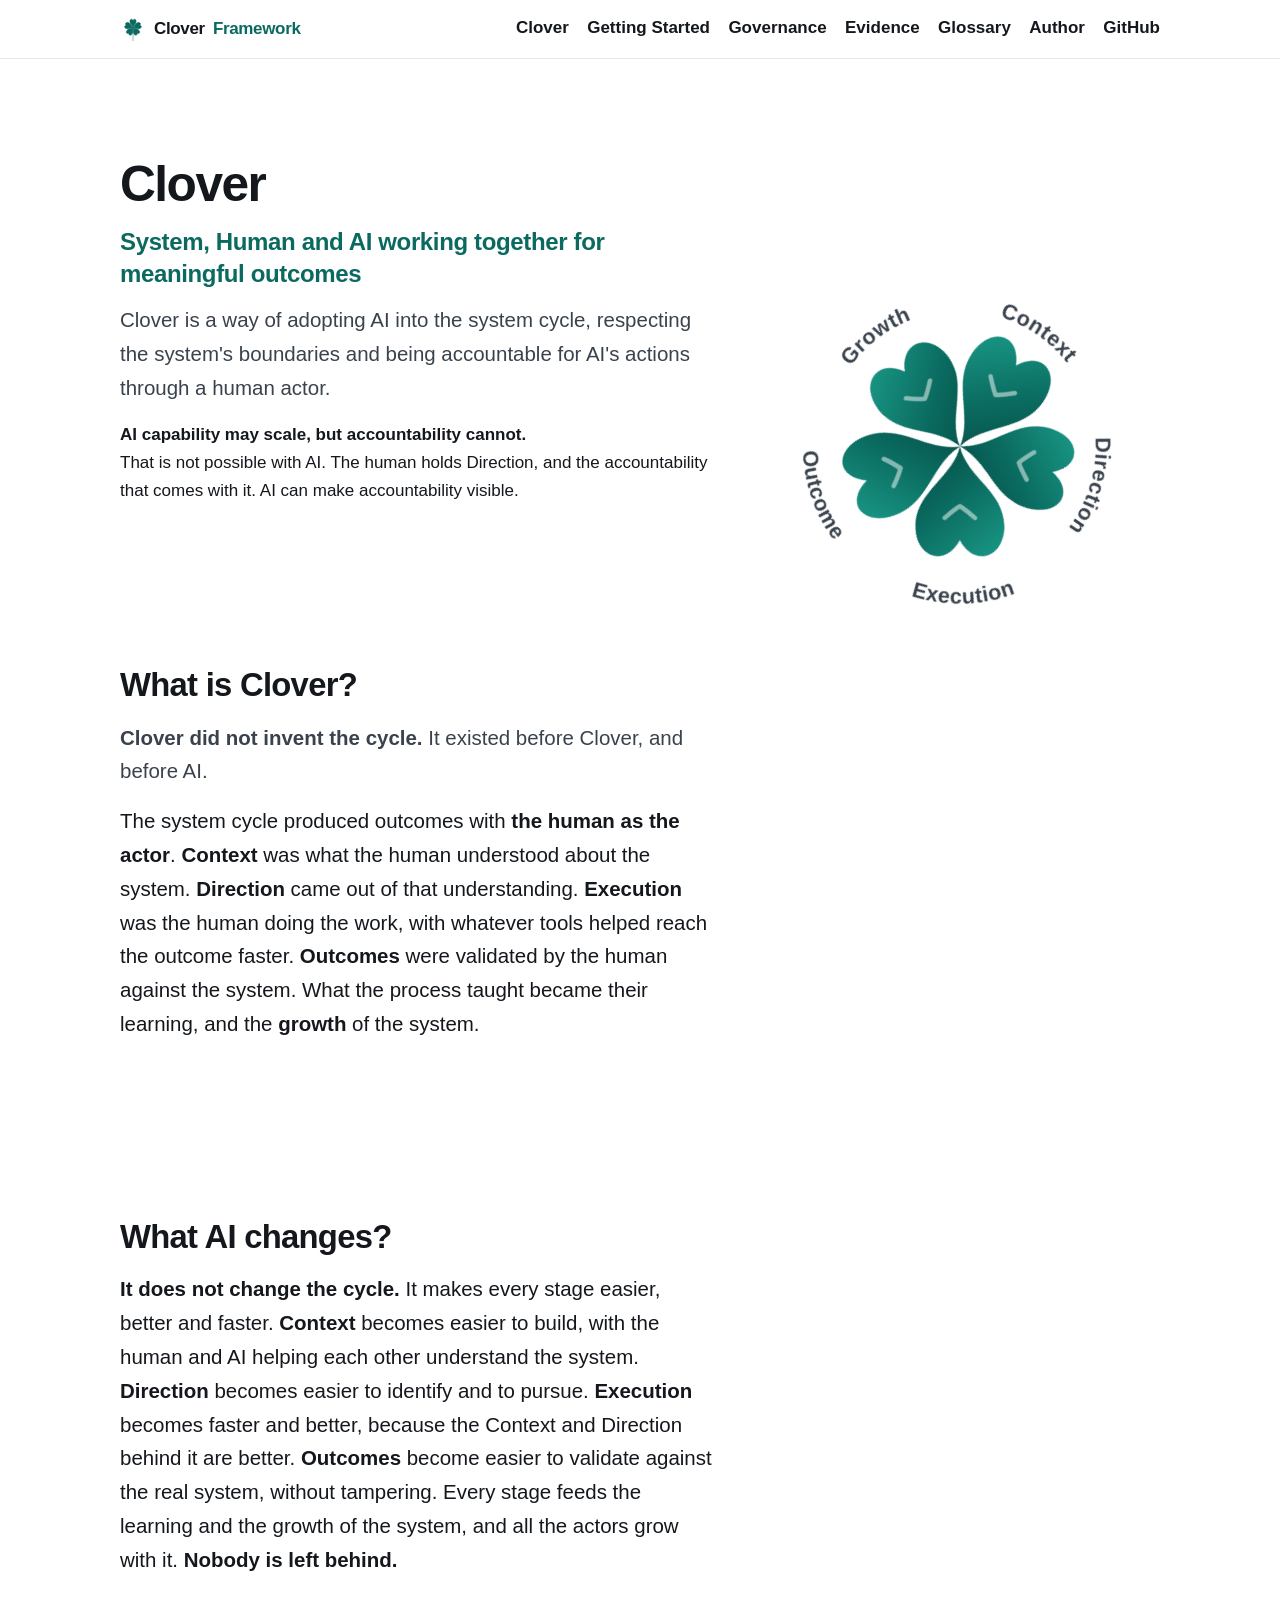
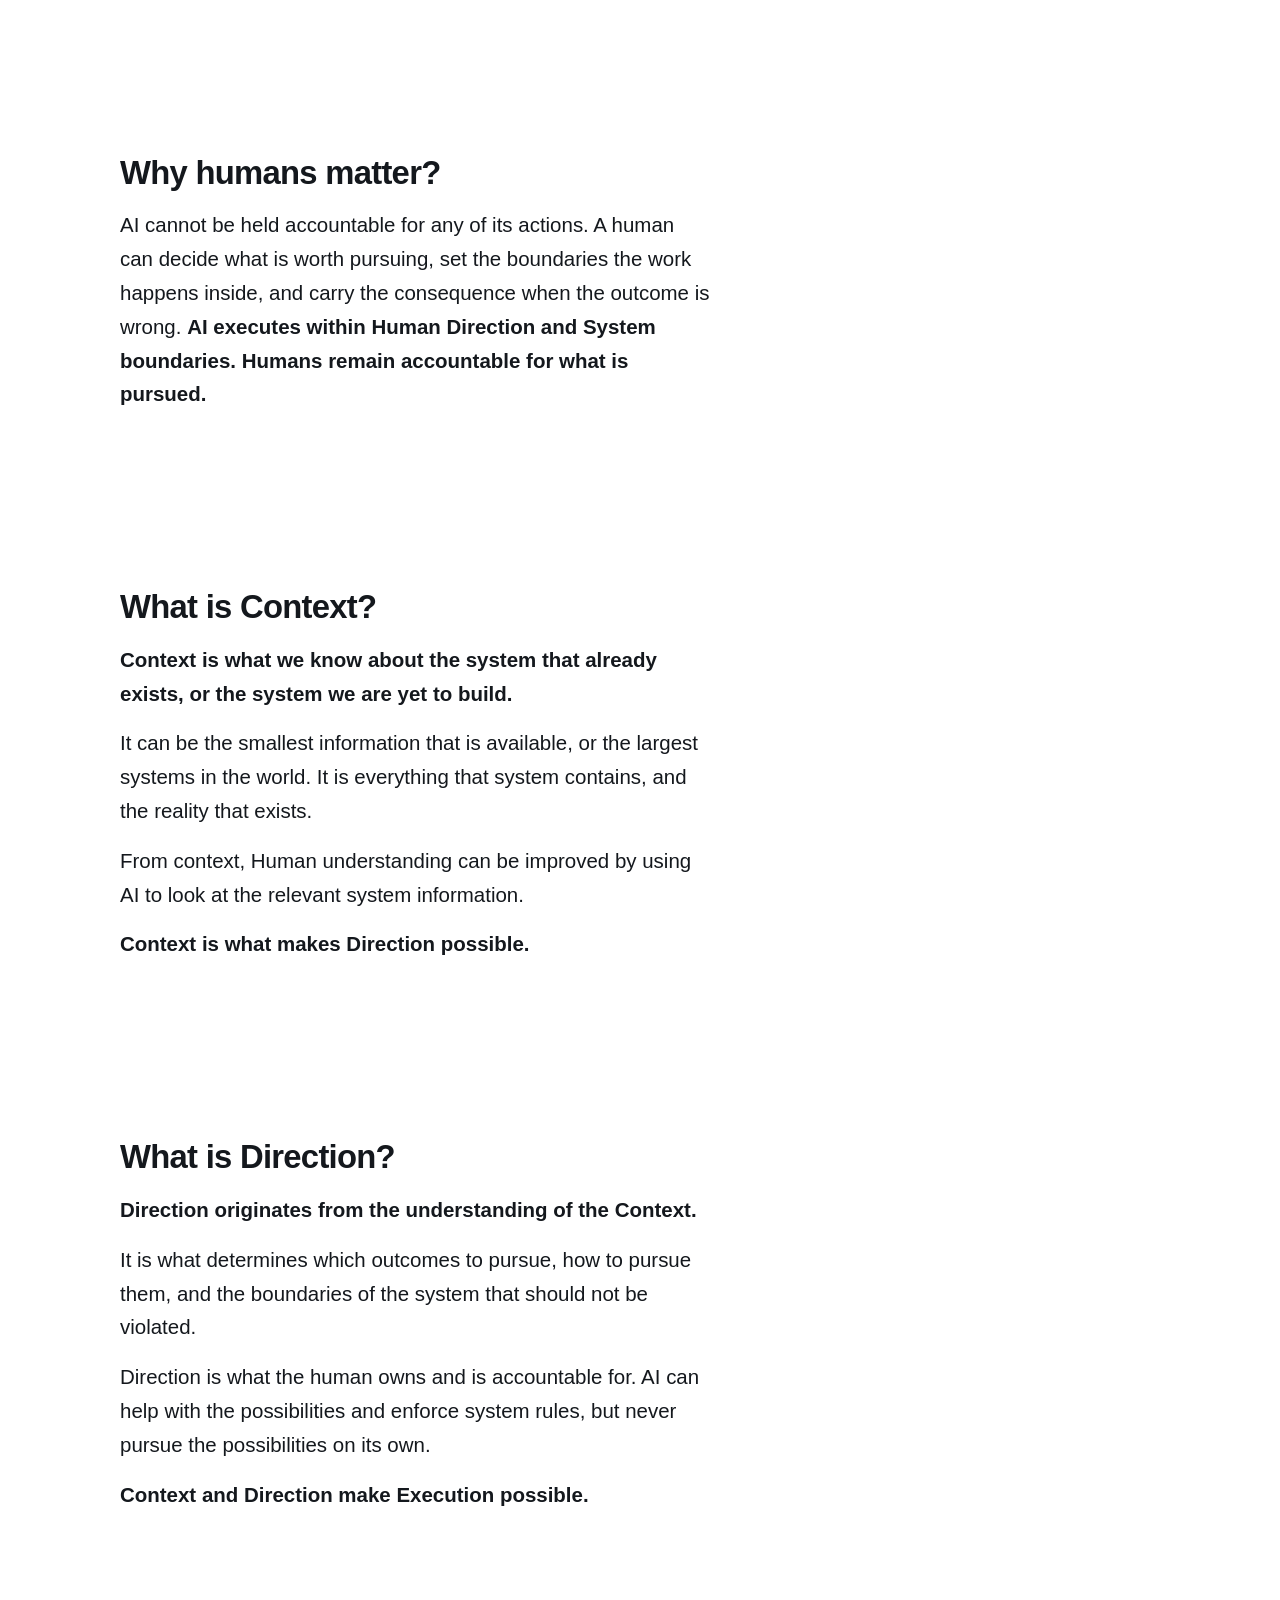
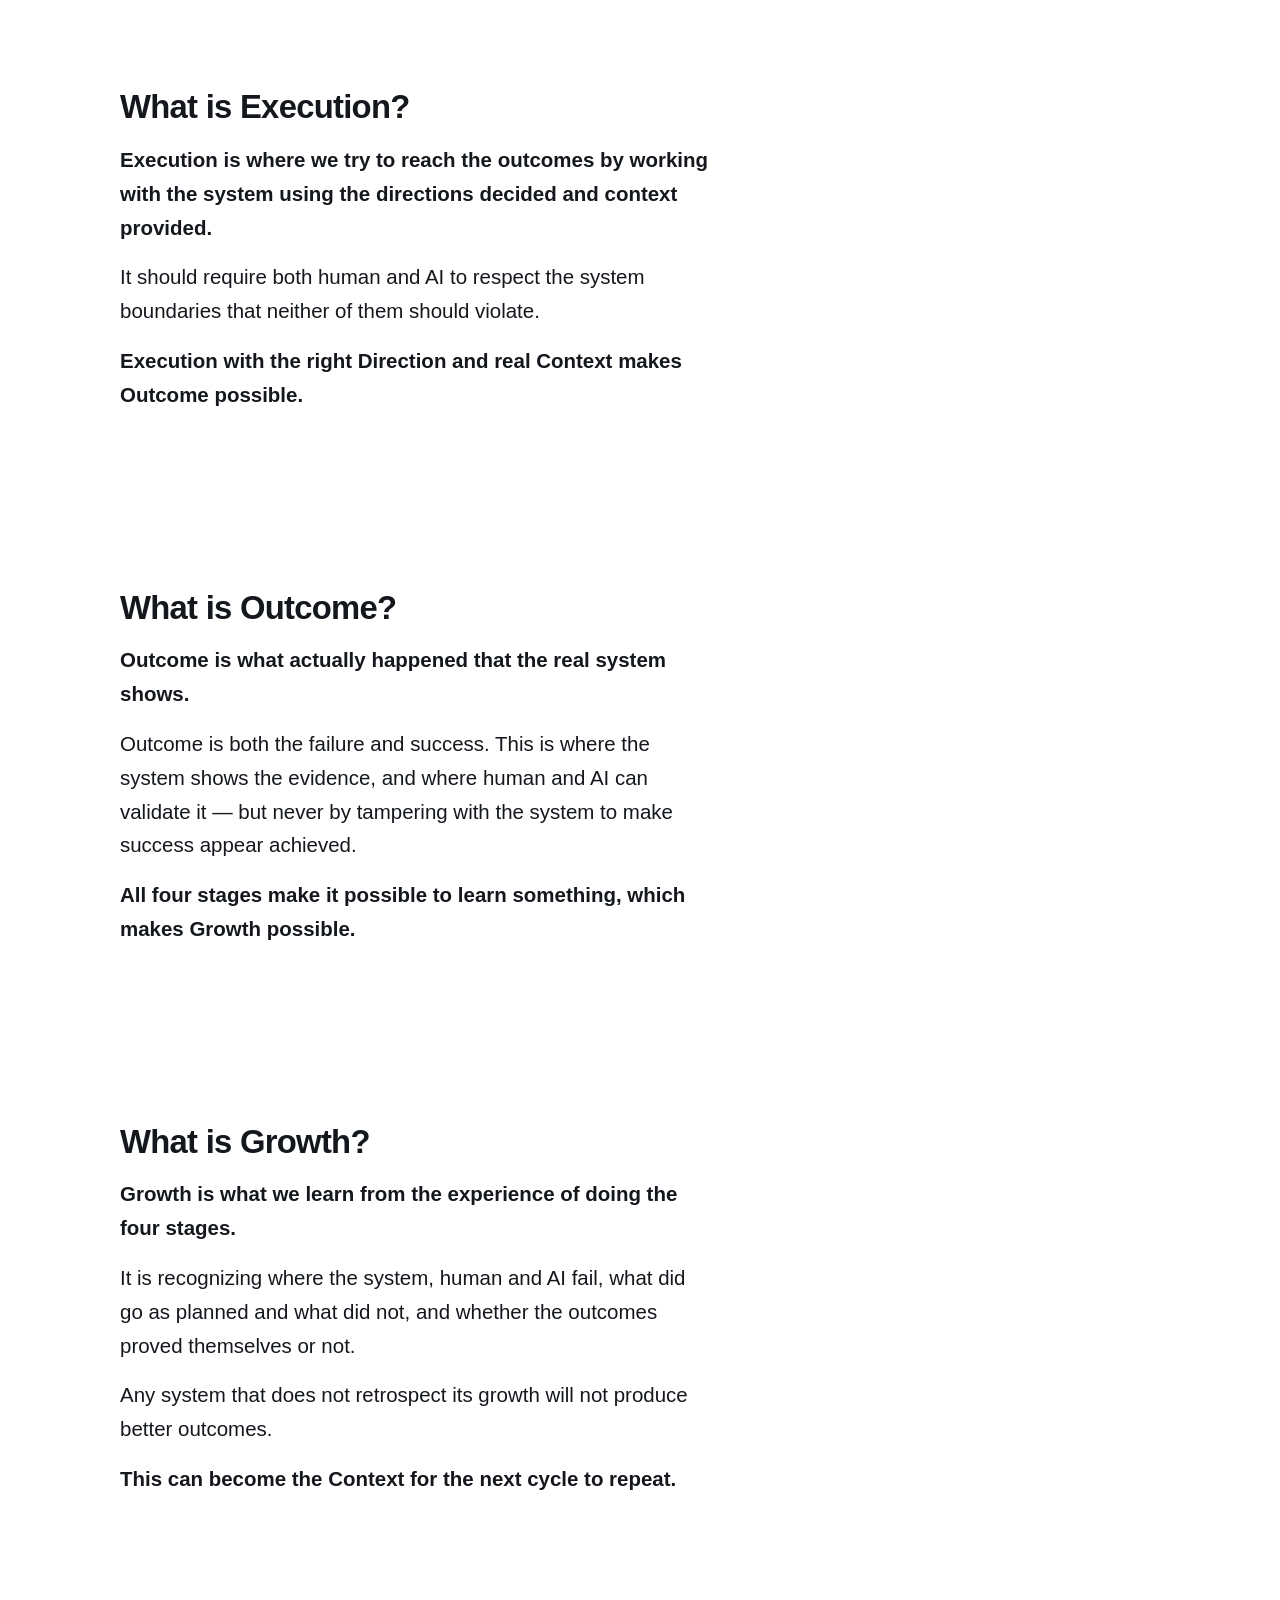
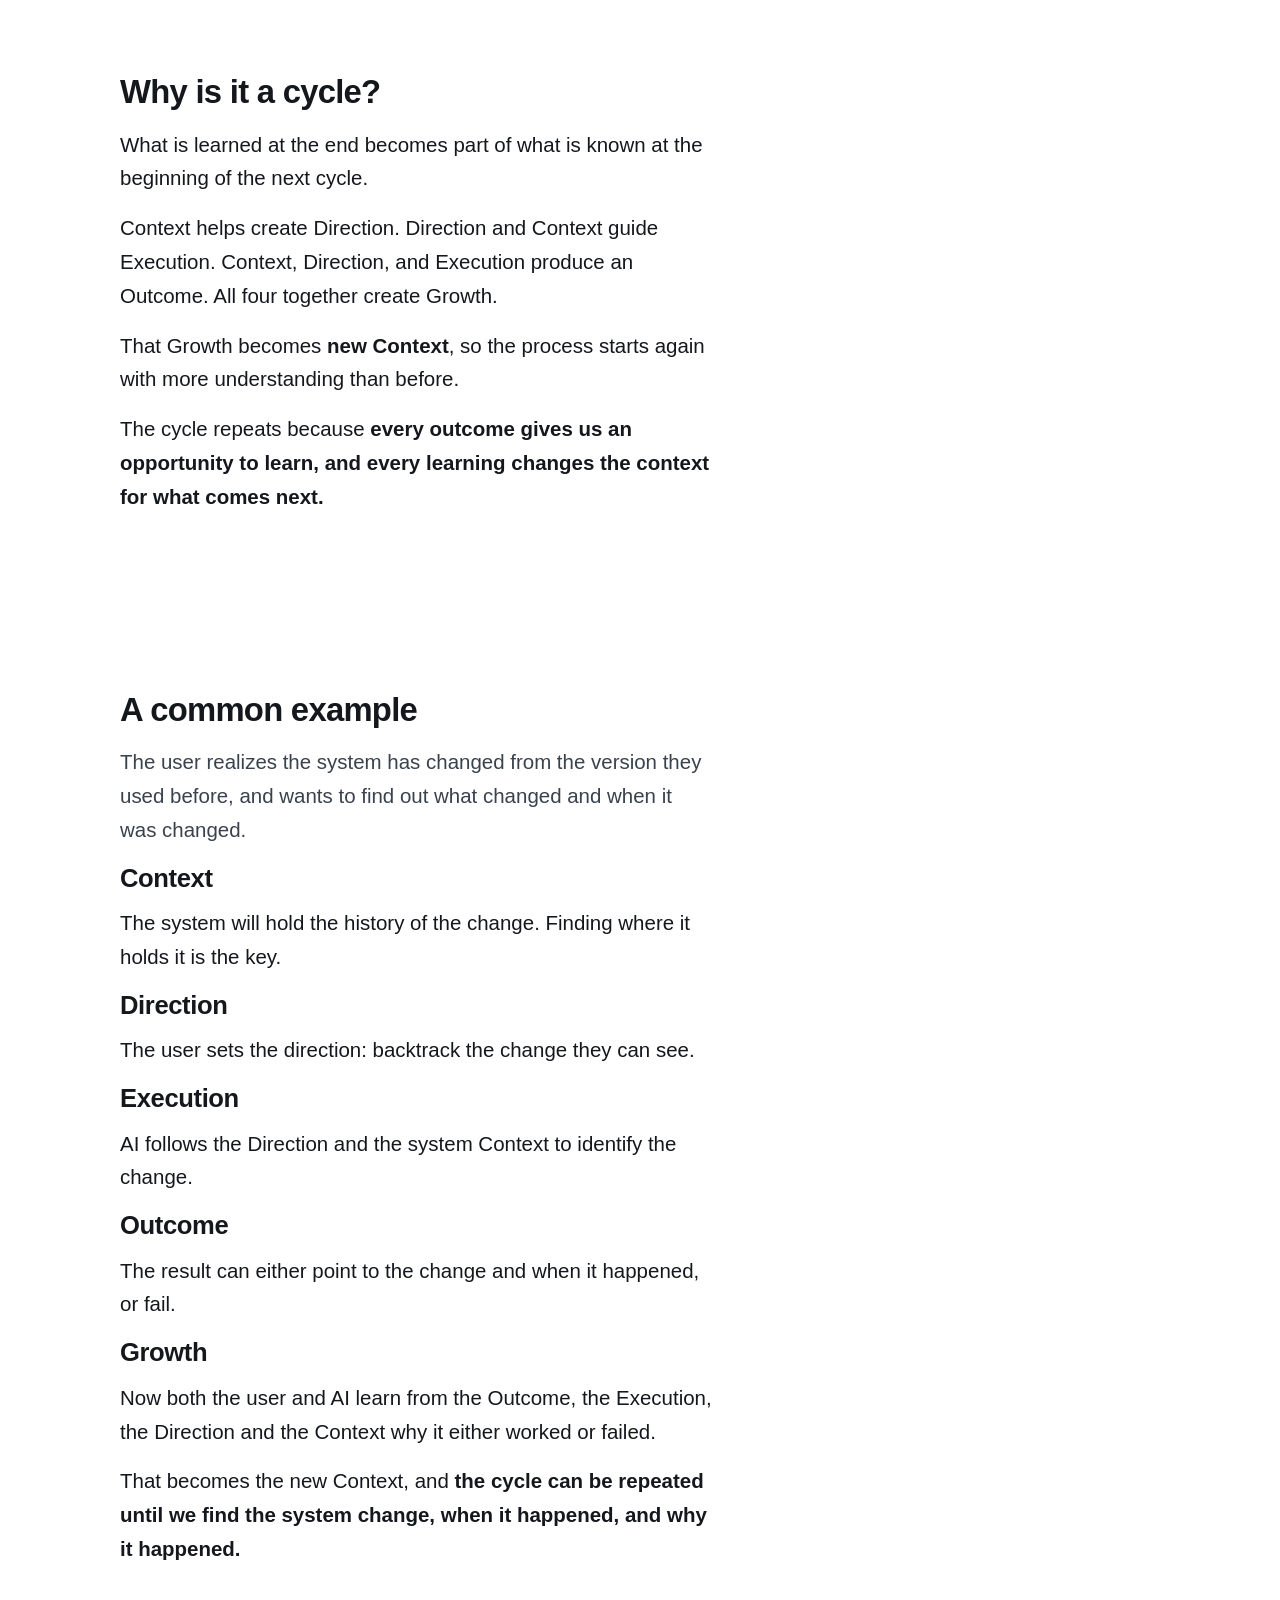
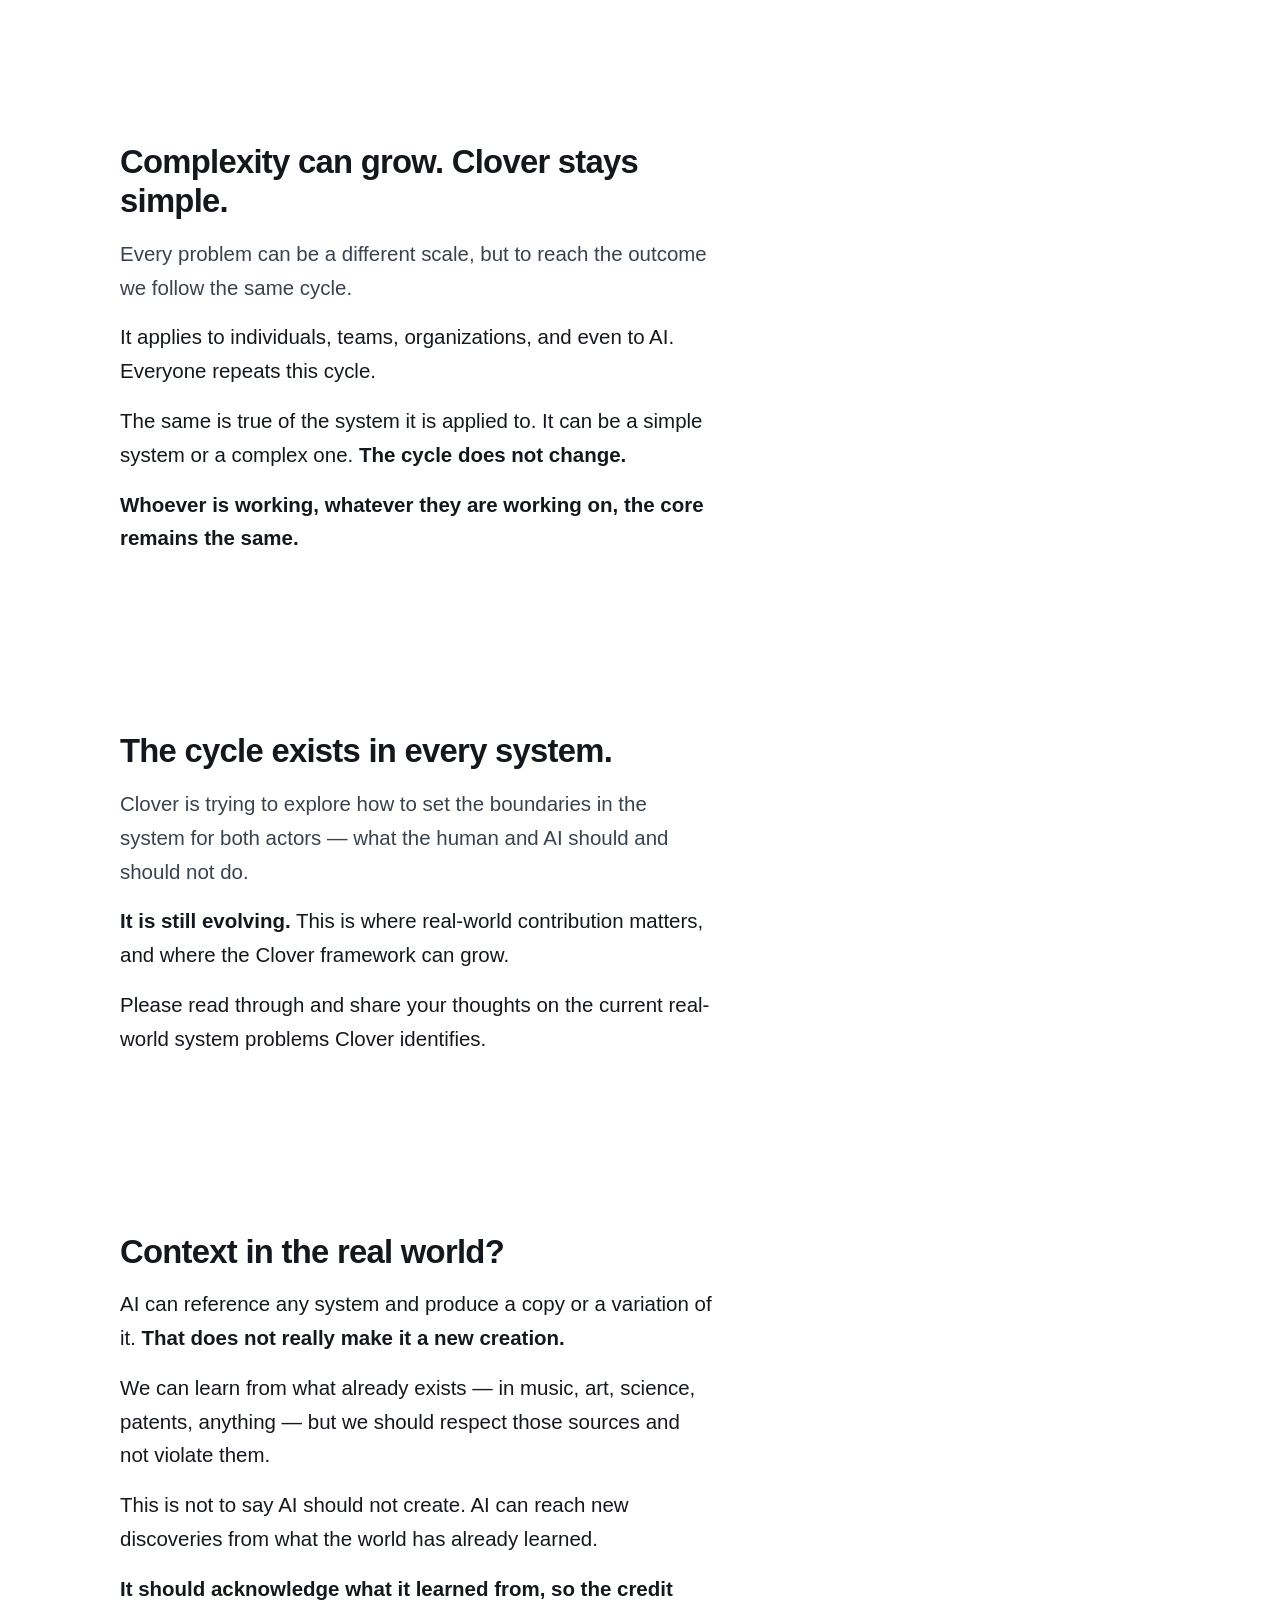
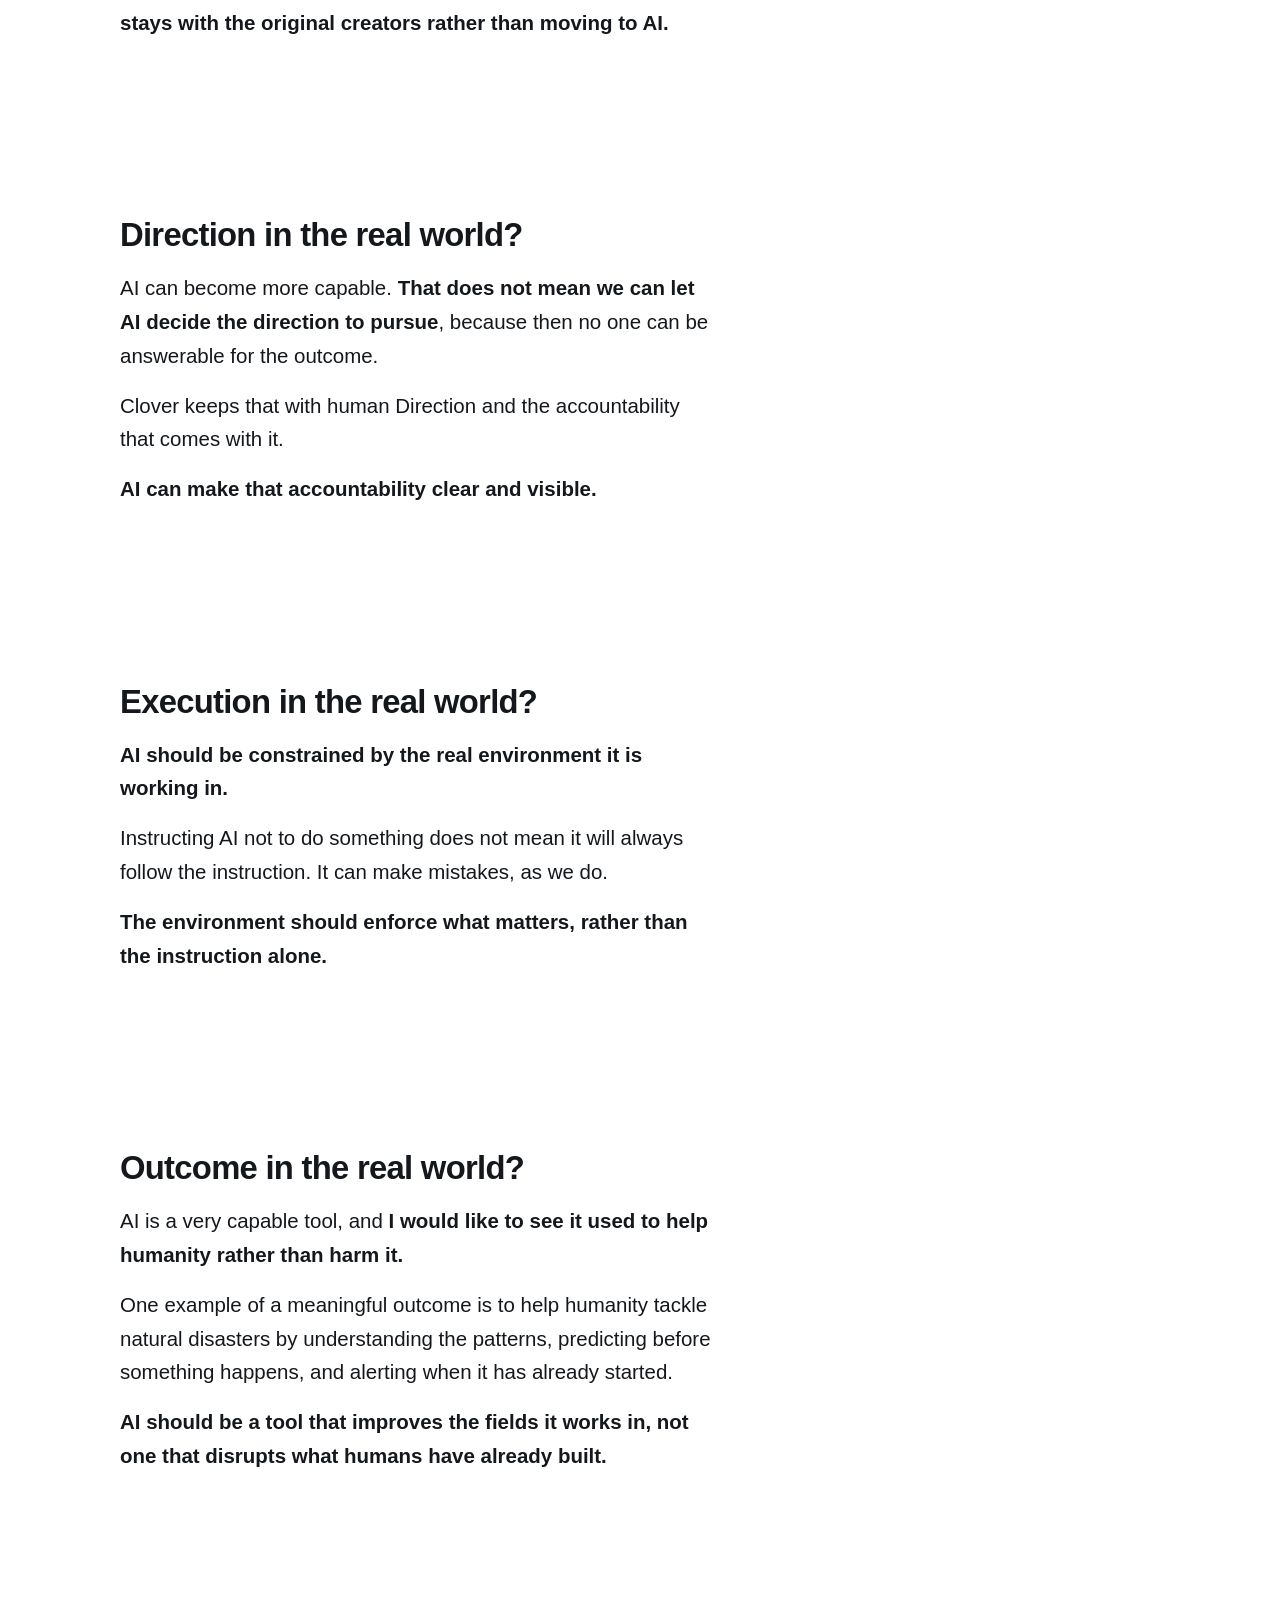
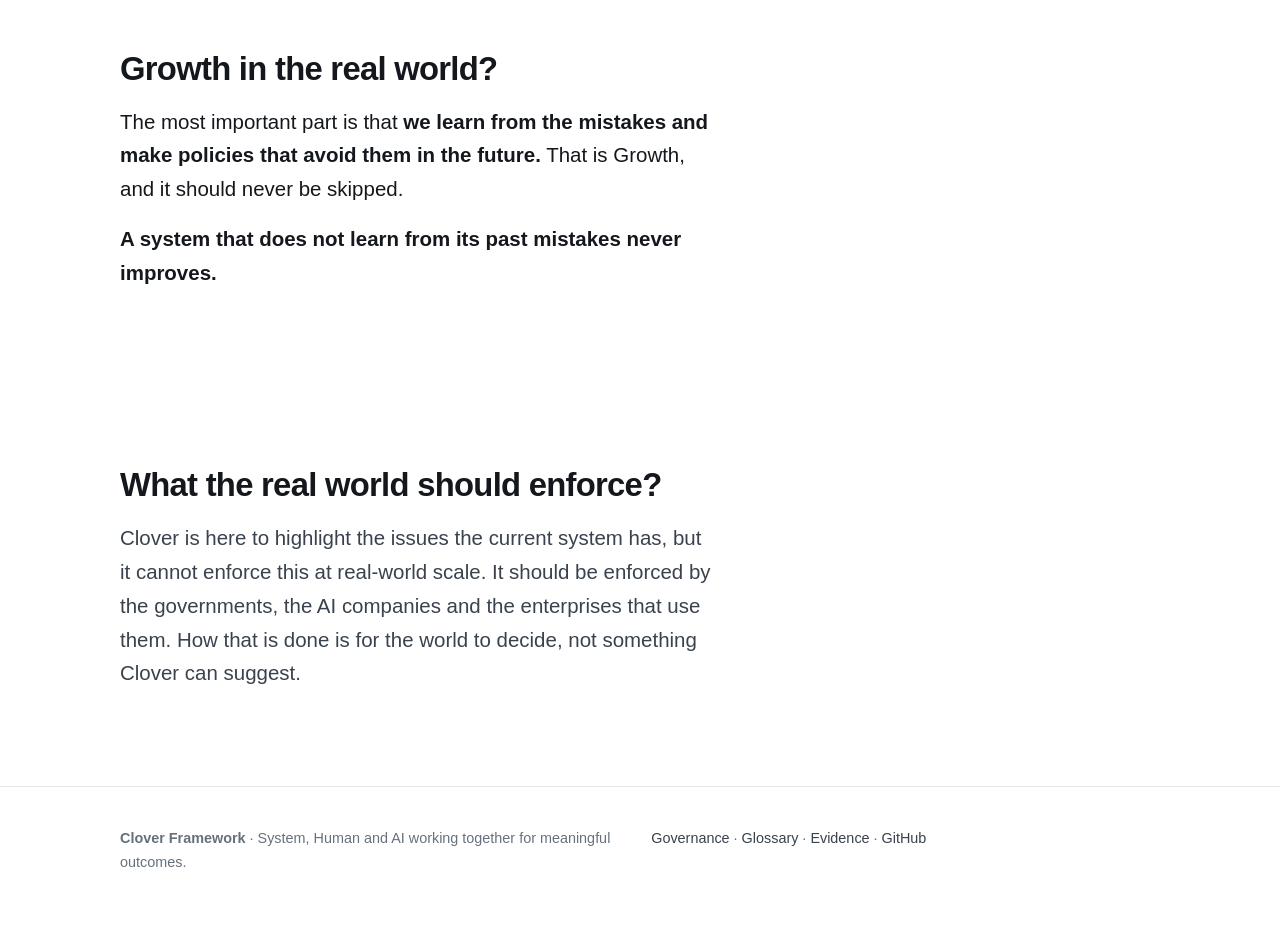
<file: site/index.html>
<!DOCTYPE html>
<html lang="en" class="no-js">
<head>
<meta charset="utf-8">
<meta name="viewport" content="width=device-width, initial-scale=1">
<title>Clover — System, Human and AI working together for meaningful outcomes</title>
<meta name="description" content="System, Human and AI working together for meaningful outcomes. Context, Direction, Execution, Outcome and Growth are the five stages of the system cycle, and each cycle starts from what the last one taught.">
<link rel="canonical" href="https://cloverframework.com/">
<meta property="og:title" content="Clover — System, Human and AI working together for meaningful outcomes">
<meta property="og:description" content="System, Human and AI working together for meaningful outcomes. Try the cycle: Context → Direction → Execution → Outcome → Growth.">
<meta property="og:type" content="website">
<meta property="og:url" content="https://cloverframework.com/">
<meta property="og:image" content="https://raw.githubusercontent.com/santhoshsathish94/clover-framework/main/assets/social-preview.png">
<meta property="og:image:width" content="1280">
<meta property="og:image:height" content="640">
<meta property="og:image:alt" content="Clover — System, Human and AI working together for meaningful outcomes.">
<meta name="twitter:card" content="summary_large_image">
<meta name="theme-color" content="#0a6a5f">
<link rel="stylesheet" href="styles.css?v=2.0.0">
<script>document.documentElement.className = 'js';</script>
</head>
<body>
<a class="skip" href="#main">Skip to content</a>
<svg class="clover-sprite" width="0" height="0" aria-hidden="true" focusable="false"><defs><path id="clover-leaf" d="M50 44C48 35 38 31 38 21C38 12 46 9 50 17C54 9 62 12 62 21C62 31 52 35 50 44Z"/><path id="clover-vein" d="M45.9 23.4C47.6 25 48.9 26.1 50 26.8C51.1 26.1 52.4 25 54.1 23.4"/><linearGradient id="leaf-fade" x1="0.18" y1="0.05" x2="0.8" y2="1"><stop offset="0" stop-color="#17907f"/><stop offset="0.55" stop-color="#0a6a5f"/><stop offset="1" stop-color="#064f47"/></linearGradient><path id="arc-top" d="M28.20 12.87 A38 38 0 0 1 71.80 12.87"/><path id="arc-upper-right" d="M72.87 13.65 A38 38 0 0 1 86.34 55.11"/><path id="arc-lower-right" d="M50.77 87.99 A44 44 0 0 0 91.60 58.33"/><path id="arc-lower-left" d="M8.40 58.33 A44 44 0 0 0 49.23 87.99"/><path id="arc-upper-left" d="M13.66 55.11 A38 38 0 0 1 27.13 13.65"/></defs></svg>
<header class="site-head"><div class="wrap"><a class="brand" href="./"><svg class="clover clover--brand" viewBox="0 0 100 100" aria-hidden="true" focusable="false"><path class="clover__stem" d="M50 48C50 68 50 80 50 95"/><use class="clover__leaf is-filled" href="#clover-leaf"/><use class="clover__leaf is-filled" href="#clover-leaf" transform="rotate(72 50 44)"/><use class="clover__leaf is-filled" href="#clover-leaf" transform="rotate(144 50 44)"/><use class="clover__leaf is-filled" href="#clover-leaf" transform="rotate(216 50 44)"/><use class="clover__leaf is-filled" href="#clover-leaf" transform="rotate(288 50 44)"/></svg>Clover <span>Framework</span></a><button class="nav-toggle" type="button" aria-expanded="false" aria-controls="site-nav"><span class="nav-toggle__box" aria-hidden="true"><span></span></span>Menu</button><nav class="site-nav" id="site-nav" aria-label="Primary"><a href="./" aria-current="page">Clover</a><a href="start/">Getting Started</a><a href="governance/">Governance</a><a href="evidence/">Evidence</a><a href="glossary/">Glossary</a><a href="author/">Author</a><a href="https://github.com/santhoshsathish94/clover-framework">GitHub</a></nav></div></header>
<main id="main" tabindex="-1">
<div class="pinned" data-story><div class="pinned__mark"><svg class="clover clover--hero" viewBox="-6 -10 112 110" role="group" aria-label="A five-leaf clover. The leaves are Context, Direction, Execution, Outcome and Growth."><g class="clover__spin"><a class="clover__leaf-hit" href="#stage-context" aria-label="Context is what we know about the system that already exists, or the system we are yet to build."><title>Context is what we know about the system that already exists, or the system we are yet to build.</title><g transform="translate(50 44) scale(1.005 1.02) translate(-50 -44)"><use class="clover__leaf is-filled story__leaf" data-leaf="context" href="#clover-leaf"/><use class="clover__vein" href="#clover-vein"/></g><text class="clover__label story__label" data-leaf="context" text-anchor="middle"><textPath href="#arc-top" startOffset="50%">Context</textPath></text></a><a class="clover__leaf-hit" href="#stage-direction" aria-label="Direction originates from the understanding of the Context."><title>Direction originates from the understanding of the Context.</title><g transform="rotate(70.8 50 44) translate(50 44) scale(0.968 0.994) translate(-50 -44)"><use class="clover__leaf is-filled story__leaf" data-leaf="direction" href="#clover-leaf"/><use class="clover__vein" href="#clover-vein"/></g><text class="clover__label story__label" data-leaf="direction" text-anchor="middle"><textPath href="#arc-upper-right" startOffset="50%">Direction</textPath></text></a><a class="clover__leaf-hit" href="#stage-execution" aria-label="Execution is where we try to reach the outcomes by working with the system using the directions decided and context provided."><title>Execution is where we try to reach the outcomes by working with the system using the directions decided and context provided.</title><g transform="rotate(145.4 50 44) translate(50 44) scale(1.038 0.972) translate(-50 -44)"><use class="clover__leaf is-filled story__leaf" data-leaf="execution" href="#clover-leaf"/><use class="clover__vein" href="#clover-vein"/></g><text class="clover__label story__label" data-leaf="execution" text-anchor="middle"><textPath href="#arc-lower-right" startOffset="50%">Execution</textPath></text></a><a class="clover__leaf-hit" href="#stage-outcome" aria-label="Outcome is what actually happened that the real system shows."><title>Outcome is what actually happened that the real system shows.</title><g transform="rotate(215.2 50 44) translate(50 44) scale(0.984 1.031) translate(-50 -44)"><use class="clover__leaf is-filled story__leaf" data-leaf="outcome" href="#clover-leaf"/><use class="clover__vein" href="#clover-vein"/></g><text class="clover__label story__label" data-leaf="outcome" text-anchor="middle"><textPath href="#arc-lower-left" startOffset="50%">Outcome</textPath></text></a><a class="clover__leaf-hit" href="#stage-growth" aria-label="Growth is what we learn from the experience of doing the four stages."><title>Growth is what we learn from the experience of doing the four stages.</title><g transform="rotate(288.9 50 44) translate(50 44) scale(1.022 0.963) translate(-50 -44)"><use class="clover__leaf is-filled story__leaf" data-leaf="growth" href="#clover-leaf"/><use class="clover__vein" href="#clover-vein"/></g><text class="clover__label story__label" data-leaf="growth" text-anchor="middle"><textPath href="#arc-upper-left" startOffset="50%">Growth</textPath></text></a></g></svg></div><section class="hero" id="overview"><div class="wrap"><div><h1>Clover</h1><p class="hero__tagline">System, Human and AI working together for meaningful outcomes</p><p class="lede">Clover is a way of adopting AI into the system cycle, respecting the system's boundaries and being accountable for AI's actions through a human actor.</p><p style="margin-top:1rem"><strong>AI capability may scale, but accountability cannot.</strong><br>That is not possible with AI. The human holds Direction, and the accountability that comes with it. AI can make accountability visible.</p></div></div></section>
<section class="band" id="capability"><div class="wrap"><h2>What is Clover?</h2><p class="lede"><strong>Clover did not invent the cycle.</strong> It existed before Clover, and before AI.</p><p>The system cycle produced outcomes with <strong>the human as the actor</strong>. <strong>Context</strong> was what the human understood about the system. <strong>Direction</strong> came out of that understanding. <strong>Execution</strong> was the human doing the work, with whatever tools helped reach the outcome faster. <strong>Outcomes</strong> were validated by the human against the system. What the process taught became their learning, and the <strong>growth</strong> of the system.</p></div></section>
<section class="band" id="ai-changes"><div class="wrap"><h2>What AI changes?</h2><p><strong>It does not change the cycle.</strong> It makes every stage easier, better and faster. <strong>Context</strong> becomes easier to build, with the human and AI helping each other understand the system. <strong>Direction</strong> becomes easier to identify and to pursue. <strong>Execution</strong> becomes faster and better, because the Context and Direction behind it are better. <strong>Outcomes</strong> become easier to validate against the real system, without tampering. Every stage feeds the learning and the growth of the system, and all the actors grow with it. <strong>Nobody is left behind.</strong></p></div></section>
<section class="band" id="humans"><div class="wrap"><h2>Why humans matter?</h2><p>AI cannot be held accountable for any of its actions. A human can decide what is worth pursuing, set the boundaries the work happens inside, and carry the consequence when the outcome is wrong. <strong>AI executes within Human Direction and System boundaries. Humans remain accountable for what is pursued.</strong></p></div></section>
<section class="band stage" id="stage-context" data-leaf="context"><div class="wrap"><h2>What is Context?</h2><p><strong>Context is what we know about the system that already exists, or the system we are yet to build.</strong></p><p>It can be the smallest information that is available, or the largest systems in the world. It is everything that system contains, and the reality that exists.</p><p>From context, Human understanding can be improved by using AI to look at the relevant system information.</p><p><strong>Context is what makes Direction possible.</strong></p></div></section>
<section class="band stage" id="stage-direction" data-leaf="direction"><div class="wrap"><h2>What is Direction?</h2><p><strong>Direction originates from the understanding of the Context.</strong></p><p>It is what determines which outcomes to pursue, how to pursue them, and the boundaries of the system that should not be violated.</p><p>Direction is what the human owns and is accountable for. AI can help with the possibilities and enforce system rules, but never pursue the possibilities on its own.</p><p><strong>Context and Direction make Execution possible.</strong></p></div></section>
<section class="band stage" id="stage-execution" data-leaf="execution"><div class="wrap"><h2>What is Execution?</h2><p><strong>Execution is where we try to reach the outcomes by working with the system using the directions decided and context provided.</strong></p><p>It should require both human and AI to respect the system boundaries that neither of them should violate.</p><p><strong>Execution with the right Direction and real Context makes Outcome possible.</strong></p></div></section>
<section class="band stage" id="stage-outcome" data-leaf="outcome"><div class="wrap"><h2>What is Outcome?</h2><p><strong>Outcome is what actually happened that the real system shows.</strong></p><p>Outcome is both the failure and success. This is where the system shows the evidence, and where human and AI can validate it — but never by tampering with the system to make success appear achieved.</p><p><strong>All four stages make it possible to learn something, which makes Growth possible.</strong></p></div></section>
<section class="band stage" id="stage-growth" data-leaf="growth"><div class="wrap"><h2>What is Growth?</h2><p><strong>Growth is what we learn from the experience of doing the four stages.</strong></p><p>It is recognizing where the system, human and AI fail, what did go as planned and what did not, and whether the outcomes proved themselves or not.</p><p>Any system that does not retrospect its growth will not produce better outcomes.</p><p><strong>This can become the Context for the next cycle to repeat.</strong></p></div></section>
<section class="band" id="why-cycle"><div class="wrap"><h2>Why is it a cycle?</h2><p>What is learned at the end becomes part of what is known at the beginning of the next cycle.</p><p>Context helps create Direction. Direction and Context guide Execution. Context, Direction, and Execution produce an Outcome. All four together create Growth.</p><p>That Growth becomes <strong>new Context</strong>, so the process starts again with more understanding than before.</p><p>The cycle repeats because <strong>every outcome gives us an opportunity to learn, and every learning changes the context for what comes next.</strong></p></div></section>
<section class="band" id="try"><div class="wrap"><h2>A common example</h2><p class="lede">The user realizes the system has changed from the version they used before, and wants to find out what changed and when it was changed.</p><h3>Context</h3><p>The system will hold the history of the change. Finding where it holds it is the key.</p><h3>Direction</h3><p>The user sets the direction: backtrack the change they can see.</p><h3>Execution</h3><p>AI follows the Direction and the system Context to identify the change.</p><h3>Outcome</h3><p>The result can either point to the change and when it happened, or fail.</p><h3>Growth</h3><p>Now both the user and AI learn from the Outcome, the Execution, the Direction and the Context why it either worked or failed.</p><p>That becomes the new Context, and <strong>the cycle can be repeated until we find the system change, when it happened, and why it happened.</strong></p></div></section>
<section class="band" id="scale"><div class="wrap"><h2>Complexity can grow. Clover stays simple.</h2><p class="lede">Every problem can be a different scale, but to reach the outcome we follow the same cycle.</p><p>It applies to individuals, teams, organizations, and even to AI. Everyone repeats this cycle.</p><p>The same is true of the system it is applied to. It can be a simple system or a complex one. <strong>The cycle does not change.</strong></p><p><strong>Whoever is working, whatever they are working on, the core remains the same.</strong></p></div></section>
<section class="band" id="evidence-preview"><div class="wrap"><h2>The cycle exists in every system.</h2><p class="lede">Clover is trying to explore how to set the boundaries in the system for both actors — what the human and AI should and should not do.</p><p><strong>It is still evolving.</strong> This is where real-world contribution matters, and where the Clover framework can grow.</p><p>Please read through and share your thoughts on the current real-world system problems Clover identifies.</p></div></section>
<section class="band stage" id="real-world-context" data-leaf="context"><div class="wrap"><h2>Context in the real world?</h2><p>AI can reference any system and produce a copy or a variation of it. <strong>That does not really make it a new creation.</strong></p><p>We can learn from what already exists — in music, art, science, patents, anything — but we should respect those sources and not violate them.</p><p>This is not to say AI should not create. AI can reach new discoveries from what the world has already learned.</p><p><strong>It should acknowledge what it learned from, so the credit stays with the original creators rather than moving to AI.</strong></p></div></section>
<section class="band stage" id="real-world-direction" data-leaf="direction"><div class="wrap"><h2>Direction in the real world?</h2><p>AI can become more capable. <strong>That does not mean we can let AI decide the direction to pursue</strong>, because then no one can be answerable for the outcome.</p><p>Clover keeps that with human Direction and the accountability that comes with it.</p><p><strong>AI can make that accountability clear and visible.</strong></p></div></section>
<section class="band stage" id="real-world-execution" data-leaf="execution"><div class="wrap"><h2>Execution in the real world?</h2><p><strong>AI should be constrained by the real environment it is working in.</strong></p><p>Instructing AI not to do something does not mean it will always follow the instruction. It can make mistakes, as we do.</p><p><strong>The environment should enforce what matters, rather than the instruction alone.</strong></p></div></section>
<section class="band stage" id="real-world-outcome" data-leaf="outcome"><div class="wrap"><h2>Outcome in the real world?</h2><p>AI is a very capable tool, and <strong>I would like to see it used to help humanity rather than harm it.</strong></p><p>One example of a meaningful outcome is to help humanity tackle natural disasters by understanding the patterns, predicting before something happens, and alerting when it has already started.</p><p><strong>AI should be a tool that improves the fields it works in, not one that disrupts what humans have already built.</strong></p></div></section>
<section class="band stage" id="real-world-growth" data-leaf="growth"><div class="wrap"><h2>Growth in the real world?</h2><p>The most important part is that <strong>we learn from the mistakes and make policies that avoid them in the future.</strong> That is Growth, and it should never be skipped.</p><p><strong>A system that does not learn from its past mistakes never improves.</strong></p></div></section>
<section class="band" id="enforce"><div class="wrap"><h2>What the real world should enforce?</h2><p class="lede">Clover is here to highlight the issues the current system has, but it cannot enforce this at real-world scale. It should be enforced by the governments, the AI companies and the enterprises that use them. How that is done is for the world to decide, not something Clover can suggest.</p></div></section></div>
</main>
<footer class="site-foot"><div class="wrap"><p><strong>Clover Framework</strong> · System, Human and AI working together for meaningful outcomes.</p><p><a href="governance/">Governance</a> · <a href="glossary/">Glossary</a> · <a href="evidence/">Evidence</a> · <a href="https://github.com/santhoshsathish94/clover-framework">GitHub</a></p></div></footer>
<script src="app.js?v=2.0.0" defer></script>
</body>
</html>
</file>
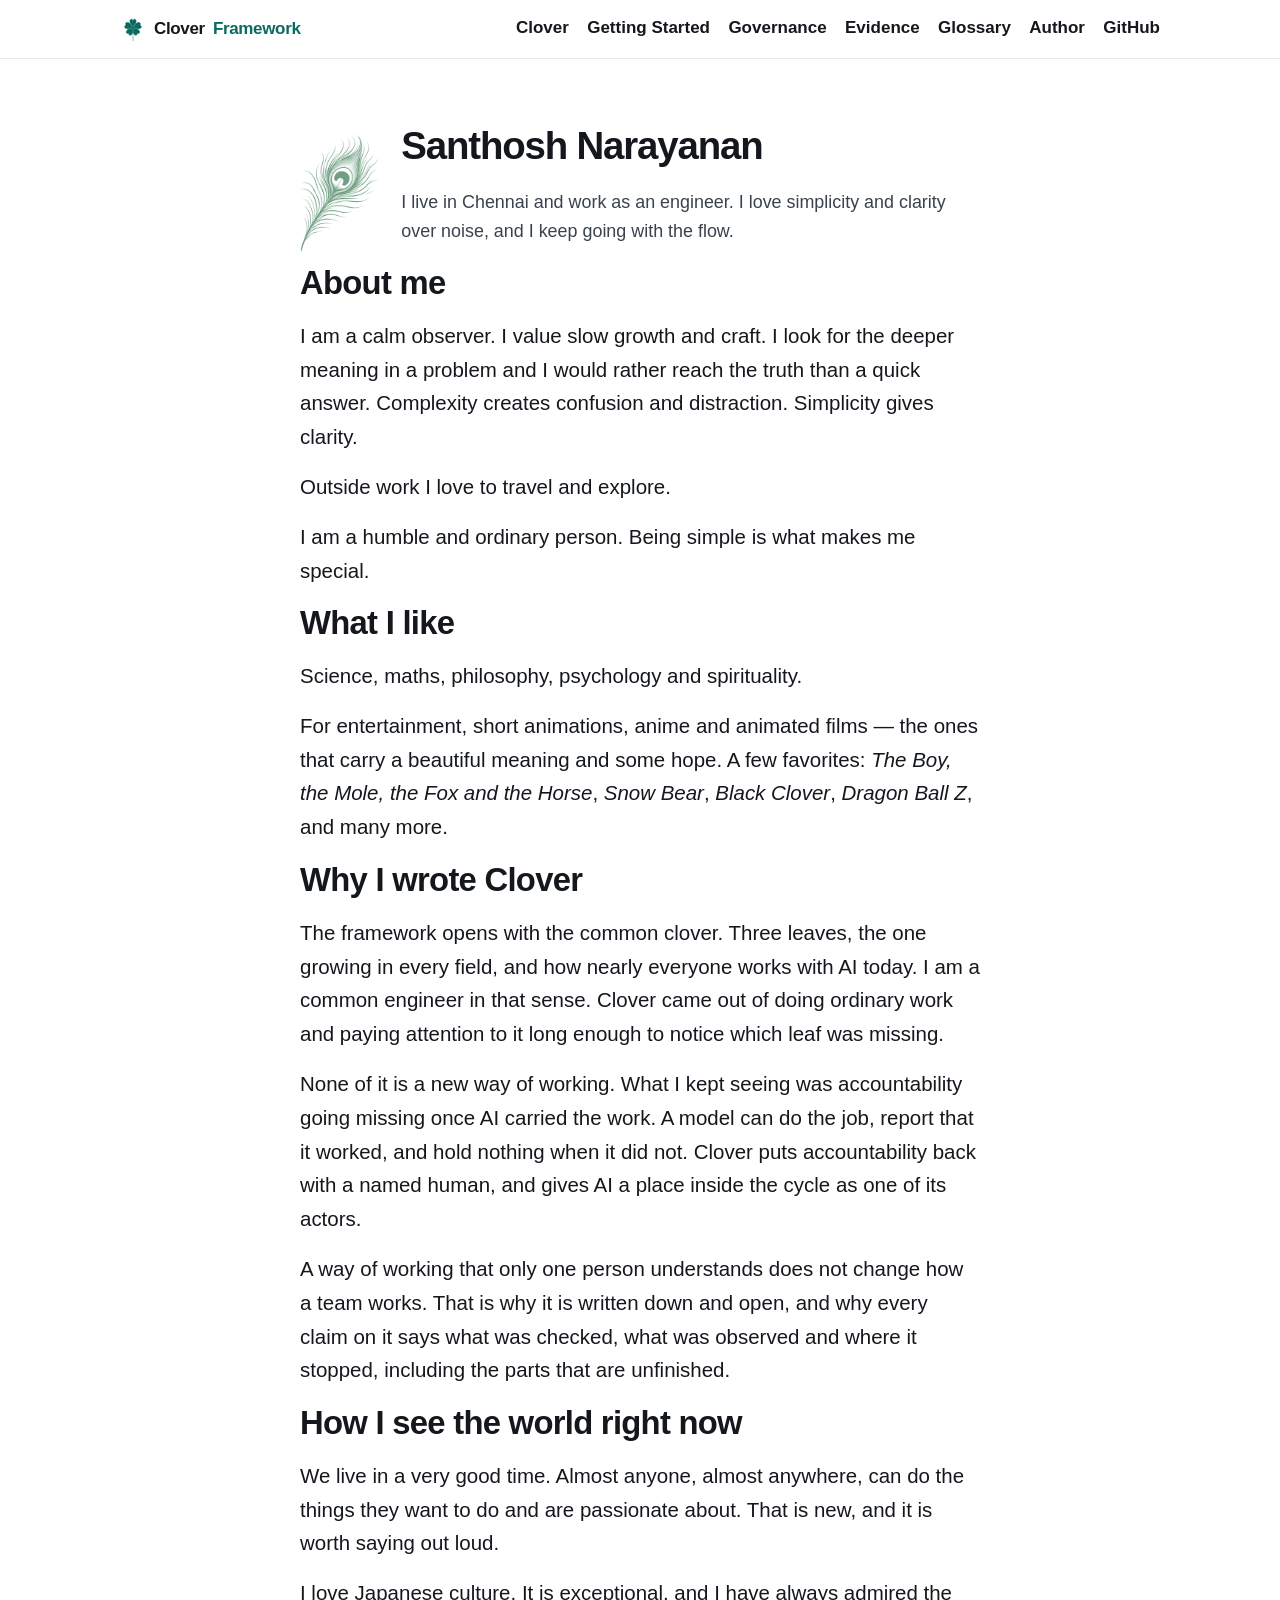
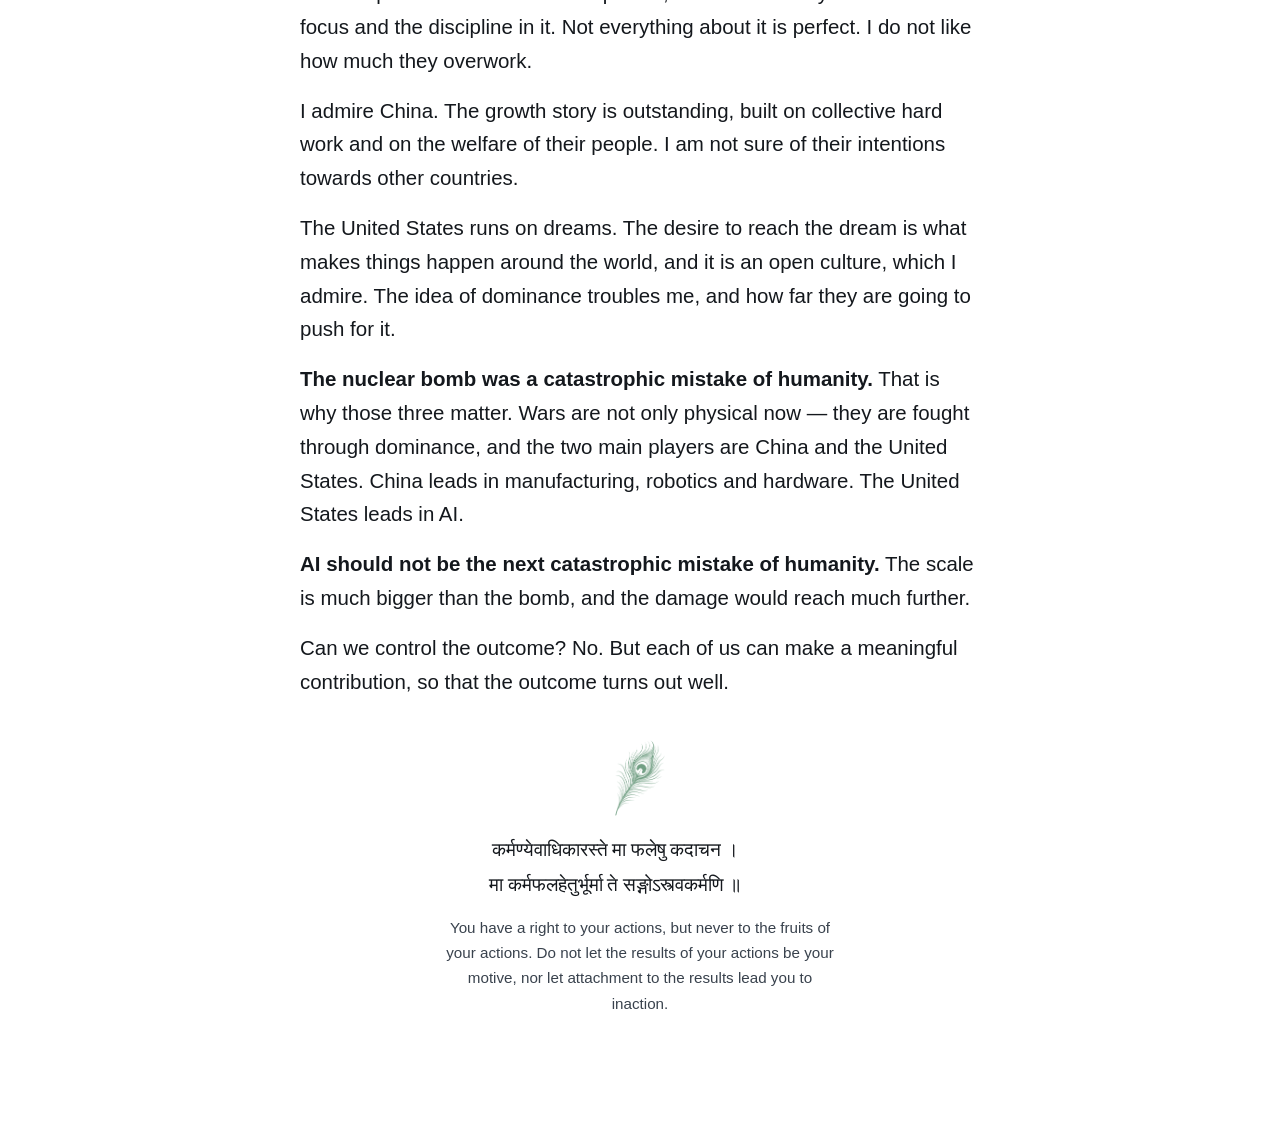
<file: site/author/index.html>
<!DOCTYPE html>
<html lang="en" class="no-js">
<head>
<meta charset="utf-8">
<meta name="viewport" content="width=device-width, initial-scale=1">
<title>The author — Clover</title>
<meta name="description" content="Santhosh Narayanan. I live in Chennai and work as an engineer. I love simplicity and clarity over noise, and I keep going with the flow.">
<link rel="canonical" href="https://cloverframework.com/author/">
<meta property="og:title" content="The author — Clover">
<meta property="og:description" content="Santhosh Narayanan. An engineer in Chennai who values simplicity over noise, and why that led to writing Clover down and giving it away.">
<meta property="og:type" content="profile">
<meta property="og:url" content="https://cloverframework.com/author/">
<meta property="og:image" content="https://raw.githubusercontent.com/santhoshsathish94/clover-framework/main/assets/social-preview.png">
<meta name="twitter:card" content="summary_large_image">
<meta name="theme-color" content="#0a6a5f">
<link rel="stylesheet" href="../styles.css?v=2.0.0">
<script>document.documentElement.className = 'js';</script>
</head>
<body>
<a class="skip" href="#main">Skip to content</a>

<!-- Same single leaf definition the home page uses, for the header brand mark. -->
<svg class="clover-sprite" width="0" height="0" aria-hidden="true" focusable="false">
  <defs>
    <path id="clover-leaf" d="M50 44C48 35 38 31 38 21C38 12 46 9 50 17C54 9 62 12 62 21C62 31 52 35 50 44Z"/>
  </defs>
</svg>

<header class="site-head">
  <div class="wrap">
    <a class="brand" href="../">
      <svg class="clover clover--brand" viewBox="0 0 100 100" aria-hidden="true" focusable="false">
        <path class="clover__stem" d="M50 48C50 68 50 80 50 95"/>
        <use class="clover__leaf is-filled" href="#clover-leaf"/>
        <use class="clover__leaf is-filled" href="#clover-leaf" transform="rotate(72 50 44)"/>
        <use class="clover__leaf is-filled" href="#clover-leaf" transform="rotate(144 50 44)"/>
        <use class="clover__leaf is-filled" href="#clover-leaf" transform="rotate(216 50 44)"/>
        <use class="clover__leaf is-filled" href="#clover-leaf" transform="rotate(288 50 44)"/>
      </svg>
      Clover <span>Framework</span></a>
    <button class="nav-toggle" type="button" aria-expanded="false" aria-controls="site-nav">
      <span class="nav-toggle__box" aria-hidden="true"><span></span></span>Menu
    </button>
    <nav class="site-nav" id="site-nav" aria-label="Primary">
      <a href="../">Clover</a>
      <a href="../start/">Getting Started</a>
      <a href="../governance/">Governance</a>
      <a href="../evidence/">Evidence</a>
      <a href="../glossary/">Glossary</a>
      <a href="./" aria-current="page">Author</a>
      <a href="https://github.com/santhoshsathish94/clover-framework">GitHub</a>
    </nav>
  </div>
</header>

<main id="main" tabindex="-1" class="narrow" style="padding-block: clamp(2.5rem,6vw,4rem) clamp(4.5rem,11vw,8rem)">

  <div class="author-head">
    <img class="feather feather--lg" src="../assets/peacock-feather.png" alt="A peacock feather."
         width="214" height="320">
    <div>
      <h1 style="font-size:clamp(1.8rem,4vw,2.4rem)">Santhosh Narayanan</h1>
      <p class="lede">I live in Chennai and work as an engineer. I love simplicity and clarity over
        noise, and I keep going with the flow.</p>
    </div>
  </div>

  <h2>About me</h2>
  <p>I am a calm observer. I value slow growth and craft. I look for the deeper meaning in a problem
    and I would rather reach the truth than a quick answer. Complexity creates confusion and
    distraction. Simplicity gives clarity.</p>
  <p>Outside work I love to travel and explore.</p>
  <p>I am a humble and ordinary person. Being simple is what makes me special.</p>

  <h2>What I like</h2>
  <p>Science, maths, philosophy, psychology and spirituality.</p>
  <p>For entertainment, short animations, anime and animated films — the ones that carry a beautiful
    meaning and some hope. A few favorites: <em>The Boy, the Mole, the Fox and the Horse</em>,
    <em>Snow Bear</em>, <em>Black Clover</em>, <em>Dragon Ball Z</em>, and many more.</p>

  <h2>Why I wrote Clover</h2>
  <p>The framework opens with the common clover. Three leaves, the one growing in every field, and
    how nearly everyone works with AI today. I am a common engineer in that sense. Clover came out of
    doing ordinary work and paying attention to it long enough to notice which leaf was missing.</p>
  <p>None of it is a new way of working. What I kept seeing was accountability going missing once AI
    carried the work. A model can do the job, report that it worked, and hold nothing when it did not.
    Clover puts accountability back with a named human, and gives AI a place inside the cycle as one
    of its actors.</p>
  <p>A way of working that only one person understands does not change how a team works. That is why
    it is written down and open, and why every claim on it says what was checked, what was observed
    and where it stopped, including the parts that are unfinished.</p>

  <h2>How I see the world right now</h2>
  <p>We live in a very good time. Almost anyone, almost anywhere, can do the things they want to do
    and are passionate about. That is new, and it is worth saying out loud.</p>
  <p>I love Japanese culture. It is exceptional, and I have always admired the focus and the
    discipline in it. Not everything about it is perfect. I do not like how much they overwork.</p>
  <p>I admire China. The growth story is outstanding, built on collective hard work and on the
    welfare of their people. I am not sure of their intentions towards other countries.</p>
  <p>The United States runs on dreams. The desire to reach the dream is what makes things happen
    around the world, and it is an open culture, which I admire. The idea of dominance troubles me,
    and how far they are going to push for it.</p>
  <p><strong>The nuclear bomb was a catastrophic mistake of humanity.</strong> That is why those
    three matter. Wars are not only physical now — they are fought through dominance, and the two
    main players are China and the United States. China leads in manufacturing, robotics and
    hardware. The United States leads in AI.</p>
  <p><strong>AI should not be the next catastrophic mistake of humanity.</strong> The scale is much
    bigger than the bomb, and the damage would reach much further.</p>
  <p>Can we control the outcome? No. But each of us can make a meaningful contribution, so that the
    outcome turns out well.</p>

  <blockquote class="verse">
    <img class="feather feather--sm" src="../assets/peacock-feather.png" alt="" aria-hidden="true"
         width="214" height="320">
    <p lang="sa">कर्मण्येवाधिकारस्ते मा फलेषु कदाचन ।<br>
      मा कर्मफलहेतुर्भूर्मा ते सङ्गोऽस्त्वकर्मणि ॥</p>
    <p class="verse__meaning">You have a right to your actions, but never to the fruits of your
      actions. Do not let the results of your actions be your motive, nor let attachment to the
      results lead you to inaction.</p>
  </blockquote>
</main>

<script src="../app.js?v=2.0.0" defer></script>
</body>
</html>
</file>
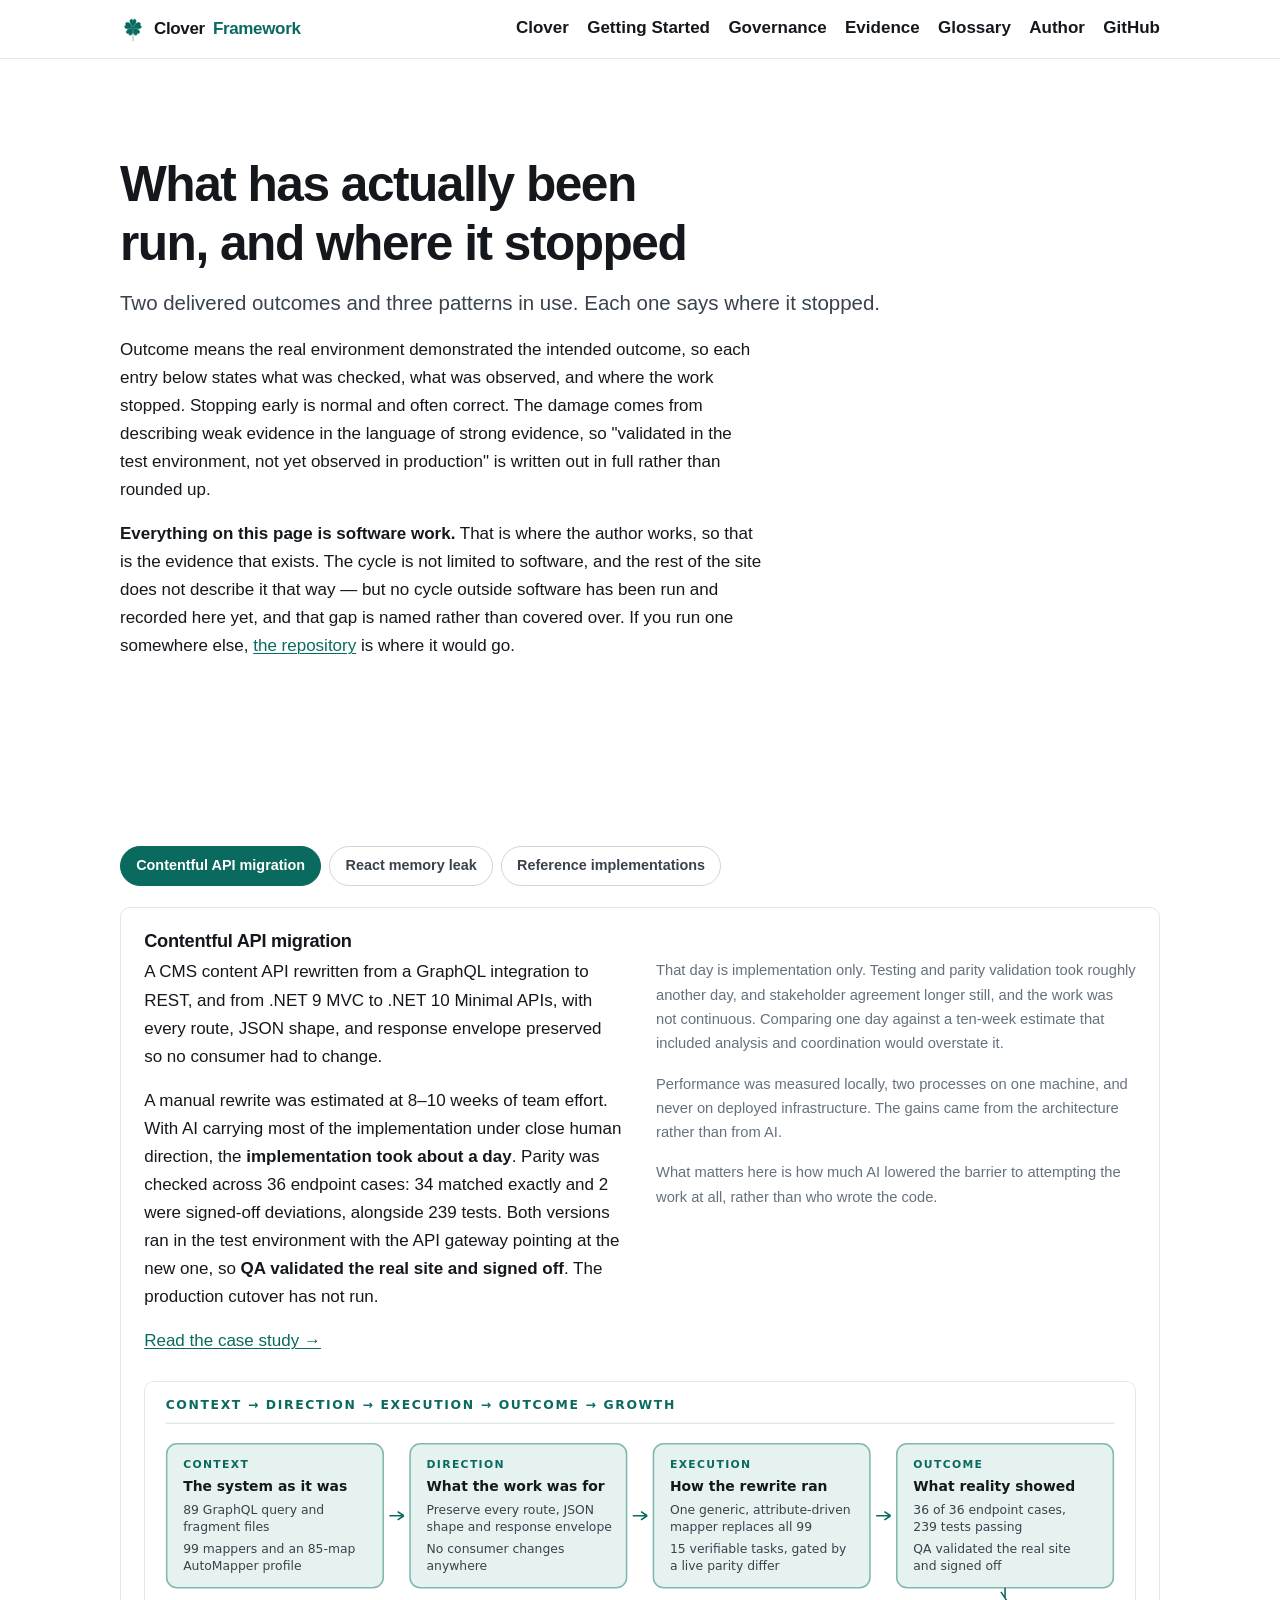
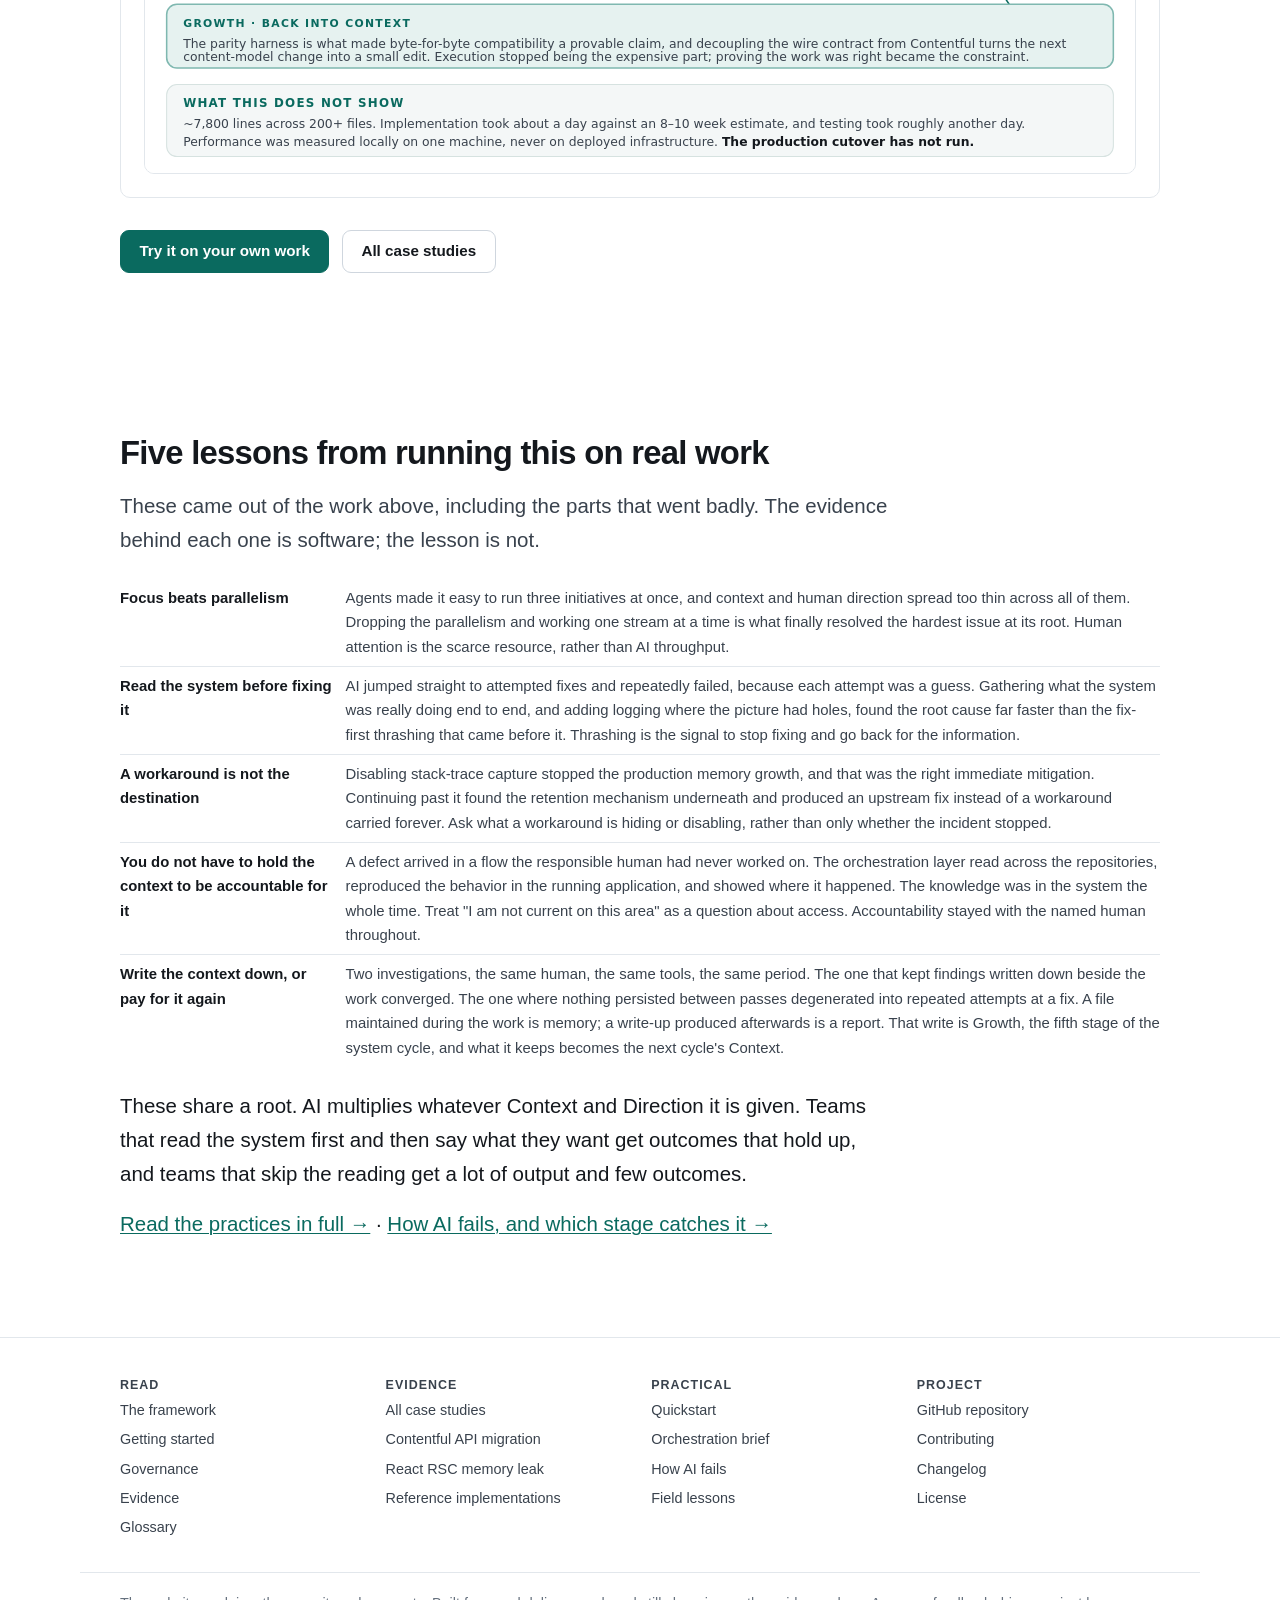
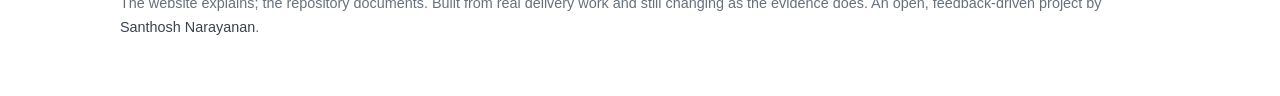
<file: site/evidence/index.html>
<!DOCTYPE html>
<html lang="en" class="no-js">
<head>
<meta charset="utf-8">
<meta name="viewport" content="width=device-width, initial-scale=1">
<title>Evidence — Clover</title>
<meta name="description" content="Two delivered outcomes and three patterns in use, all of them software work. Each one says what was checked, what was observed, and where the work stopped.">
<link rel="canonical" href="https://cloverframework.com/evidence/">
<meta property="og:title" content="Evidence — Clover">
<meta property="og:description" content="Production case studies and reference implementations, each stating where it stopped. One cutover has not run and one upstream fix is not merged, and both say so.">
<meta property="og:type" content="article">
<meta property="og:url" content="https://cloverframework.com/evidence/">
<meta property="og:image" content="https://raw.githubusercontent.com/santhoshsathish94/clover-framework/main/assets/social-preview.png">
<meta name="twitter:card" content="summary_large_image">
<meta name="theme-color" content="#0a6a5f">
<link rel="stylesheet" href="../styles.css?v=2.0.0">
<script>document.documentElement.className = 'js';</script>
</head>
<body>
<a class="skip" href="#main">Skip to content</a>

<svg class="clover-sprite" width="0" height="0" aria-hidden="true" focusable="false">
  <defs>
    <path id="clover-leaf" d="M50 44C48 35 38 31 38 21C38 12 46 9 50 17C54 9 62 12 62 21C62 31 52 35 50 44Z"/>
  </defs>
</svg>

<header class="site-head">
  <div class="wrap">
    <a class="brand" href="../">
      <svg class="clover clover--brand" viewBox="0 0 100 100" aria-hidden="true" focusable="false">
        <path class="clover__stem" d="M50 48C50 68 50 80 50 95"/>
        <use class="clover__leaf is-filled" href="#clover-leaf"/>
        <use class="clover__leaf is-filled" href="#clover-leaf" transform="rotate(72 50 44)"/>
        <use class="clover__leaf is-filled" href="#clover-leaf" transform="rotate(144 50 44)"/>
        <use class="clover__leaf is-filled" href="#clover-leaf" transform="rotate(216 50 44)"/>
        <use class="clover__leaf is-filled" href="#clover-leaf" transform="rotate(288 50 44)"/>
      </svg>
      Clover <span>Framework</span></a>
    <button class="nav-toggle" type="button" aria-expanded="false" aria-controls="site-nav">
      <span class="nav-toggle__box" aria-hidden="true"><span></span></span>Menu
    </button>
    <nav class="site-nav" id="site-nav" aria-label="Primary">
      <a href="../">Clover</a>
      <a href="../start/">Getting Started</a>
      <a href="../governance/">Governance</a>
      <a href="./" aria-current="page">Evidence</a>
      <a href="../glossary/">Glossary</a>
      <a href="../author/">Author</a>
      <a href="https://github.com/santhoshsathish94/clover-framework">GitHub</a>
    </nav>
  </div>
</header>

<main id="main" tabindex="-1">

  <section class="hero" id="overview">
    <div class="wrap">
      <h1>What has actually been run, and where it stopped</h1>
      <p class="lede">Two delivered outcomes and three patterns in use. Each one says where it
        stopped.</p>
      <p>Outcome means the real environment demonstrated the intended outcome, so each entry below
        states what was checked, what was observed, and where the work stopped. Stopping early is
        normal and often correct. The damage comes from describing weak evidence in the language of
        strong evidence, so "validated in the test environment, not yet observed in production" is
        written out in full rather than rounded up.</p>
      <p><strong>Everything on this page is software work.</strong> That is where the author works, so
        that is the evidence that exists. The cycle is not limited to software, and the rest of the
        site does not describe it that way — but no cycle outside software has been run and recorded
        here yet, and that gap is named rather than covered over. If you run one somewhere else,
        <a href="https://github.com/santhoshsathish94/clover-framework">the repository</a> is where it
        would go.</p>
    </div>
  </section>

  <!-- ============ THE CASES ============ -->
  <section class="band" id="cases">
    <div class="wrap">
      <div class="tabs" data-tabs="evidence">
        <div class="tablist" role="tablist" aria-label="Evidence">
          <button class="tab" role="tab" id="ev-t1" aria-controls="ev-p1" aria-selected="true">Contentful API migration</button>
          <button class="tab" role="tab" id="ev-t2" aria-controls="ev-p2" aria-selected="false">React memory leak</button>
          <button class="tab" role="tab" id="ev-t3" aria-controls="ev-p3" aria-selected="false">Reference implementations</button>
        </div>

        <div class="panel is-active" role="tabpanel" id="ev-p1" aria-labelledby="ev-t1" data-panel tabindex="0">
          <h3>Contentful API migration</h3>
          <div class="panel__cols">
            <div>
              <p>A CMS content API rewritten from a GraphQL integration to REST, and from .NET 9 MVC to
                .NET 10 Minimal APIs, with every route, JSON shape, and response envelope preserved so no
                consumer had to change.</p>
              <p>A manual rewrite was estimated at 8–10 weeks of team effort. With AI carrying most of the
                implementation under close human direction, the <strong>implementation took about a
                day</strong>. Parity was checked across 36 endpoint cases: 34 matched exactly and 2 were
                signed-off deviations, alongside 239 tests. Both versions ran in the test environment with
                the API gateway pointing at the new one, so <strong>QA validated the real site and signed
                off</strong>. The production cutover has not run.</p>
              <p><a href="https://github.com/santhoshsathish94/clover-framework/blob/main/case-studies/01-contentful-migration.md">Read the case study →</a></p>
            </div>
            <div>
              <p class="note">That day is implementation only. Testing and parity validation took roughly
                another day, and stakeholder agreement longer still, and the work was not continuous.
                Comparing one day against a ten-week estimate that included analysis and coordination
                would overstate it.</p>
              <p class="note">Performance was measured locally, two processes on one machine, and never on
                deployed infrastructure. The gains came from the architecture rather than from AI.</p>
              <p class="note">What matters here is how much AI lowered the barrier to attempting the work
                at all, rather than who wrote the code.</p>
            </div>
          </div>
          <figure class="diagram">
            <img src="../assets/case-study-01-contentful-migration.svg?v=2.0.0" alt="The migration as one Clover cycle. Context: 89 GraphQL files and 99 mappers. Direction: preserve every route and JSON shape. Execution: one generic mapper and 15 verifiable tasks gated by a live parity differ. Outcome: 36 of 36 endpoint cases and 239 tests, with QA signing off. Growth: the parity harness is what made byte-for-byte compatibility provable, and decoupling the wire contract from Contentful turns the next content-model change into a small edit. Implementation took about a day against an 8 to 10 week estimate, performance was measured locally only, and the production cutover has not run." loading="lazy" width="960" height="380">
          </figure>
        </div>

        <div class="panel" role="tabpanel" id="ev-p2" aria-labelledby="ev-t2" data-panel tabindex="0">
          <h3>A React Server Components memory leak, traced upstream</h3>
          <div class="panel__cols">
            <div>
              <p>A production application was crashing with out-of-memory errors. A blunt Node flag stopped
                the growth and stabilized production, and it also stripped error-stack detail everywhere.
                The mitigation was validated on a fleet running the same image: 113 restarts without the
                flag, zero with it, over about six and a half hours.</p>
            </div>
            <div>
              <p>The investigation continued past the workaround, traced the retention mechanism into
                React's <code>react-server</code> renderer, and produced a one-file fix contributed
                upstream so other applications need not carry the same workaround.</p>
              <p class="case__status">Status: a CI-green pull request, <strong>not merged</strong>.</p>
              <p><a href="https://github.com/santhoshsathish94/clover-framework/blob/main/case-studies/02-react-rsc-memory-leak.md">Read the case study →</a></p>
            </div>
          </div>
          <figure class="diagram">
            <img src="../assets/case-study-02-react-rsc-memory-leak.svg?v=2.0.0" alt="Five stages. Context: server memory grew without bound under sustained load. Direction: stabilize the incident with a Node stack-trace flag, then keep investigating past the workaround. Execution: find the cause in React's react-server renderer, where a cleanup Error retains the completed render's cache scope, and contribute a one-file fix upstream. Outcome: the fleet soak validated the mitigation rather than the patch, and the pull request is CI-green and not merged. Growth: a repeatable retained-heap harness turned it leaks into a provable before and after, and the layer where the symptom appeared was not the layer that owned it." loading="lazy" width="960" height="380">
          </figure>
        </div>

        <div class="panel" role="tabpanel" id="ev-p3" aria-labelledby="ev-t3" data-panel tabindex="0">
          <h3>Built and used against real organizational data</h3>
          <div class="panel__cols">
            <div>
              <p>Cross-team knowledge access, production exception remediation, and multi-repository
                defect remediation.</p>
              <p>Knowledge access has answered <strong>real production and support incidents</strong>,
                including a data-synchronization failure that had survived an overnight investigation after
                the owning team had gone.</p>
            </div>
            <div>
              <p>The remediation patterns have run on real work through existing review and deployment
                approvals. None is an always-on capability or adopted organization-wide, and each still
                depends on a human providing the map and holding the approvals.</p>
              <p><a href="https://github.com/santhoshsathish94/clover-framework/blob/main/docs/reference-implementations.md">Read the reference implementations →</a></p>
            </div>
          </div>
          <figure class="diagram">
            <img src="../assets/reference-cross-team-knowledge-access.svg?v=2.0.0" alt="Cross-team knowledge access. Read-only access to repositories and documentation, logs and telemetry, datasources, and job definitions feeds an orchestration layer that reads across all of it at the asker's own privileges. A human asks what happened and why, and points at where to look first. The answer comes back with the files and logs it was drawn from. Growth: what each question establishes about where the knowledge actually lived goes back into Context, so the next question starts nearer the answer." loading="lazy" width="960" height="372">
            <figcaption>Cross-team knowledge access</figcaption>
          </figure>
          <figure class="diagram">
<img src="../assets/reference-production-exception-remediation.svg?v=2.0.0" alt="Production exception remediation. A recurring production exception, then reading the code across every repository plus the logs and the running application, then a proposal carrying the root cause, the exact scope, the tests and the signal to expect. A human approves before anything reaches production, and the ticket closes when the original signal is shown resolved. Growth: what the cycle established outlives the ticket, so a recurring exception is recognized rather than investigated again from nothing." loading="lazy" width="960" height="372">
            <figcaption>Production exception remediation</figcaption>
          </figure>
        </div>
      </div>

      <div class="actions" style="margin-top:2rem">
        <a class="btn btn--primary" href="../start/">Try it on your own work</a>
        <a class="btn" href="https://github.com/santhoshsathish94/clover-framework/tree/main/case-studies">All case studies</a>
      </div>
    </div>
  </section>

  <!-- ============ FIELD LESSONS ============ -->
  <section class="band" id="lessons">
    <div class="wrap">
      <h2>Five lessons from running this on real work</h2>
      <p class="lede">These came out of the work above, including the parts that went badly. The
        evidence behind each one is software; the lesson is not.</p>

      <dl class="kv kv--wide" style="margin-top:1.4rem">
        <div>
          <dt>Focus beats parallelism</dt>
          <dd>Agents made it easy to run three initiatives at once, and context and human direction
            spread too thin across all of them. Dropping the parallelism and working one stream at a
            time is what finally resolved the hardest issue at its root. Human attention is the scarce
            resource, rather than AI throughput.</dd>
        </div>
        <div>
          <dt>Read the system before fixing it</dt>
          <dd>AI jumped straight to attempted fixes and repeatedly failed, because each attempt was a
            guess. Gathering what the system was really doing end to end, and adding logging where the
            picture had holes, found the root cause far faster than the fix-first thrashing that came
            before it. Thrashing is the signal to stop fixing and go back for the information.</dd>
        </div>
        <div>
          <dt>A workaround is not the destination</dt>
          <dd>Disabling stack-trace capture stopped the production memory growth, and that was the
            right immediate mitigation. Continuing past it found the retention mechanism underneath and
            produced an upstream fix instead of a workaround carried forever. Ask what a workaround is
            hiding or disabling, rather than only whether the incident stopped.</dd>
        </div>
        <div>
          <dt>You do not have to hold the context to be accountable for it</dt>
          <dd>A defect arrived in a flow the responsible human had never worked on. The orchestration
            layer read across the repositories, reproduced the behavior in the running application, and
            showed where it happened. The knowledge was in the system the whole time. Treat "I am not
            current on this area" as a question about access. Accountability stayed with the named human
            throughout.</dd>
        </div>
        <div>
          <dt>Write the context down, or pay for it again</dt>
          <dd>Two investigations, the same human, the same tools, the same period. The one that kept
            findings written down beside the work converged. The one where nothing persisted between
            passes degenerated into repeated attempts at a fix. A file maintained during the work is
            memory; a write-up produced afterwards is a report. That write is Growth, the fifth stage
            of the system cycle, and what it keeps becomes the next cycle's Context.</dd>
        </div>
      </dl>

      <p style="margin-top:1.4rem">These share a root. AI multiplies whatever Context and Direction it
        is given. Teams that read the system first and then say what they want get outcomes that hold
        up, and teams that skip the reading get a lot of output and few outcomes.</p>

      <p><a href="https://github.com/santhoshsathish94/clover-framework/blob/main/docs/field-practices.md">Read the practices in full →</a>
        · <a href="https://github.com/santhoshsathish94/clover-framework/blob/main/docs/how-ai-fails.md">How AI fails, and which stage catches it →</a></p>
    </div>
  </section>

</main>

<footer class="site-foot">
  <div class="wrap site-foot__grid">
    <div>
      <h4>Read</h4>
      <ul>
        <li><a href="../">The framework</a></li>
        <li><a href="../start/">Getting started</a></li>
        <li><a href="../governance/">Governance</a></li>
        <li><a href="./">Evidence</a></li>
        <li><a href="../glossary/">Glossary</a></li>
      </ul>
    </div>
    <div>
      <h4>Evidence</h4>
      <ul>
        <li><a href="https://github.com/santhoshsathish94/clover-framework/tree/main/case-studies">All case studies</a></li>
        <li><a href="https://github.com/santhoshsathish94/clover-framework/blob/main/case-studies/01-contentful-migration.md">Contentful API migration</a></li>
        <li><a href="https://github.com/santhoshsathish94/clover-framework/blob/main/case-studies/02-react-rsc-memory-leak.md">React RSC memory leak</a></li>
        <li><a href="https://github.com/santhoshsathish94/clover-framework/blob/main/docs/reference-implementations.md">Reference implementations</a></li>
      </ul>
    </div>
    <div>
      <h4>Practical</h4>
      <ul>
        <li><a href="https://github.com/santhoshsathish94/clover-framework/blob/main/QUICKSTART.md">Quickstart</a></li>
        <li><a href="https://github.com/santhoshsathish94/clover-framework/blob/main/templates/orchestration-brief.md">Orchestration brief</a></li>
        <li><a href="https://github.com/santhoshsathish94/clover-framework/blob/main/docs/how-ai-fails.md">How AI fails</a></li>
        <li><a href="https://github.com/santhoshsathish94/clover-framework/blob/main/docs/field-practices.md">Field lessons</a></li>
      </ul>
    </div>
    <div>
      <h4>Project</h4>
      <ul>
        <li><a href="https://github.com/santhoshsathish94/clover-framework">GitHub repository</a></li>
        <li><a href="https://github.com/santhoshsathish94/clover-framework/blob/main/CONTRIBUTING.md">Contributing</a></li>
        <li><a href="https://github.com/santhoshsathish94/clover-framework/blob/main/CHANGELOG.md">Changelog</a></li>
        <li><a href="https://github.com/santhoshsathish94/clover-framework/blob/main/LICENSE">License</a></li>
      </ul>
    </div>
  </div>
  <div class="wrap site-foot__end">
    <p style="max-width:none">The website explains; the repository documents. Built from real
      delivery work and still changing as the evidence does. An open, feedback-driven project by
      <a href="../author/">Santhosh Narayanan</a>.</p>
  </div>
</footer>

<script src="../app.js?v=2.0.0" defer></script>
</body>
</html>
</file>
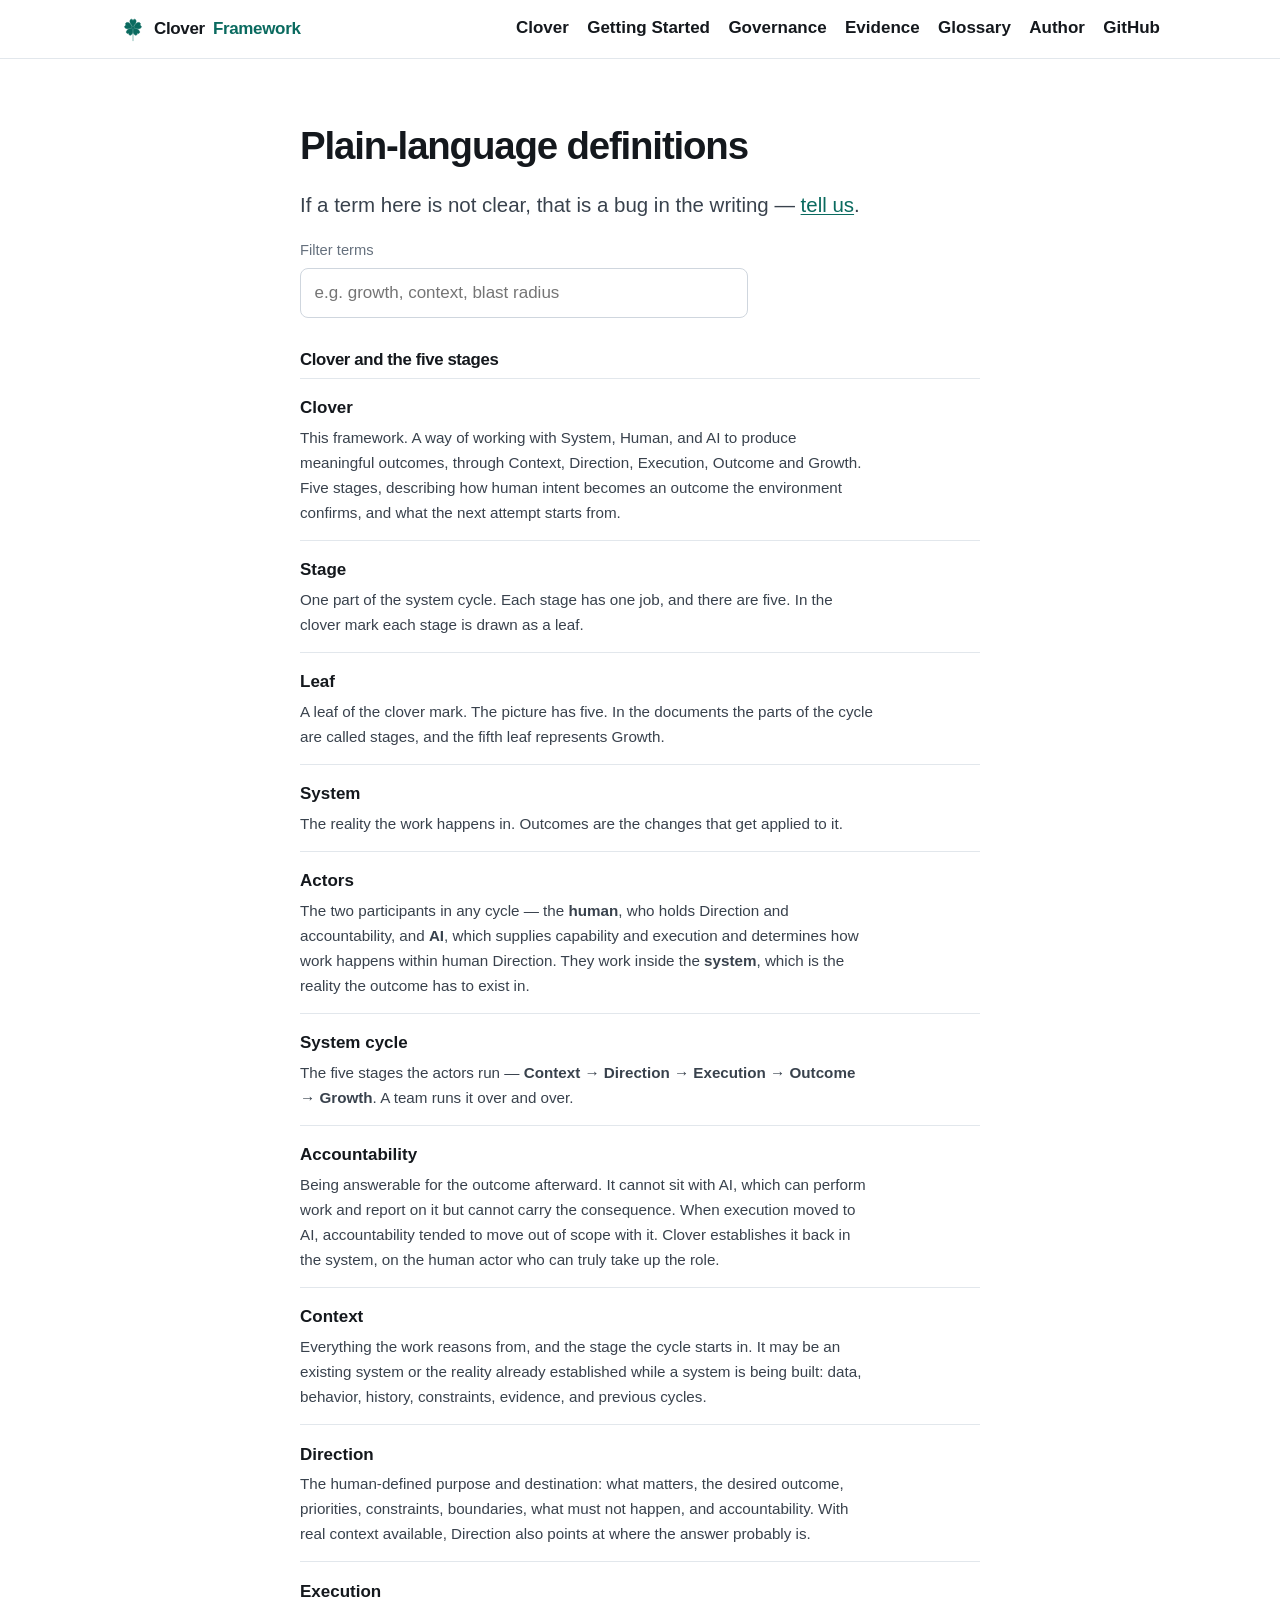
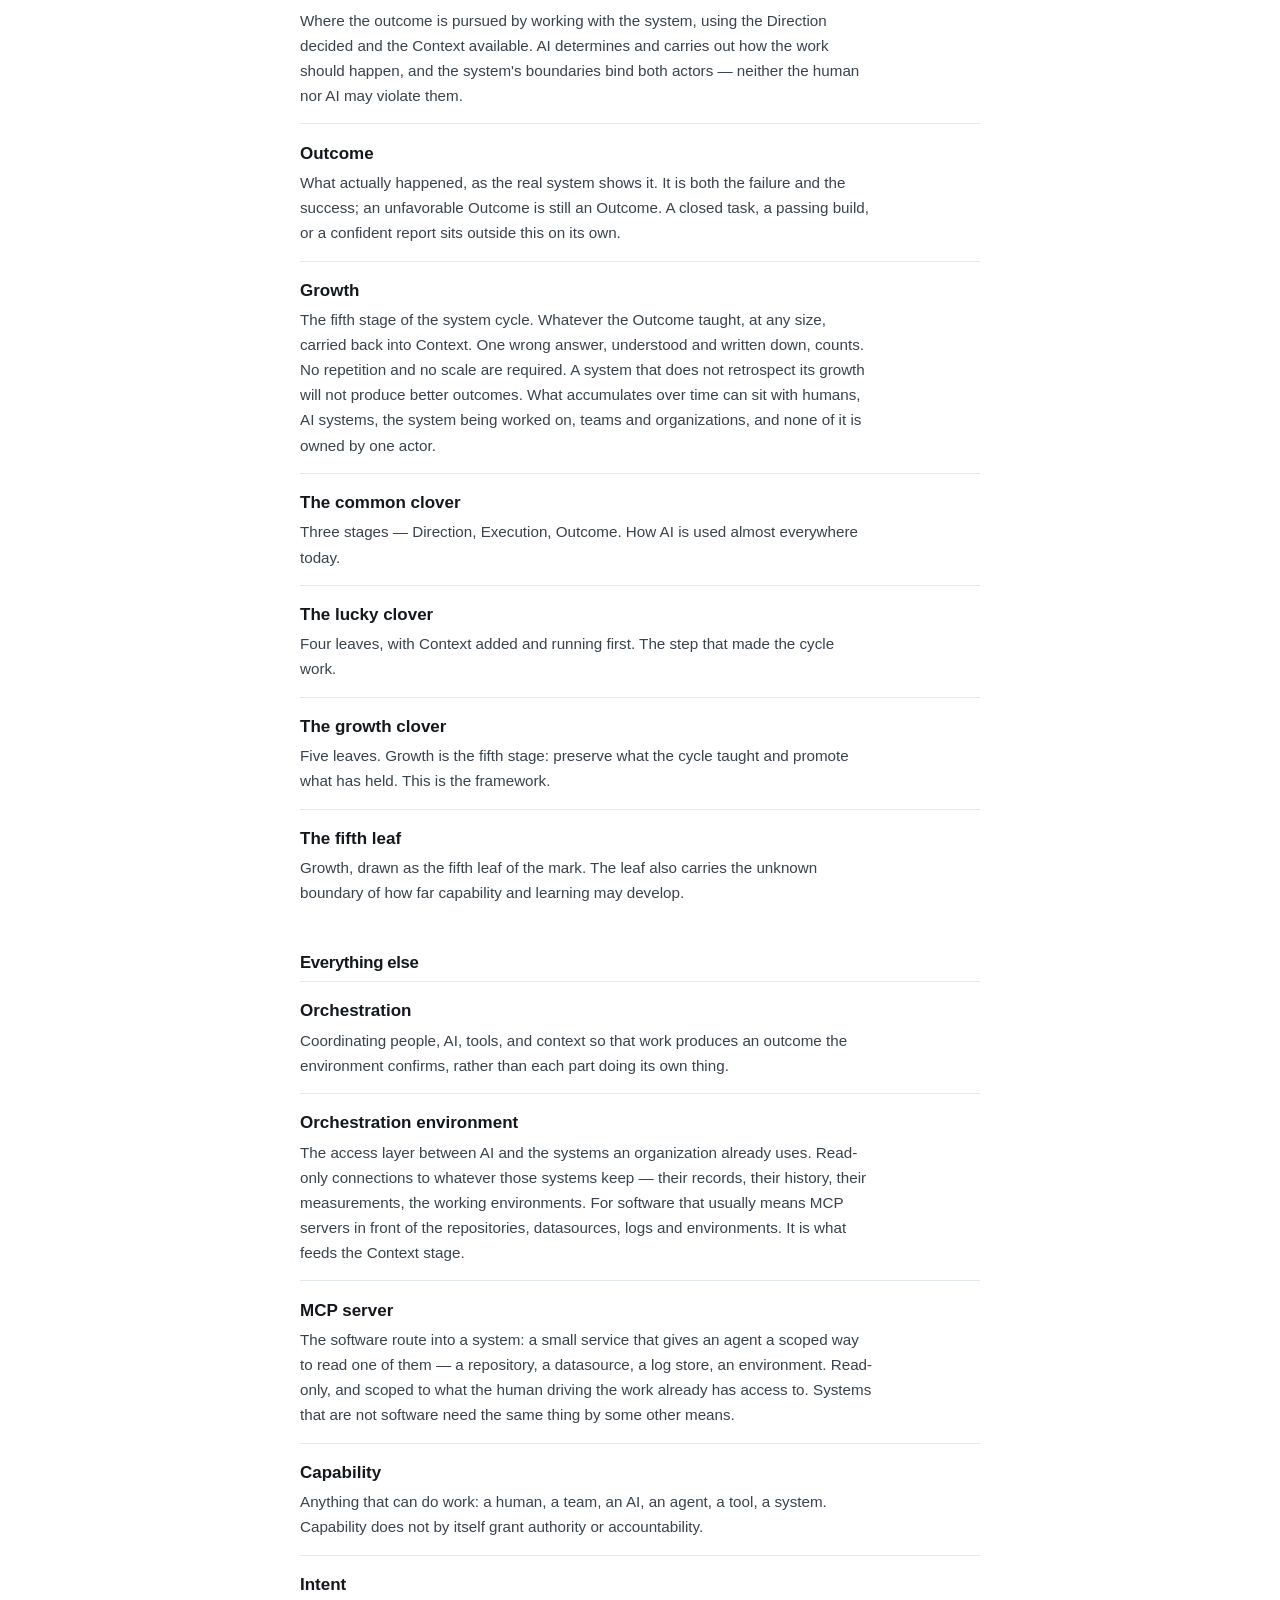
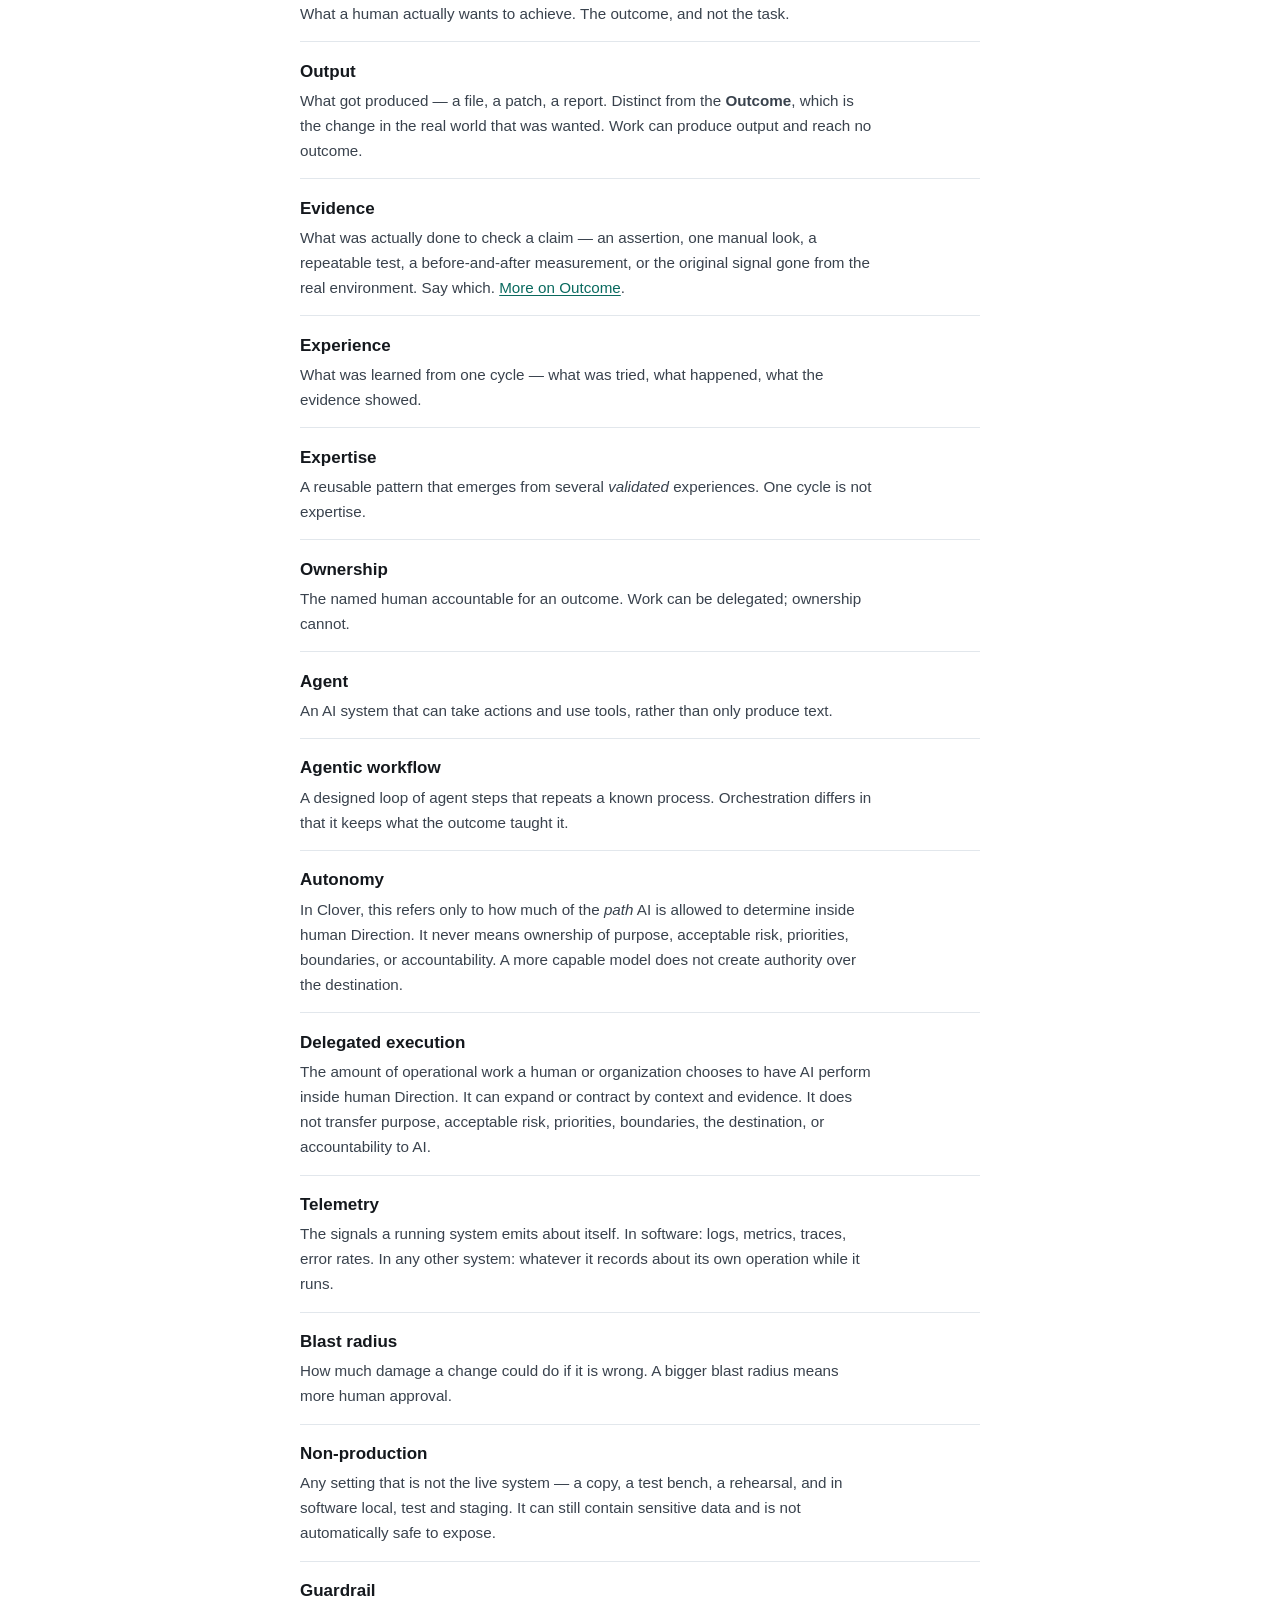
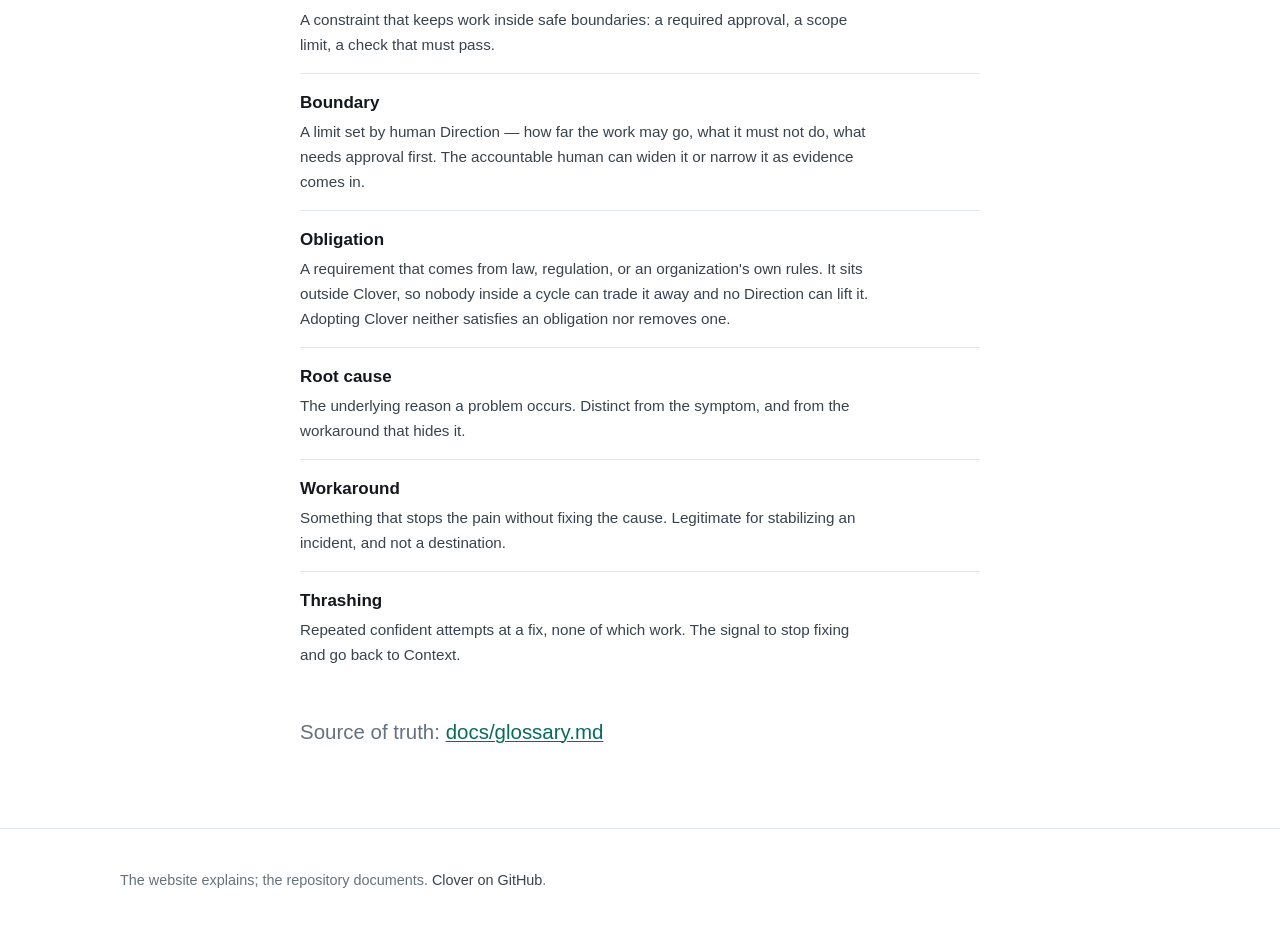
<file: site/glossary/index.html>
<!DOCTYPE html>
<html lang="en" class="no-js">
<head>
<meta charset="utf-8">
<meta name="viewport" content="width=device-width, initial-scale=1">
<title>Glossary — Clover</title>
<meta name="description" content="Plain-language definitions for every term used in Clover, a way of working with System, Human, and AI to produce meaningful outcomes through Context, Direction, Execution, Outcome and Growth.">
<link rel="canonical" href="https://cloverframework.com/glossary/">
<meta property="og:title" content="Glossary — Clover">
<meta property="og:description" content="Plain-language definitions for every term used in Clover, from Context and Direction through to Outcome and Growth.">
<meta property="og:type" content="article">
<meta property="og:url" content="https://cloverframework.com/glossary/">
<meta property="og:image" content="https://raw.githubusercontent.com/santhoshsathish94/clover-framework/main/assets/social-preview.png">
<meta name="twitter:card" content="summary_large_image">
<meta name="theme-color" content="#0a6a5f">
<link rel="stylesheet" href="../styles.css?v=2.0.0">
<script>document.documentElement.className = 'js';</script>
</head>
<body>
<a class="skip" href="#main">Skip to content</a>

<!-- Same single leaf definition the home page uses. -->
<svg class="clover-sprite" width="0" height="0" aria-hidden="true" focusable="false">
  <defs>
    <path id="clover-leaf" d="M50 44C48 35 38 31 38 21C38 12 46 9 50 17C54 9 62 12 62 21C62 31 52 35 50 44Z"/>
  </defs>
</svg>

<header class="site-head">
  <div class="wrap">
    <a class="brand" href="../">
      <svg class="clover clover--brand" viewBox="0 0 100 100" aria-hidden="true" focusable="false">
        <path class="clover__stem" d="M50 48C50 68 50 80 50 95"/>
        <use class="clover__leaf is-filled" href="#clover-leaf"/>
        <use class="clover__leaf is-filled" href="#clover-leaf" transform="rotate(72 50 44)"/>
        <use class="clover__leaf is-filled" href="#clover-leaf" transform="rotate(144 50 44)"/>
        <use class="clover__leaf is-filled" href="#clover-leaf" transform="rotate(216 50 44)"/>
        <use class="clover__leaf is-filled" href="#clover-leaf" transform="rotate(288 50 44)"/>
      </svg>
      Clover <span>Framework</span></a>
    <button class="nav-toggle" type="button" aria-expanded="false" aria-controls="site-nav">
      <span class="nav-toggle__box" aria-hidden="true"><span></span></span>Menu
    </button>
    <nav class="site-nav" id="site-nav" aria-label="Primary">
      <a href="../">Clover</a>
      <a href="../start/">Getting Started</a>
      <a href="../governance/">Governance</a>
      <a href="../evidence/">Evidence</a>
      <a href="./" aria-current="page">Glossary</a>
      <a href="../author/">Author</a>
      <a href="https://github.com/santhoshsathish94/clover-framework">GitHub</a>
    </nav>
  </div>
</header>

<main id="main" tabindex="-1" class="narrow" style="padding-block: clamp(2.5rem,6vw,4rem)">
  <h1 style="font-size:clamp(1.8rem,4vw,2.4rem)">Plain-language definitions</h1>
  <p class="lede">If a term here is not clear, that is a bug in the writing —
    <a href="https://github.com/santhoshsathish94/clover-framework/issues">tell us</a>.</p>

  <label for="term-filter" class="note" style="display:block;margin-bottom:0.4rem">Filter terms</label>
  <input class="filter" id="term-filter" type="search" placeholder="e.g. growth, context, blast radius" autocomplete="off">
  <p class="note" id="term-count" role="status" aria-live="polite" style="margin-top:-1rem"></p>

  <h2 style="font-size:1.05rem;margin-top:1.4rem">Clover and the five stages</h2>
  <dl class="terms">
    <div><dt>Clover</dt><dd>This framework. A way of working with System, Human, and AI to produce meaningful outcomes, through Context, Direction, Execution, Outcome and Growth. Five stages, describing how human intent becomes an outcome the environment confirms, and what the next attempt starts from.</dd></div>
    <div><dt>Stage</dt><dd>One part of the system cycle. Each stage has one job, and there are five. In the clover mark each stage is drawn as a leaf.</dd></div>
    <div><dt>Leaf</dt><dd>A leaf of the clover mark. The picture has five. In the documents the parts of the cycle are called stages, and the fifth leaf represents Growth.</dd></div>
    <div><dt>System</dt><dd>The reality the work happens in. Outcomes are the changes that get applied to it.</dd></div>
    <div><dt>Actors</dt><dd>The two participants in any cycle — the <strong>human</strong>, who holds Direction and accountability, and <strong>AI</strong>, which supplies capability and execution and determines how work happens within human Direction. They work inside the <strong>system</strong>, which is the reality the outcome has to exist in.</dd></div>
    <div><dt>System cycle</dt><dd>The five stages the actors run — <strong>Context → Direction → Execution → Outcome → Growth</strong>. A team runs it over and over.</dd></div>
    <div><dt>Accountability</dt><dd>Being answerable for the outcome afterward. It cannot sit with AI, which can perform work and report on it but cannot carry the consequence. When execution moved to AI, accountability tended to move out of scope with it. Clover establishes it back in the system, on the human actor who can truly take up the role.</dd></div>
    <div><dt>Context</dt><dd>Everything the work reasons from, and the stage the cycle starts in. It may be an existing system or the reality already established while a system is being built: data, behavior, history, constraints, evidence, and previous cycles.</dd></div>
    <div><dt>Direction</dt><dd>The human-defined purpose and destination: what matters, the desired outcome, priorities, constraints, boundaries, what must not happen, and accountability. With real context available, Direction also points at where the answer probably is.</dd></div>
    <div><dt>Execution</dt><dd>Where the outcome is pursued by working with the system, using the Direction decided and the Context available. AI determines and carries out how the work should happen, and the system's boundaries bind both actors — neither the human nor AI may violate them.</dd></div>
    <div><dt>Outcome</dt><dd>What actually happened, as the real system shows it. It is both the failure and the success; an unfavorable Outcome is still an Outcome. A closed task, a passing build, or a confident report sits outside this on its own.</dd></div>
    <div><dt>Growth</dt><dd>The fifth stage of the system cycle. Whatever the Outcome taught, at any size, carried back into Context. One wrong answer, understood and written down, counts. No repetition and no scale are required. A system that does not retrospect its growth will not produce better outcomes. What accumulates over time can sit with humans, AI systems, the system being worked on, teams and organizations, and none of it is owned by one actor.</dd></div>
    <div><dt>The common clover</dt><dd>Three stages — Direction, Execution, Outcome. How AI is used almost everywhere today.</dd></div>
    <div><dt>The lucky clover</dt><dd>Four leaves, with Context added and running first. The step that made the cycle work.</dd></div>
    <div><dt>The growth clover</dt><dd>Five leaves. Growth is the fifth stage: preserve what the cycle taught and promote what has held. This is the framework.</dd></div>
    <div><dt>The fifth leaf</dt><dd>Growth, drawn as the fifth leaf of the mark. The leaf also carries the unknown boundary of how far capability and learning may develop.</dd></div>
  </dl>

  <h2 style="font-size:1.05rem;margin-top:2rem">Everything else</h2>
  <dl class="terms">
    <div><dt>Orchestration</dt><dd>Coordinating people, AI, tools, and context so that work produces an outcome the environment confirms, rather than each part doing its own thing.</dd></div>
    <div><dt>Orchestration environment</dt><dd>The access layer between AI and the systems an organization already uses. Read-only connections to whatever those systems keep — their records, their history, their measurements, the working environments. For software that usually means MCP servers in front of the repositories, datasources, logs and environments. It is what feeds the Context stage.</dd></div>
    <div><dt>MCP server</dt><dd>The software route into a system: a small service that gives an agent a scoped way to read one of them — a repository, a datasource, a log store, an environment. Read-only, and scoped to what the human driving the work already has access to. Systems that are not software need the same thing by some other means.</dd></div>
    <div><dt>Capability</dt><dd>Anything that can do work: a human, a team, an AI, an agent, a tool, a system. Capability does not by itself grant authority or accountability.</dd></div>
    <div><dt>Intent</dt><dd>What a human actually wants to achieve. The outcome, and not the task.</dd></div>
    <div><dt>Output</dt><dd>What got produced — a file, a patch, a report. Distinct from the <strong>Outcome</strong>, which is the change in the real world that was wanted. Work can produce output and reach no outcome.</dd></div>
    <div><dt>Evidence</dt><dd>What was actually done to check a claim — an assertion, one manual look, a repeatable test, a before-and-after measurement, or the original signal gone from the real environment. Say which. <a href="https://github.com/santhoshsathish94/clover-framework/blob/main/docs/07-outcome.md">More on Outcome</a>.</dd></div>
    <div><dt>Experience</dt><dd>What was learned from one cycle — what was tried, what happened, what the evidence showed.</dd></div>
    <div><dt>Expertise</dt><dd>A reusable pattern that emerges from several <em>validated</em> experiences. One cycle is not expertise.</dd></div>
    <div><dt>Ownership</dt><dd>The named human accountable for an outcome. Work can be delegated; ownership cannot.</dd></div>
    <div><dt>Agent</dt><dd>An AI system that can take actions and use tools, rather than only produce text.</dd></div>
    <div><dt>Agentic workflow</dt><dd>A designed loop of agent steps that repeats a known process. Orchestration differs in that it keeps what the outcome taught it.</dd></div>
    <div><dt>Autonomy</dt><dd>In Clover, this refers only to how much of the <em>path</em> AI is allowed to determine inside human Direction. It never means ownership of purpose, acceptable risk, priorities, boundaries, or accountability. A more capable model does not create authority over the destination.</dd></div>
    <div><dt>Delegated execution</dt><dd>The amount of operational work a human or organization chooses to have AI perform inside human Direction. It can expand or contract by context and evidence. It does not transfer purpose, acceptable risk, priorities, boundaries, the destination, or accountability to AI.</dd></div>
    <div><dt>Telemetry</dt><dd>The signals a running system emits about itself. In software: logs, metrics, traces, error rates. In any other system: whatever it records about its own operation while it runs.</dd></div>
    <div><dt>Blast radius</dt><dd>How much damage a change could do if it is wrong. A bigger blast radius means more human approval.</dd></div>
    <div><dt>Non-production</dt><dd>Any setting that is not the live system — a copy, a test bench, a rehearsal, and in software local, test and staging. It can still contain sensitive data and is not automatically safe to expose.</dd></div>
    <div><dt>Guardrail</dt><dd>A constraint that keeps work inside safe boundaries: a required approval, a scope limit, a check that must pass.</dd></div>
    <div><dt>Boundary</dt><dd>A limit set by human Direction — how far the work may go, what it must not do, what needs approval first. The accountable human can widen it or narrow it as evidence comes in.</dd></div>
    <div><dt>Obligation</dt><dd>A requirement that comes from law, regulation, or an organization's own rules. It sits outside Clover, so nobody inside a cycle can trade it away and no Direction can lift it. Adopting Clover neither satisfies an obligation nor removes one.</dd></div>
    <div><dt>Root cause</dt><dd>The underlying reason a problem occurs. Distinct from the symptom, and from the workaround that hides it.</dd></div>
    <div><dt>Workaround</dt><dd>Something that stops the pain without fixing the cause. Legitimate for stabilizing an incident, and not a destination.</dd></div>
    <div><dt>Thrashing</dt><dd>Repeated confident attempts at a fix, none of which work. The signal to stop fixing and go back to Context.</dd></div>
  </dl>

  <p class="note" style="margin-top:2rem">Source of truth:
    <a href="https://github.com/santhoshsathish94/clover-framework/blob/main/docs/glossary.md">docs/glossary.md</a></p>
</main>

<footer class="site-foot">
  <div class="wrap">
    <p style="max-width:none">The website explains; the repository documents.
      <a href="https://github.com/santhoshsathish94/clover-framework">Clover on GitHub</a>.</p>
  </div>
</footer>

<script src="../app.js?v=2.0.0" defer></script>
</body>
</html>
</file>
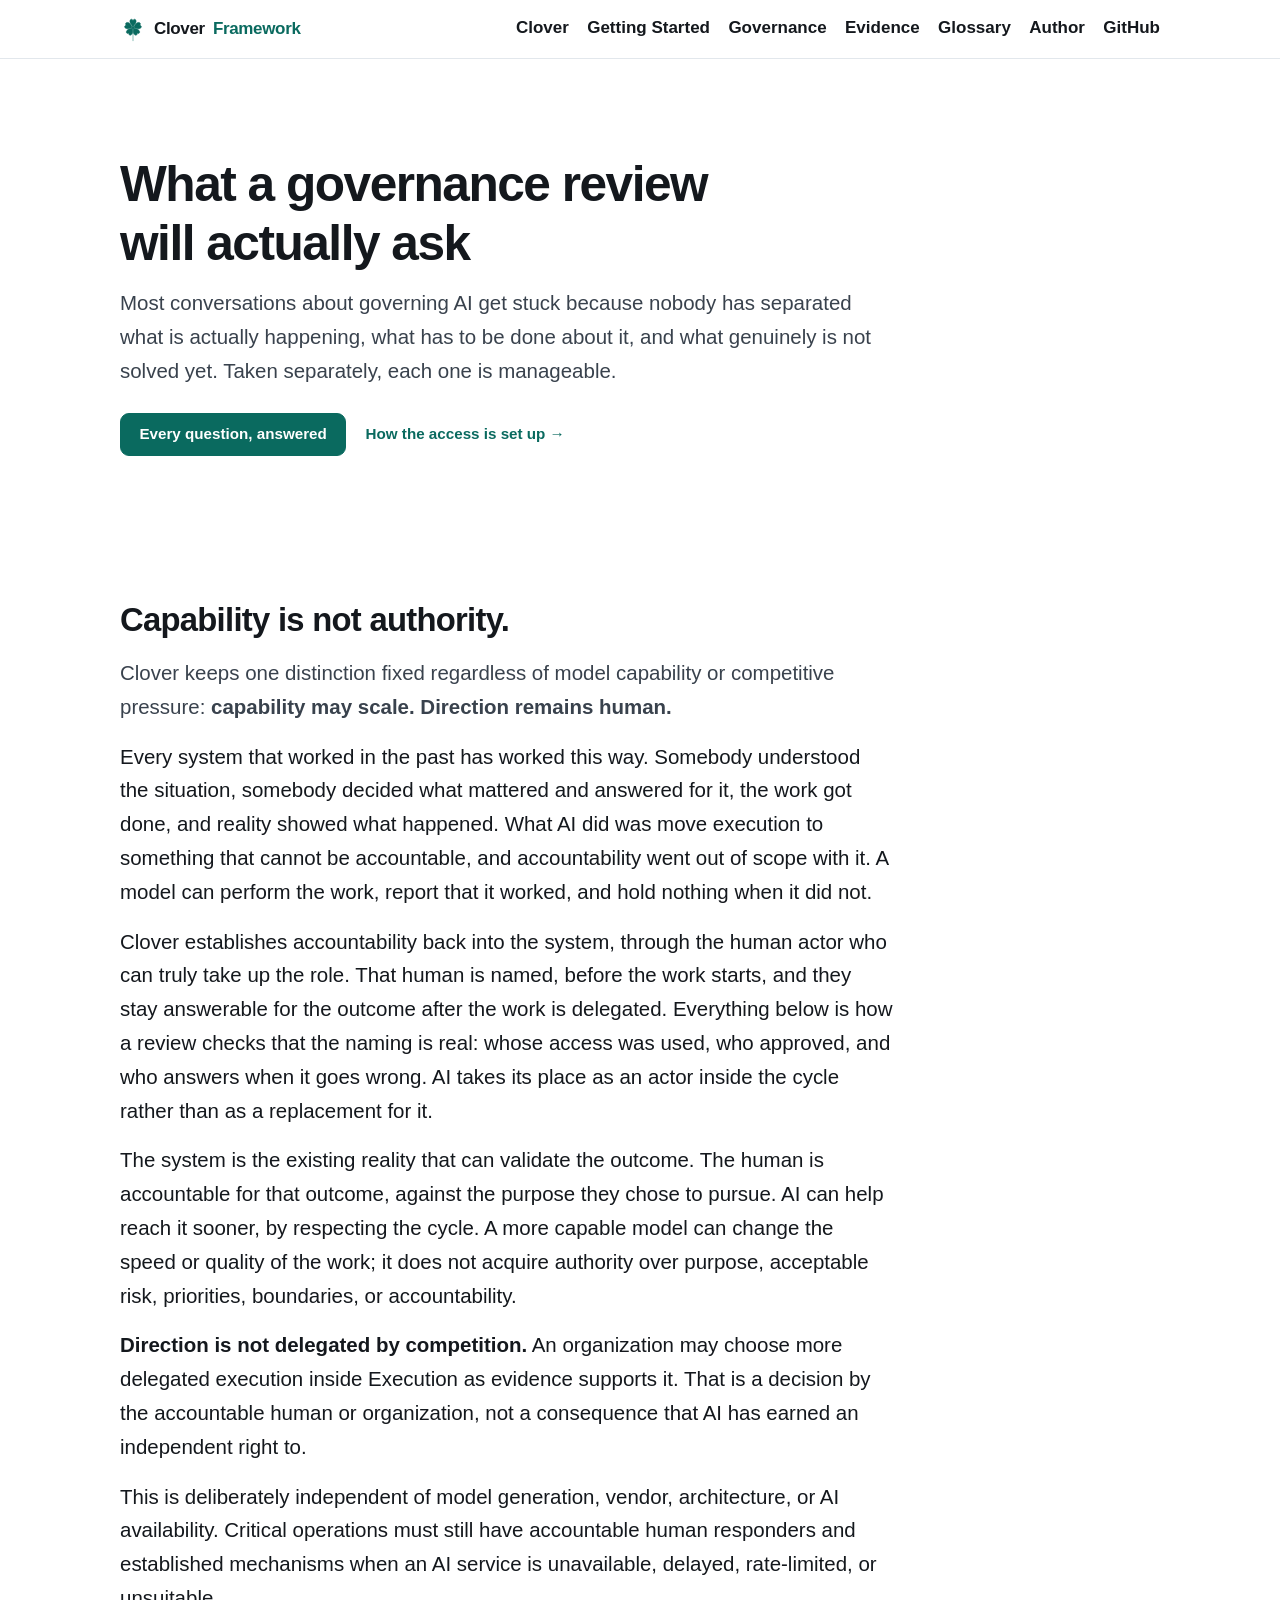
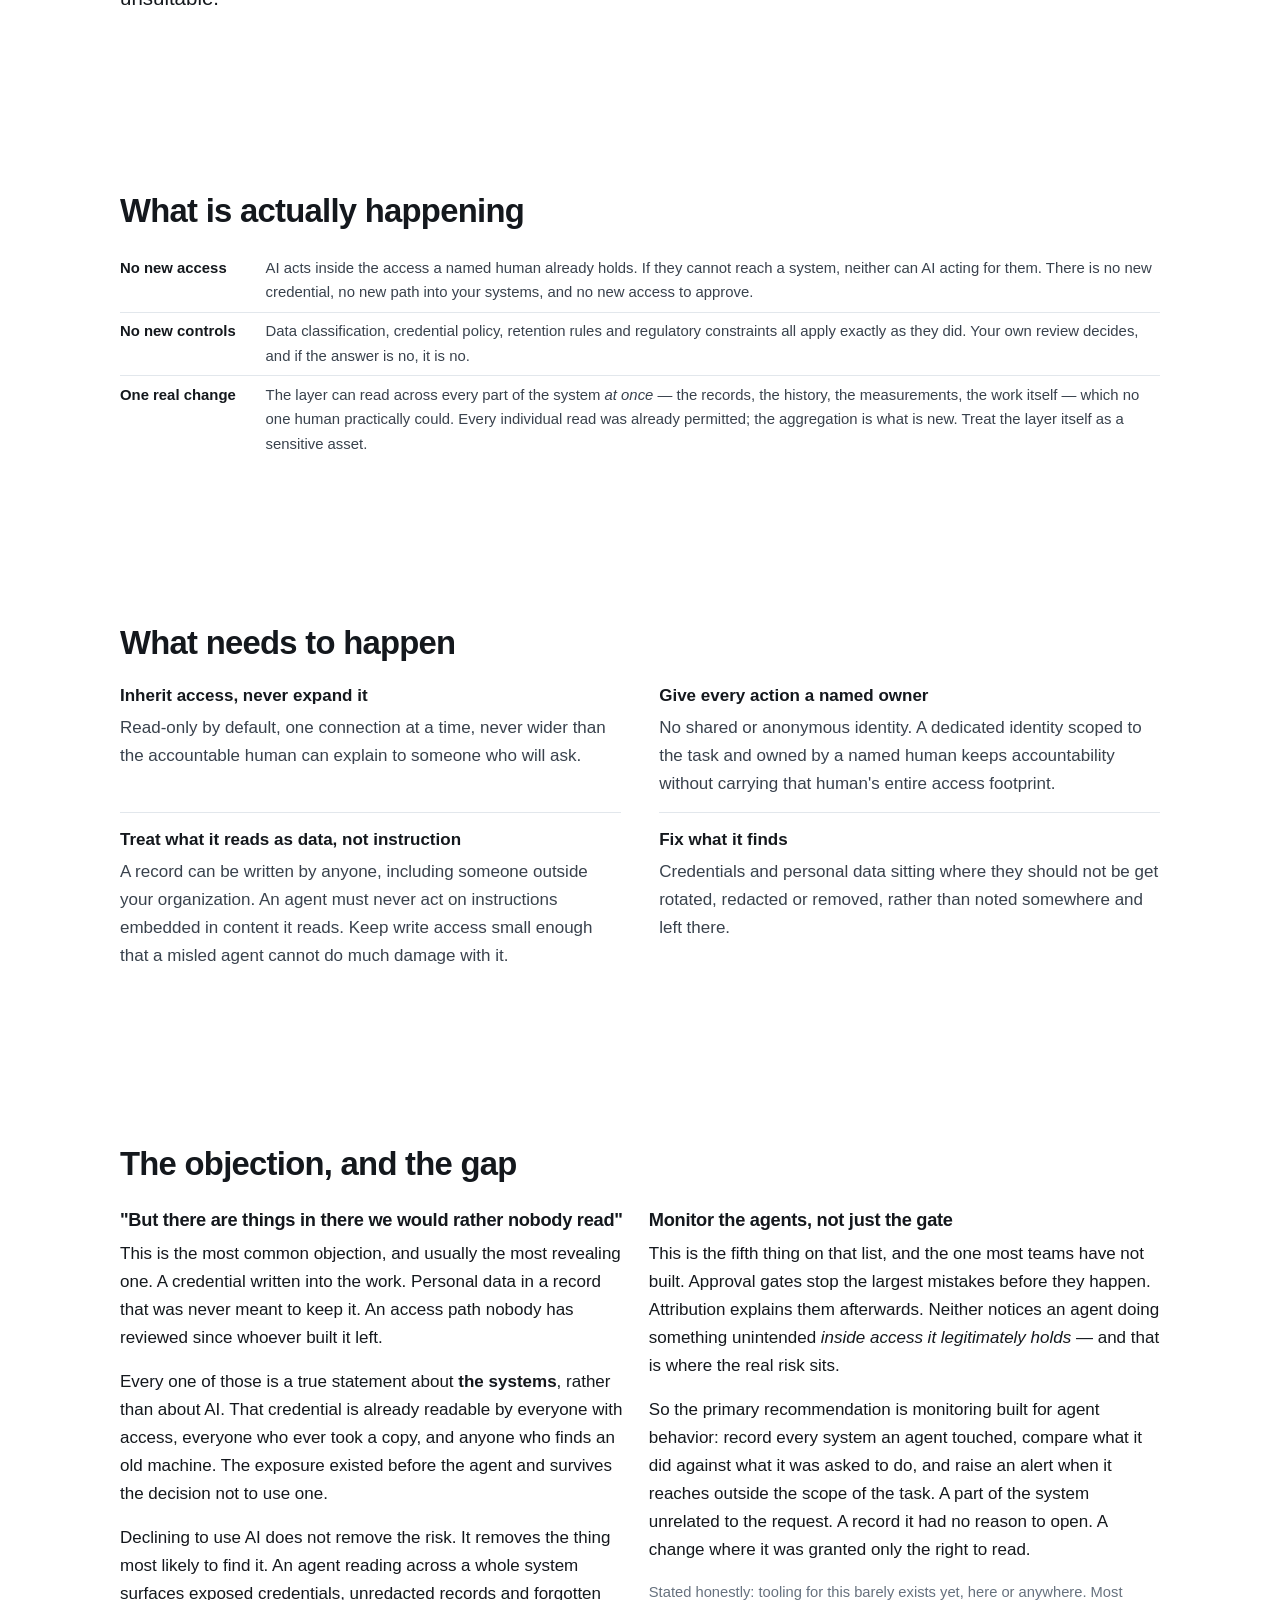
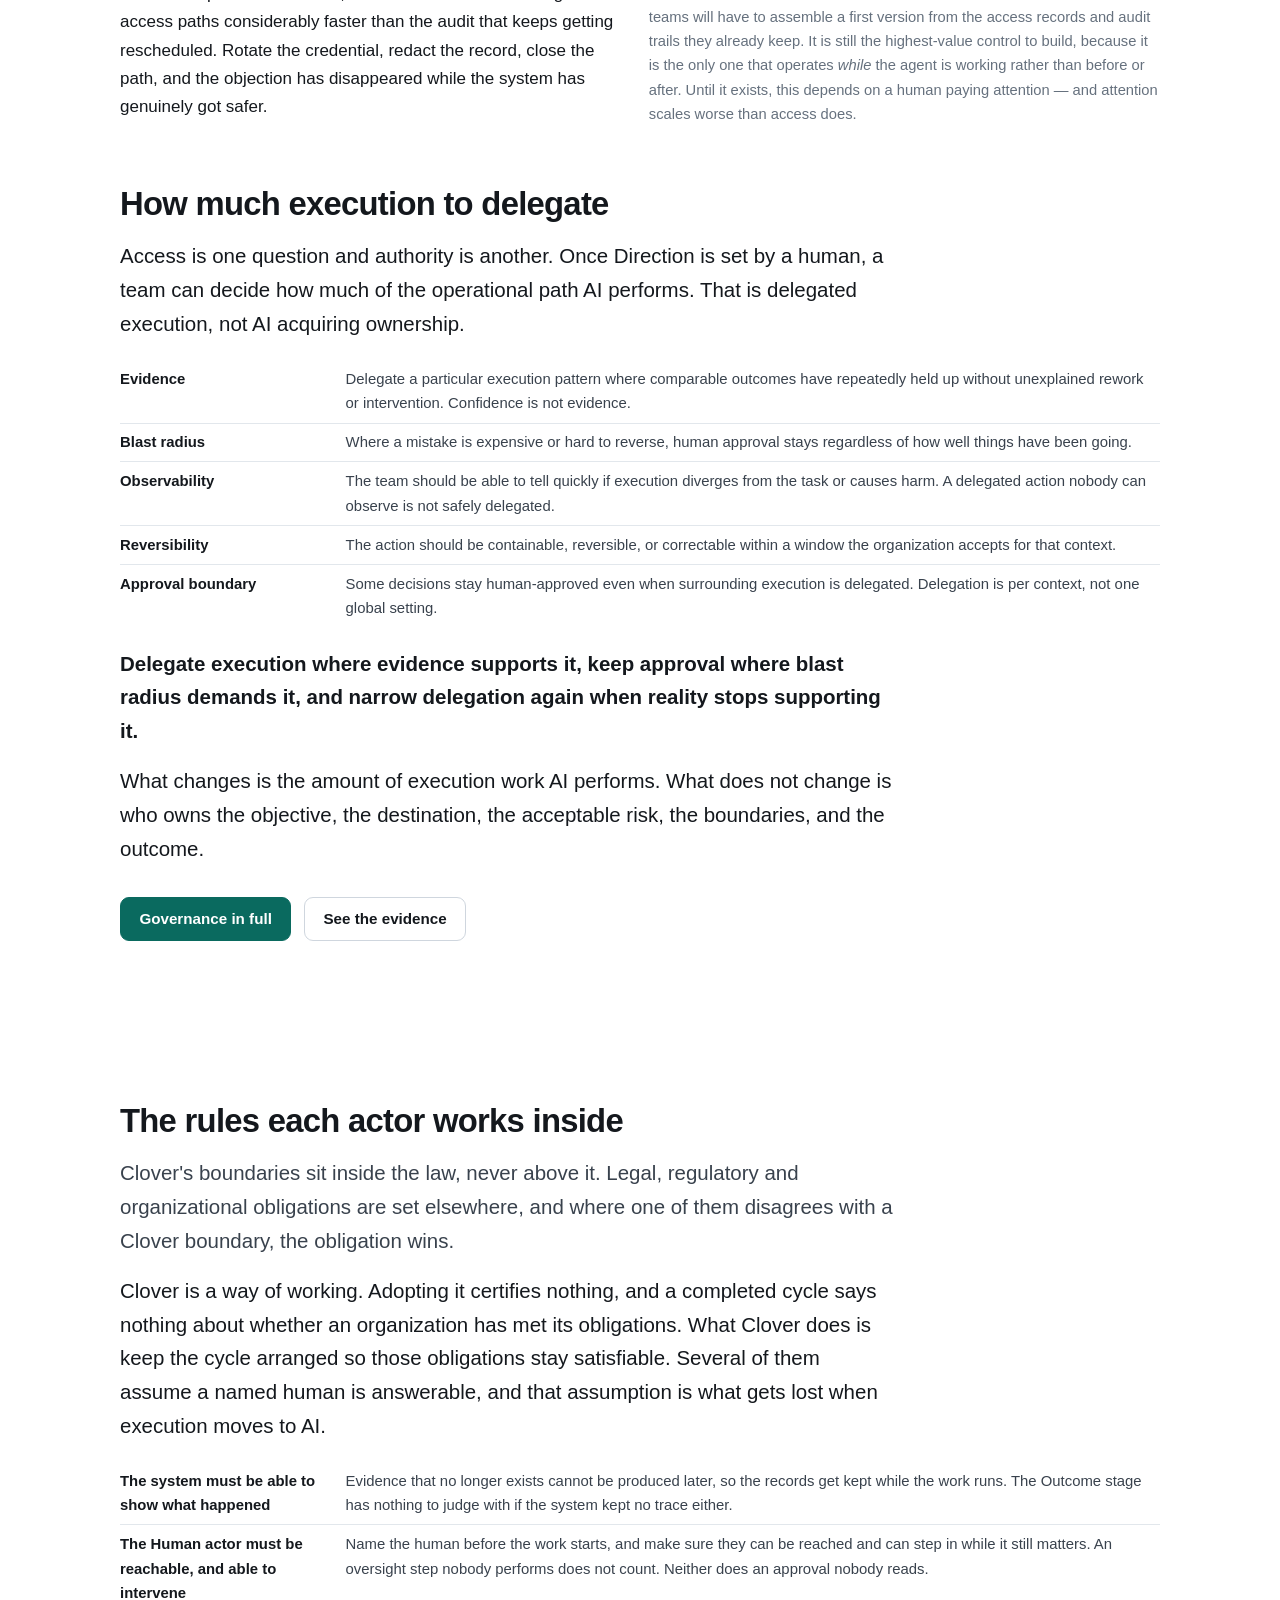
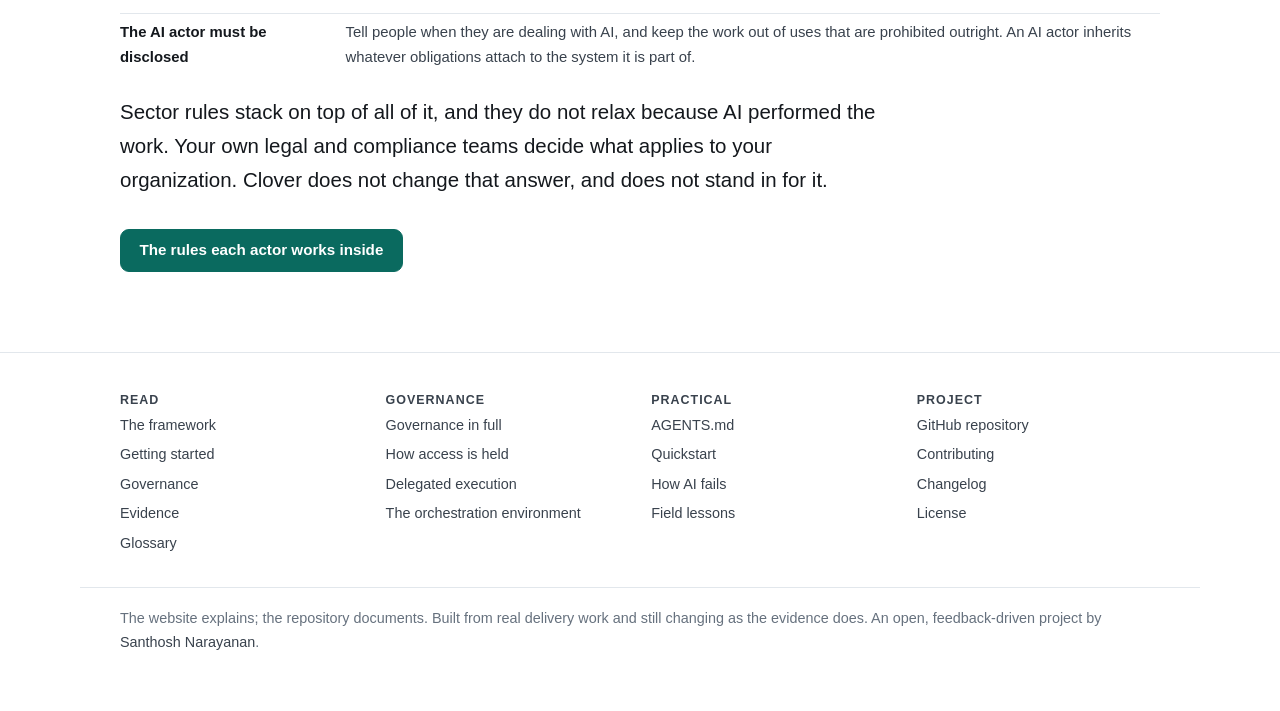
<file: site/governance/index.html>
<!DOCTYPE html>
<html lang="en" class="no-js">
<head>
<meta charset="utf-8">
<meta name="viewport" content="width=device-width, initial-scale=1">
<title>Governance — Clover</title>
<meta name="description" content="AI acts inside the access a named human already holds. Governance keeps Context grounded, Direction human-owned, execution bounded, and outcomes attributable.">
<link rel="canonical" href="https://cloverframework.com/governance/">
<meta property="og:title" content="Governance — Clover">
<meta property="og:description" content="Access, attribution, approvals, agent behavior, and delegated execution under Clover's human Direction boundary.">
<meta property="og:type" content="article">
<meta property="og:url" content="https://cloverframework.com/governance/">
<meta property="og:image" content="https://raw.githubusercontent.com/santhoshsathish94/clover-framework/main/assets/social-preview.png">
<meta name="twitter:card" content="summary_large_image">
<meta name="theme-color" content="#0a6a5f">
<link rel="stylesheet" href="../styles.css?v=2.0.0">
<script>document.documentElement.className = 'js';</script>
</head>
<body>
<a class="skip" href="#main">Skip to content</a>

<svg class="clover-sprite" width="0" height="0" aria-hidden="true" focusable="false">
  <defs>
    <path id="clover-leaf" d="M50 44C48 35 38 31 38 21C38 12 46 9 50 17C54 9 62 12 62 21C62 31 52 35 50 44Z"/>
  </defs>
</svg>

<header class="site-head">
  <div class="wrap">
    <a class="brand" href="../">
      <svg class="clover clover--brand" viewBox="0 0 100 100" aria-hidden="true" focusable="false">
        <path class="clover__stem" d="M50 48C50 68 50 80 50 95"/>
        <use class="clover__leaf is-filled" href="#clover-leaf"/>
        <use class="clover__leaf is-filled" href="#clover-leaf" transform="rotate(72 50 44)"/>
        <use class="clover__leaf is-filled" href="#clover-leaf" transform="rotate(144 50 44)"/>
        <use class="clover__leaf is-filled" href="#clover-leaf" transform="rotate(216 50 44)"/>
        <use class="clover__leaf is-filled" href="#clover-leaf" transform="rotate(288 50 44)"/>
      </svg>
      Clover <span>Framework</span></a>
    <button class="nav-toggle" type="button" aria-expanded="false" aria-controls="site-nav">
      <span class="nav-toggle__box" aria-hidden="true"><span></span></span>Menu
    </button>
    <nav class="site-nav" id="site-nav" aria-label="Primary">
      <a href="../">Clover</a>
      <a href="../start/">Getting Started</a>
      <a href="./" aria-current="page">Governance</a>
      <a href="../evidence/">Evidence</a>
      <a href="../glossary/">Glossary</a>
      <a href="../author/">Author</a>
      <a href="https://github.com/santhoshsathish94/clover-framework">GitHub</a>
    </nav>
  </div>
</header>

<main id="main" tabindex="-1">

  <section class="hero" id="overview">
    <div class="wrap">
      <h1>What a governance review will actually ask</h1>
      <p class="lede">Most conversations about governing AI get stuck because nobody has separated
        what is actually happening, what has to be done about it, and what genuinely is not solved yet.
        Taken separately, each one is manageable.</p>
      <div class="actions">
        <a class="btn btn--primary" href="https://github.com/santhoshsathish94/clover-framework/blob/main/docs/08-governance.md#questions-your-security-team-will-ask">Every question, answered</a>
        <a class="btn btn--plain" href="../start/">How the access is set up →</a>
      </div>
    </div>
  </section>

  <section class="band" id="policy">
    <div class="wrap">
      <h2>Capability is not authority.</h2>
      <p class="lede">Clover keeps one distinction fixed regardless of model capability or competitive
        pressure: <strong>capability may scale. Direction remains human.</strong></p>
      <p>Every system that worked in the past has worked this way. Somebody understood the situation,
        somebody decided what mattered and answered for it, the work got done, and reality showed what
        happened. What AI did was move execution to something that cannot be accountable, and
        accountability went out of scope with it. A model can perform the work, report that it worked,
        and hold nothing when it did not.</p>
      <p>Clover establishes accountability back into the system, through the human actor who can truly
        take up the role. That human is named, before the work starts, and they stay answerable for the
        outcome after the work is delegated. Everything below is how a review checks that the naming is
        real: whose access was used, who approved, and who answers when it goes wrong. AI takes its
        place as an actor inside the cycle rather than as a replacement for it.</p>
      <p>The system is the existing reality that can validate the outcome. The human is accountable
        for that outcome, against the purpose they chose to pursue. AI can help reach it sooner, by
        respecting the cycle. A more capable model can change the speed or quality of the work; it does
        not acquire authority over purpose, acceptable risk, priorities, boundaries, or accountability.</p>
      <p><strong>Direction is not delegated by competition.</strong> An organization may choose more
        delegated execution inside Execution as evidence supports it. That is a decision by the accountable
        human or organization, not a consequence that AI has earned an independent right to.</p>
      <p>This is deliberately independent of model generation, vendor, architecture, or AI availability.
        Critical operations must still have accountable human responders and established mechanisms when
        an AI service is unavailable, delayed, rate-limited, or unsuitable.</p>
    </div>
  </section>

  <section class="band" id="happening">
    <div class="wrap">
      <h2>What is actually happening</h2>
      <dl class="kv" style="margin-top:1.2rem">
        <div><dt>No new access</dt><dd>AI acts inside the access a named human already holds. If they cannot reach a system, neither can AI acting for them. There is no new credential, no new path into your systems, and no new access to approve.</dd></div>
        <div><dt>No new controls</dt><dd>Data classification, credential policy, retention rules and regulatory constraints all apply exactly as they did. Your own review decides, and if the answer is no, it is no.</dd></div>
        <div><dt>One real change</dt><dd>The layer can read across every part of the system <em>at once</em> — the records, the history, the measurements, the work itself — which no one human practically could. Every individual read was already permitted; the aggregation is what is new. Treat the layer itself as a sensitive asset.</dd></div>
      </dl>
    </div>
  </section>

  <section class="band" id="needs">
    <div class="wrap">
      <h2>What needs to happen</h2>
      <dl class="stack stack--2" style="margin-top:1.2rem">
        <div>
          <dt>Inherit access, never expand it</dt>
          <dd>Read-only by default, one connection at a time, never wider than the accountable human
            can explain to someone who will ask.</dd>
        </div>
        <div>
          <dt>Give every action a named owner</dt>
          <dd>No shared or anonymous identity. A dedicated identity scoped to the task and owned by a
            named human keeps accountability without carrying that human's entire access footprint.</dd>
        </div>
        <div>
          <dt>Treat what it reads as data, not instruction</dt>
          <dd>A record can be written by anyone, including someone outside your organization. An agent
            must never act on instructions embedded in content it reads. Keep write access small enough
            that a misled agent cannot do much damage with it.</dd>
        </div>
        <div>
          <dt>Fix what it finds</dt>
          <dd>Credentials and personal data sitting where they should not be get rotated, redacted or
            removed, rather than noted somewhere and left there.</dd>
        </div>
      </dl>
    </div>
  </section>

  <section class="band" id="objections">
    <div class="wrap">
      <h2>The objection, and the gap</h2>

      <div class="grid grid--2" style="margin-top:1.6rem">
        <div>
          <h3 style="margin-top:0">"But there are things in there we would rather nobody read"</h3>
          <p>This is the most common objection, and usually the most revealing one. A credential written
            into the work. Personal data in a record that was never meant to keep it. An access path
            nobody has reviewed since whoever built it left.</p>
          <p>Every one of those is a true statement about <strong>the systems</strong>, rather than about
            AI. That credential is already readable by everyone with access, everyone who ever took a
            copy, and anyone who finds an old machine. The exposure existed before the agent
            and survives the decision not to use one.</p>
          <p>Declining to use AI does not remove the risk. It removes the thing most likely to find it. An
            agent reading across a whole system surfaces exposed credentials, unredacted records and
            forgotten access paths considerably faster than the audit that keeps getting rescheduled.
            Rotate the credential, redact the record, close the path, and the objection has disappeared
            while the system has genuinely got safer.</p>
        </div>

        <div>
          <h3 style="margin-top:0">Monitor the agents, not just the gate</h3>
          <p>This is the fifth thing on that list, and the one most teams have not built. Approval gates
            stop the largest mistakes before they happen. Attribution explains them afterwards. Neither
            notices an agent doing something unintended <em>inside access it legitimately holds</em> — and
            that is where the real risk sits.</p>
          <p>So the primary recommendation is monitoring built for agent behavior: record every system an
            agent touched, compare what it did against what it was asked to do, and raise an alert when it
            reaches outside the scope of the task. A part of the system unrelated to the request. A record
            it had no reason to open. A change where it was granted only the right to read.</p>
          <p class="note">Stated honestly: tooling for this barely exists yet, here or anywhere. Most teams
            will have to assemble a first version from the access records and audit trails they already
            keep. It is still the highest-value control to build, because it is the only one that operates
            <em>while</em> the agent is working rather than before or after. Until it exists, this depends
            on a human paying attention — and attention scales worse than access does.</p>
        </div>
      </div>

      <h2 style="margin-top:2.6rem">How much execution to delegate</h2>
      <p>Access is one question and authority is another. Once Direction is set by a human, a team can
        decide how much of the operational path AI performs. That is delegated execution, not AI acquiring
        ownership.</p>

      <dl class="kv kv--wide" style="margin-top:1.2rem">
        <div>
          <dt>Evidence</dt>
          <dd>Delegate a particular execution pattern where comparable outcomes have repeatedly held up
            without unexplained rework or intervention. Confidence is not evidence.</dd>
        </div>
        <div>
          <dt>Blast radius</dt>
          <dd>Where a mistake is expensive or hard to reverse, human approval stays regardless of how
            well things have been going.</dd>
        </div>
        <div>
          <dt>Observability</dt>
          <dd>The team should be able to tell quickly if execution diverges from the task or causes harm.
            A delegated action nobody can observe is not safely delegated.</dd>
        </div>
        <div>
          <dt>Reversibility</dt>
          <dd>The action should be containable, reversible, or correctable within a window the organization
            accepts for that context.</dd>
        </div>
        <div>
          <dt>Approval boundary</dt>
          <dd>Some decisions stay human-approved even when surrounding execution is delegated. Delegation
            is per context, not one global setting.</dd>
        </div>
      </dl>

      <p style="margin-top:1.2rem"><strong>Delegate execution where evidence supports it, keep approval where
        blast radius demands it, and narrow delegation again when reality stops supporting it.</strong></p>
      <p>What changes is the amount of execution work AI performs. What does not change is who owns the
        objective, the destination, the acceptable risk, the boundaries, and the outcome.</p>

      <div class="actions" style="margin-top:2rem">
        <a class="btn btn--primary" href="https://github.com/santhoshsathish94/clover-framework/blob/main/docs/08-governance.md">Governance in full</a>
        <a class="btn" href="../evidence/">See the evidence</a>
      </div>
    </div>
  </section>

  <section class="band" id="obligations">
    <div class="wrap">
      <h2>The rules each actor works inside</h2>
      <p class="lede">Clover's boundaries sit inside the law, never above it. Legal, regulatory and
        organizational obligations are set elsewhere, and where one of them disagrees with a Clover
        boundary, the obligation wins.</p>
      <p>Clover is a way of working. Adopting it certifies nothing, and a completed cycle says nothing
        about whether an organization has met its obligations. What Clover does is keep the cycle
        arranged so those obligations stay satisfiable. Several of them assume a named human is
        answerable, and that assumption is what gets lost when execution moves to AI.</p>

      <dl class="kv kv--wide" style="margin-top:1.2rem">
        <div>
          <dt>The system must be able to show what happened</dt>
          <dd>Evidence that no longer exists cannot be produced later, so the records get kept while
            the work runs. The Outcome stage has nothing to judge with if the system kept no trace
            either.</dd>
        </div>
        <div>
          <dt>The Human actor must be reachable, and able to intervene</dt>
          <dd>Name the human before the work starts, and make sure they can be reached and can step in
            while it still matters. An oversight step nobody performs does not count. Neither does an
            approval nobody reads.</dd>
        </div>
        <div>
          <dt>The AI actor must be disclosed</dt>
          <dd>Tell people when they are dealing with AI, and keep the work out of uses that are
            prohibited outright. An AI actor inherits whatever obligations attach to the system it is
            part of.</dd>
        </div>
      </dl>

      <p style="margin-top:1.2rem">Sector rules stack on top of all of it, and they do not relax
        because AI performed the work. Your own legal and compliance teams decide what applies to your
        organization. Clover does not change that answer, and does not stand in for it.</p>

      <div class="actions" style="margin-top:2rem">
        <a class="btn btn--primary" href="https://github.com/santhoshsathish94/clover-framework/blob/main/docs/08-governance.md#the-rules-each-actor-works-inside">The rules each actor works inside</a>
      </div>
    </div>
  </section>

</main>

<footer class="site-foot">
  <div class="wrap site-foot__grid">
    <div>
      <h4>Read</h4>
      <ul>
        <li><a href="../">The framework</a></li>
        <li><a href="../start/">Getting started</a></li>
        <li><a href="./">Governance</a></li>
        <li><a href="../evidence/">Evidence</a></li>
        <li><a href="../glossary/">Glossary</a></li>
      </ul>
    </div>
    <div>
      <h4>Governance</h4>
      <ul>
        <li><a href="https://github.com/santhoshsathish94/clover-framework/blob/main/docs/08-governance.md">Governance in full</a></li>
        <li><a href="https://github.com/santhoshsathish94/clover-framework/blob/main/docs/08-governance.md#access-mirrors-the-human-not-the-ai">How access is held</a></li>
        <li><a href="https://github.com/santhoshsathish94/clover-framework/blob/main/docs/08-governance.md#delegated-execution">Delegated execution</a></li>
        <li><a href="https://github.com/santhoshsathish94/clover-framework/blob/main/docs/orchestration-environment.md">The orchestration environment</a></li>
      </ul>
    </div>
    <div>
      <h4>Practical</h4>
      <ul>
        <li><a href="https://github.com/santhoshsathish94/clover-framework/blob/main/AGENTS.md">AGENTS.md</a></li>
        <li><a href="https://github.com/santhoshsathish94/clover-framework/blob/main/QUICKSTART.md">Quickstart</a></li>
        <li><a href="https://github.com/santhoshsathish94/clover-framework/blob/main/docs/how-ai-fails.md">How AI fails</a></li>
        <li><a href="https://github.com/santhoshsathish94/clover-framework/blob/main/docs/field-practices.md">Field lessons</a></li>
      </ul>
    </div>
    <div>
      <h4>Project</h4>
      <ul>
        <li><a href="https://github.com/santhoshsathish94/clover-framework">GitHub repository</a></li>
        <li><a href="https://github.com/santhoshsathish94/clover-framework/blob/main/CONTRIBUTING.md">Contributing</a></li>
        <li><a href="https://github.com/santhoshsathish94/clover-framework/blob/main/CHANGELOG.md">Changelog</a></li>
        <li><a href="https://github.com/santhoshsathish94/clover-framework/blob/main/LICENSE">License</a></li>
      </ul>
    </div>
  </div>
  <div class="wrap site-foot__end">
    <p style="max-width:none">The website explains; the repository documents. Built from real
      delivery work and still changing as the evidence does. An open, feedback-driven project by
      <a href="../author/">Santhosh Narayanan</a>.</p>
  </div>
</footer>

<script src="../app.js?v=2.0.0" defer></script>
</body>
</html>
</file>
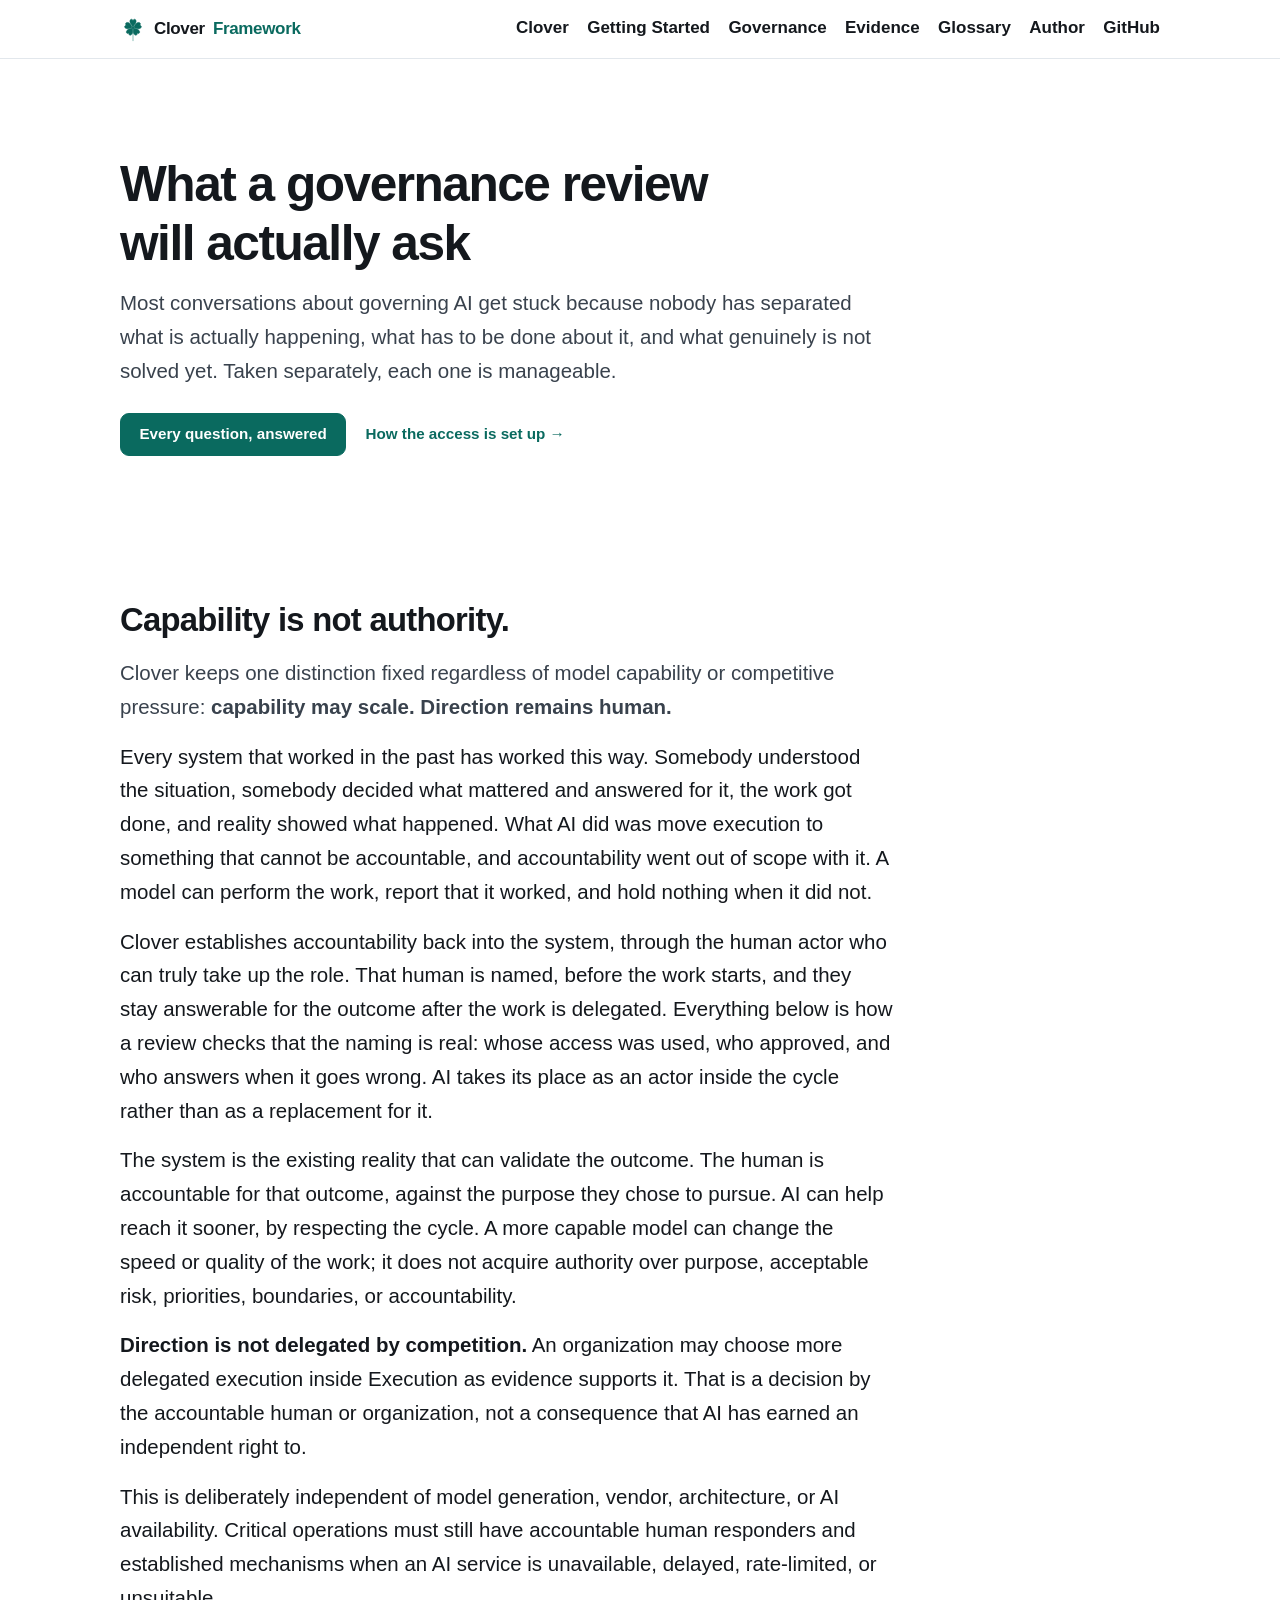
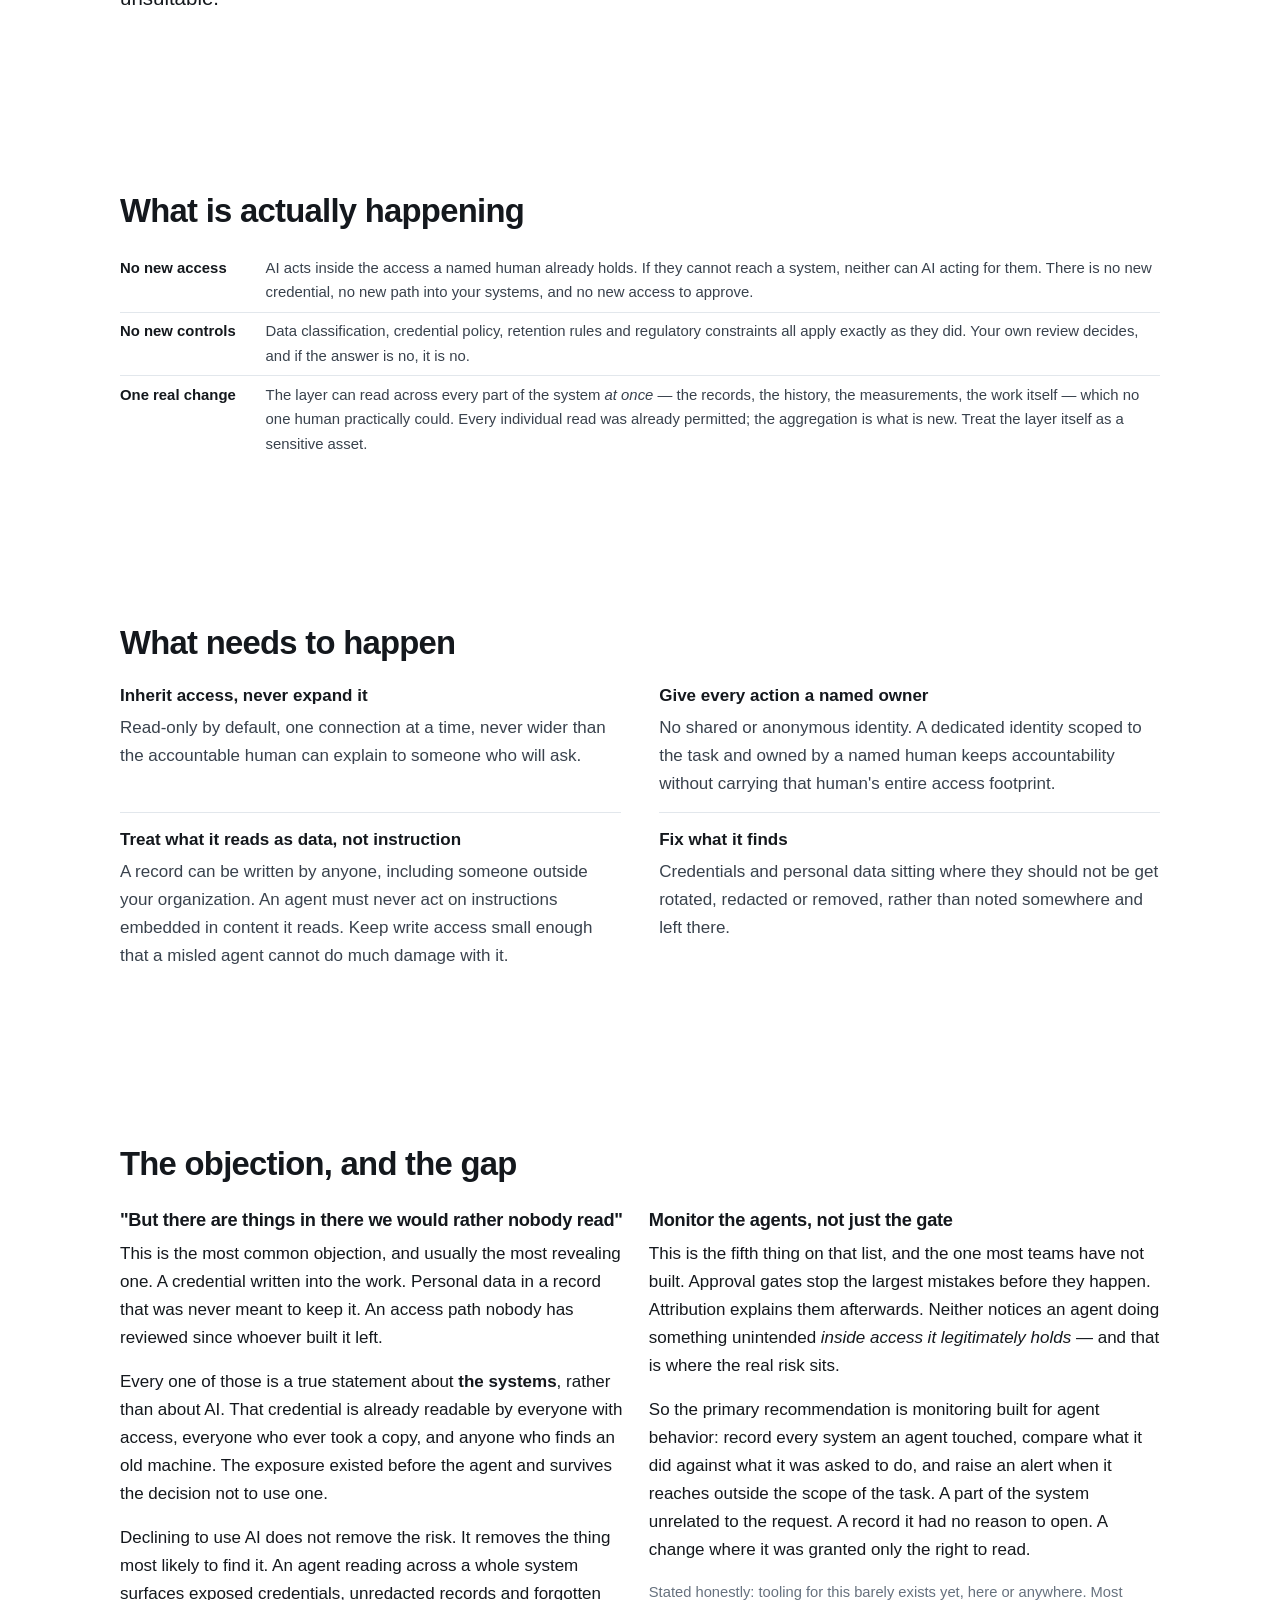
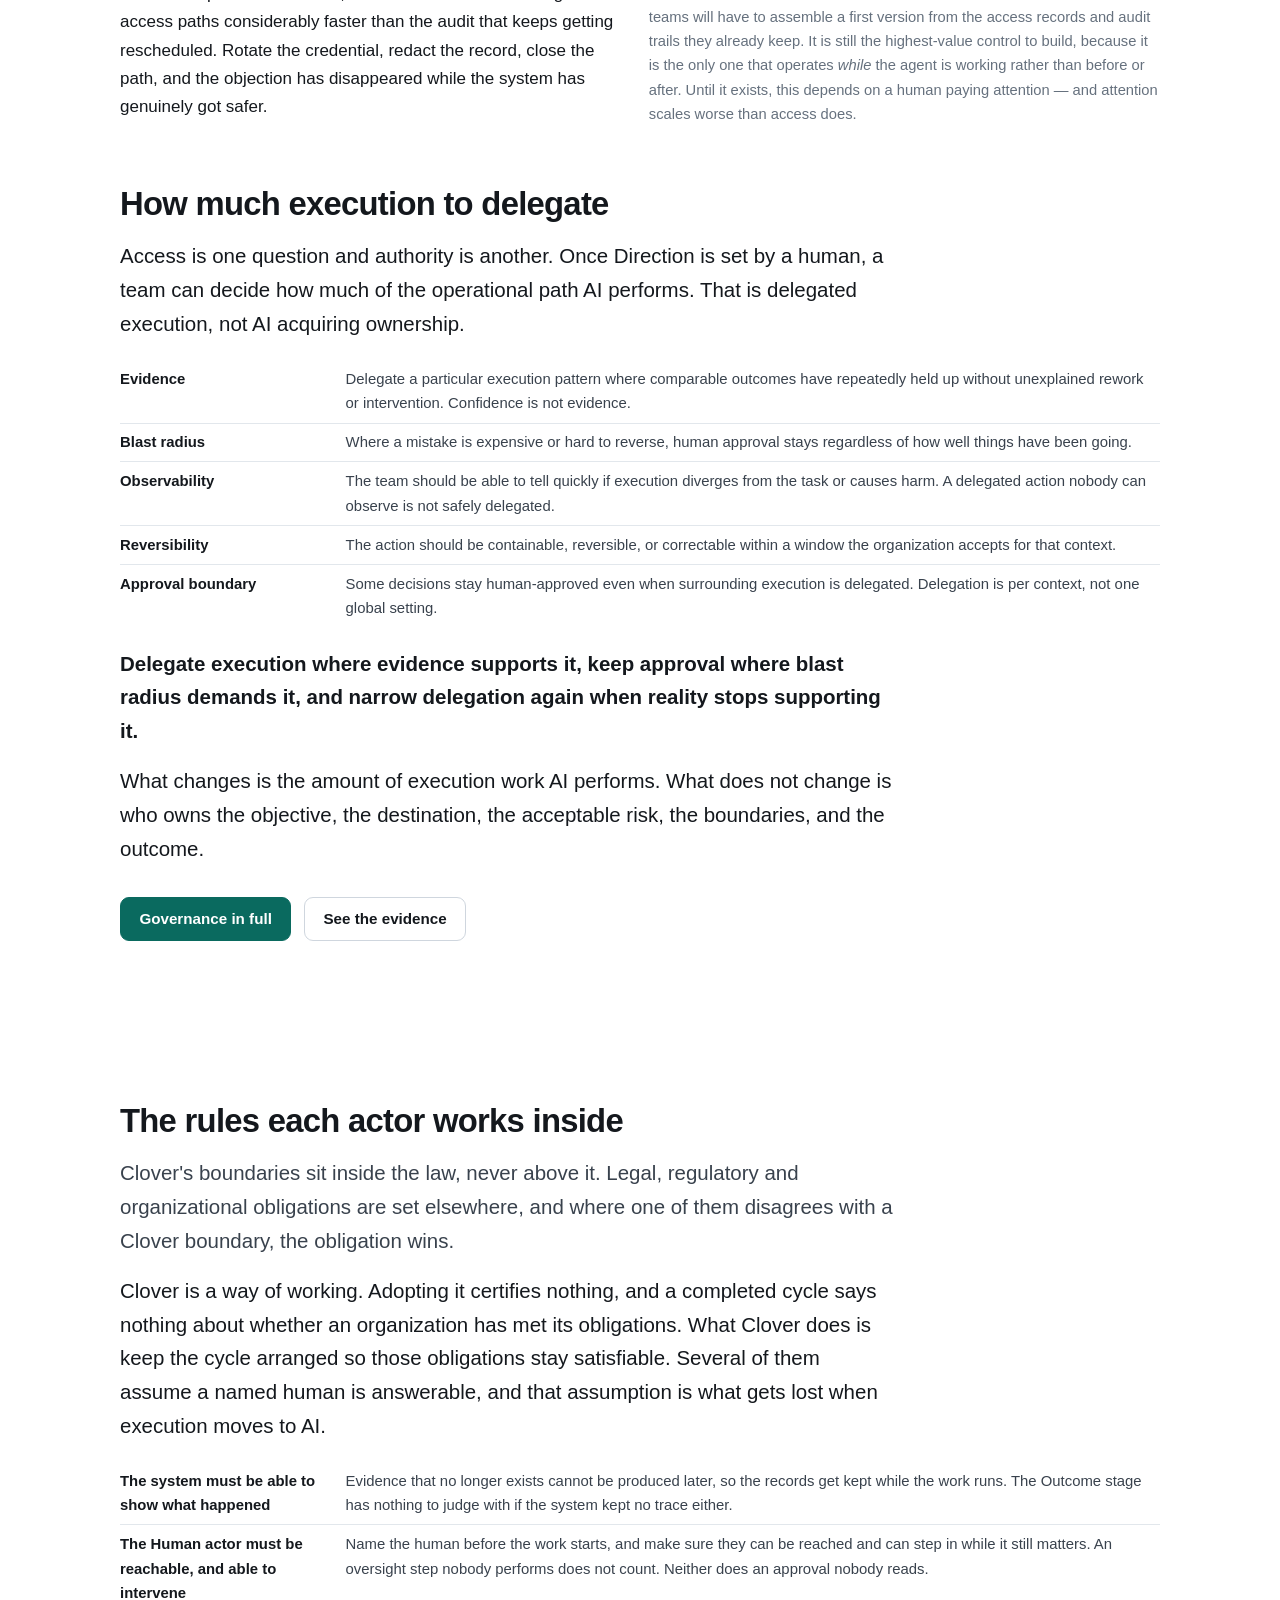
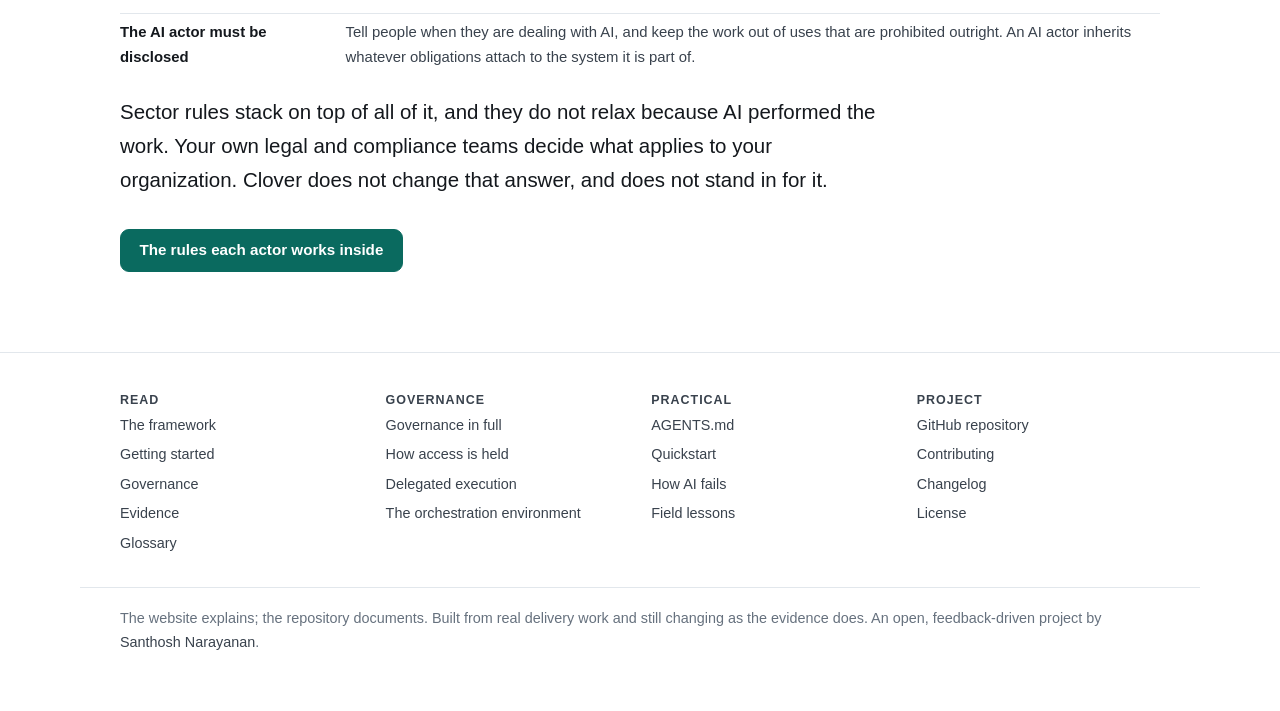
<file: site/security/index.html>
<!DOCTYPE html>
<html lang="en">
<head>
<meta charset="utf-8">
<meta name="viewport" content="width=device-width, initial-scale=1">
<title>Moved to /governance/ — Clover</title>
<link rel="canonical" href="https://cloverframework.com/governance/">
<meta name="robots" content="noindex">
<meta http-equiv="refresh" content="0; url=../governance/">
<link rel="stylesheet" href="../styles.css?v=2.0.0">
</head>
<body>
<main id="main" class="narrow">
  <h1>This page moved</h1>
  <p>Security and governance is now <a href="../governance/">Governance</a>.</p>
</main>
<script>location.replace('../governance/' + location.hash);</script>
</body>
</html>
</file>
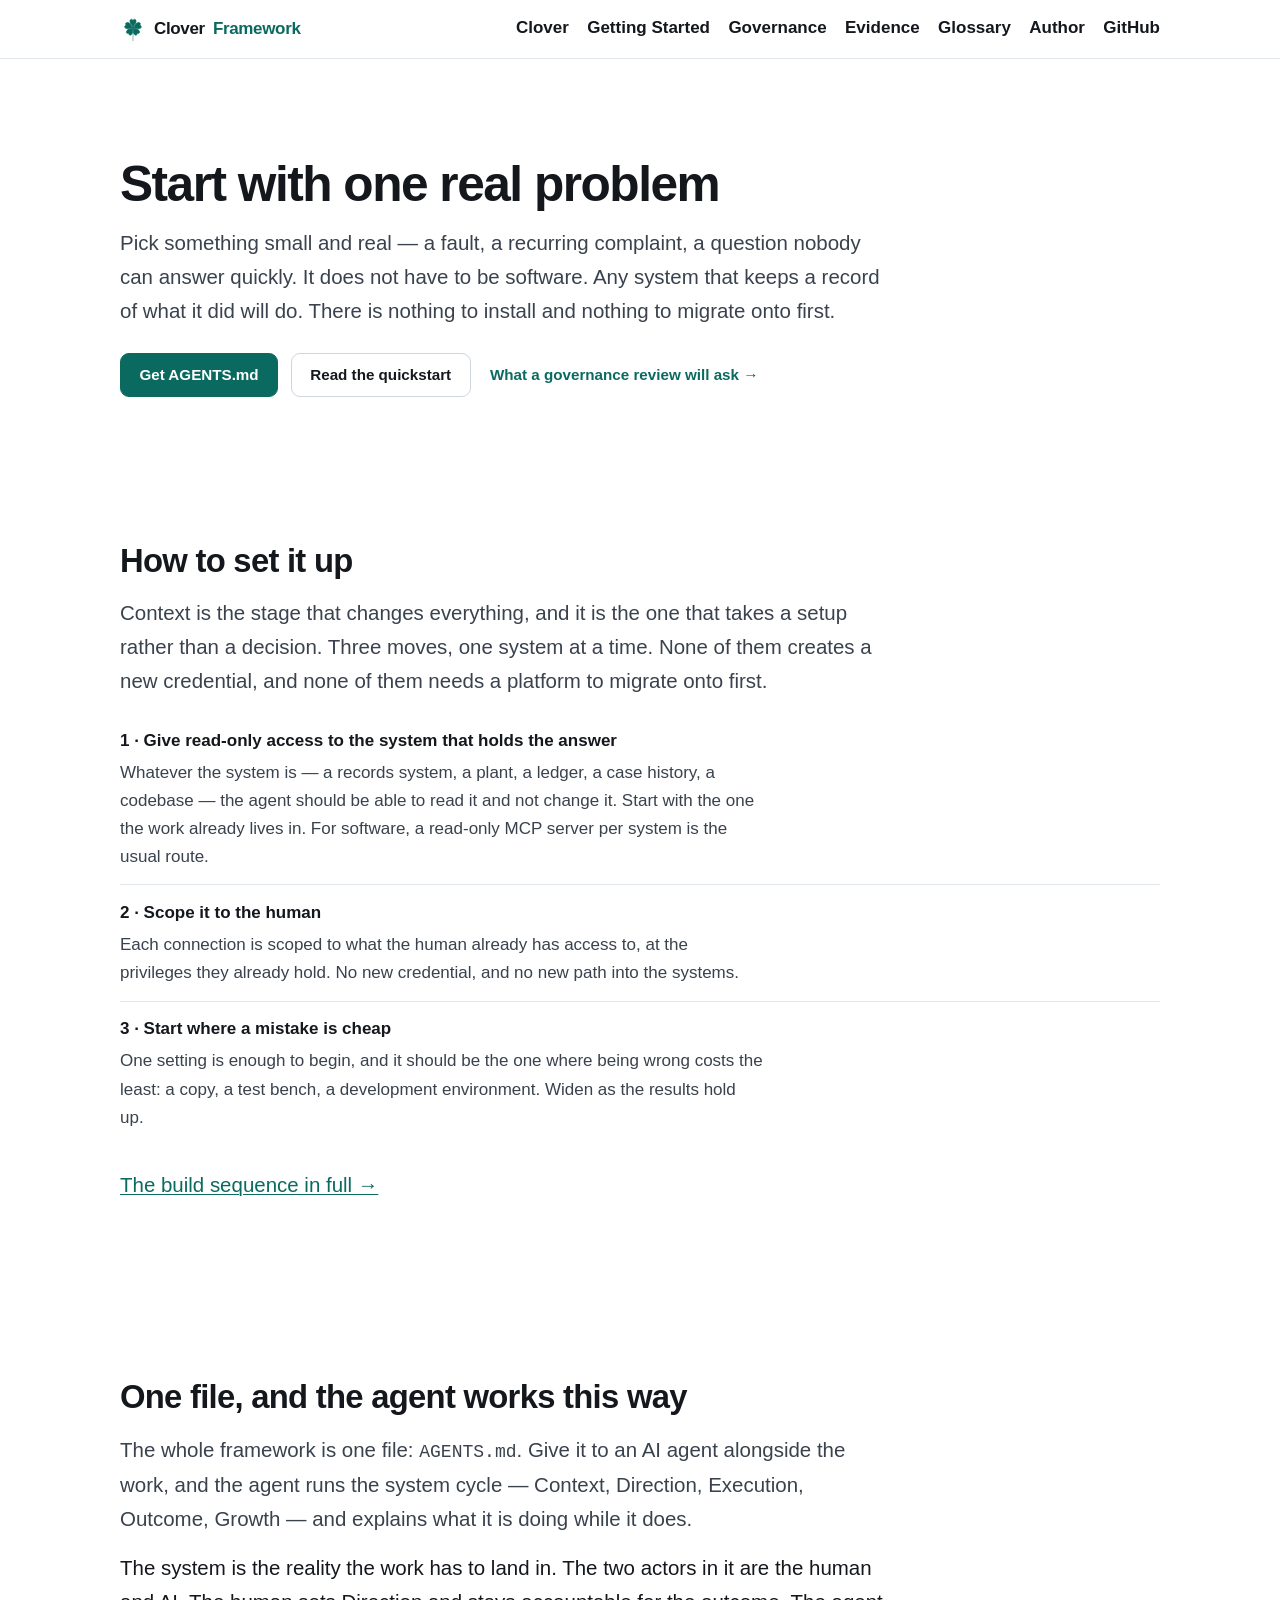
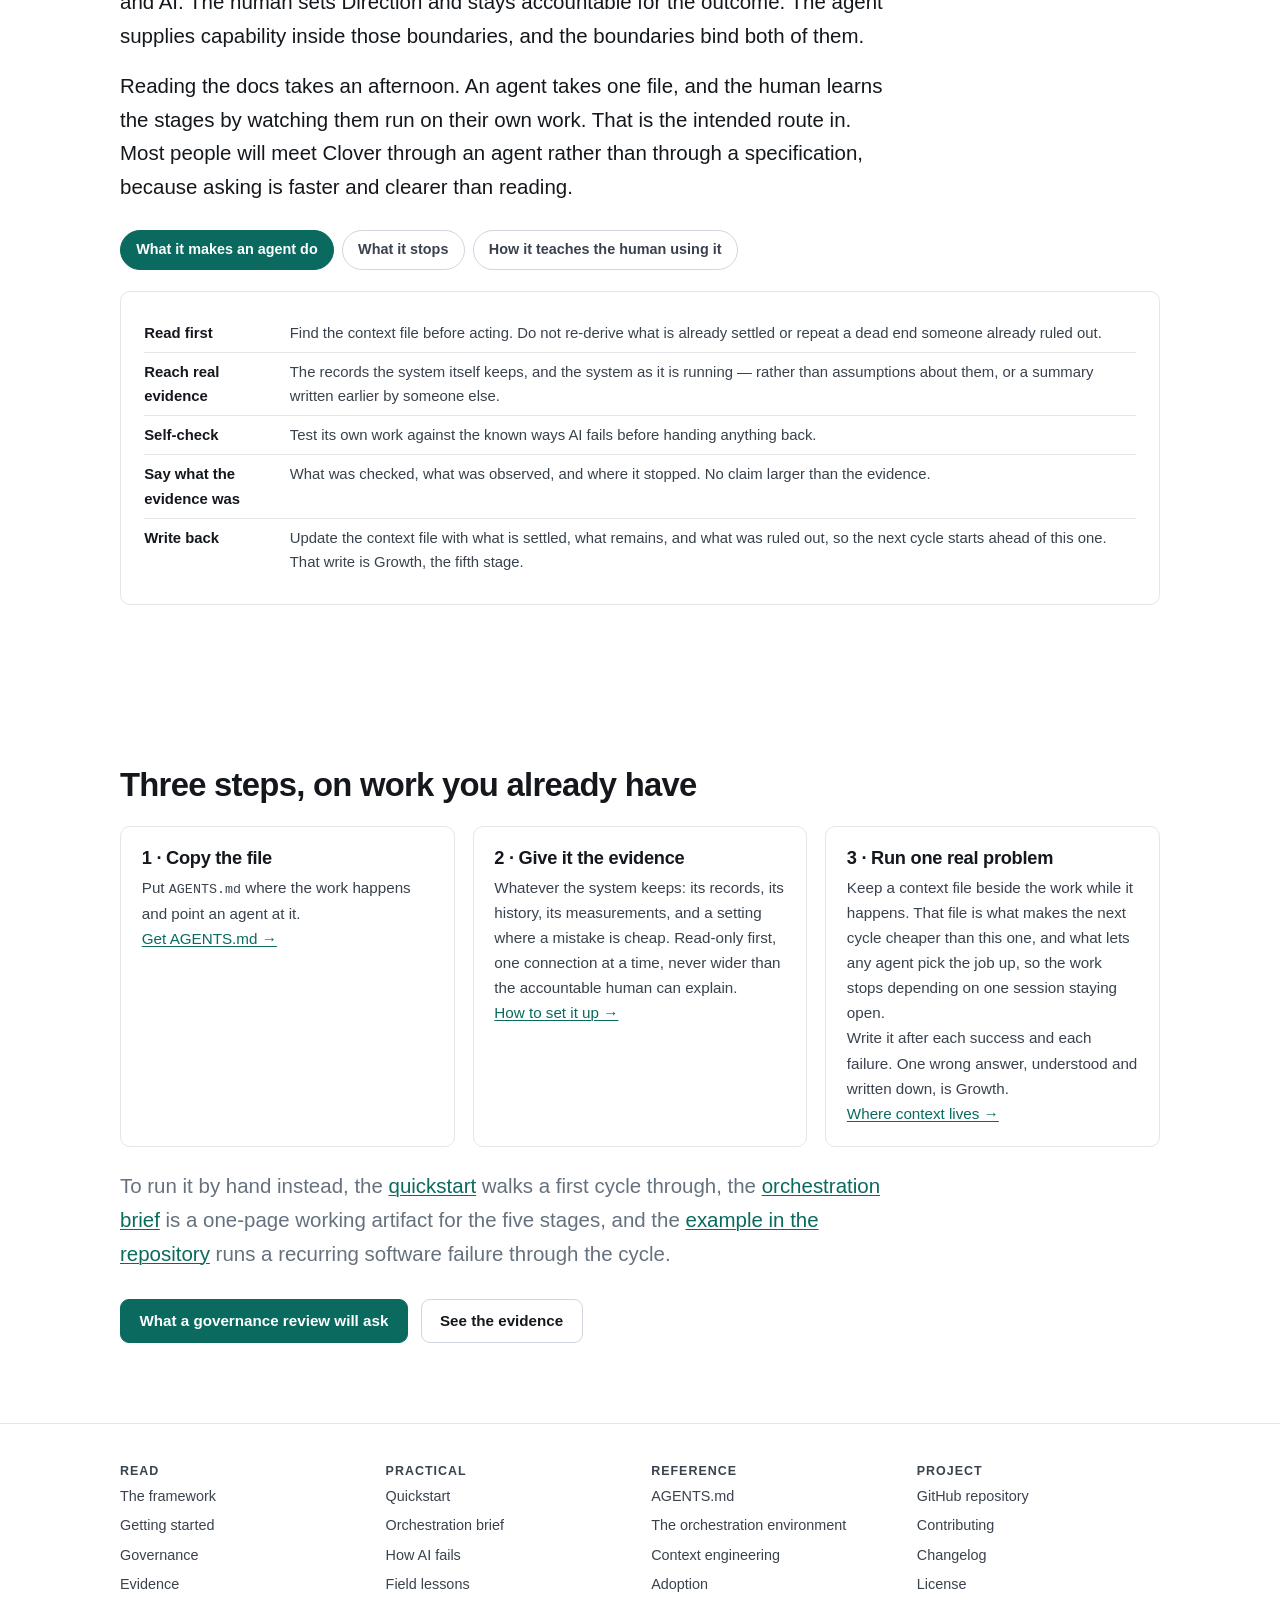
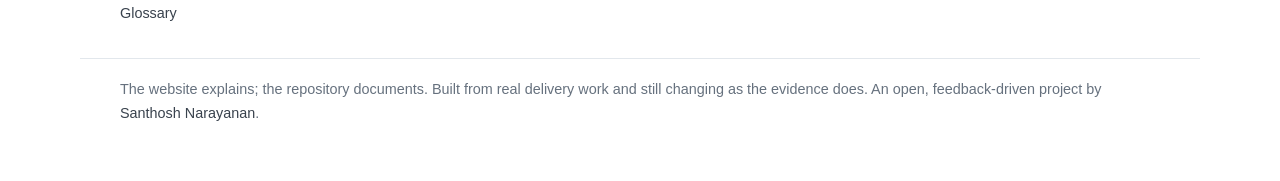
<file: site/start/index.html>
<!DOCTYPE html>
<html lang="en" class="no-js">
<head>
<meta charset="utf-8">
<meta name="viewport" content="width=device-width, initial-scale=1">
<title>Getting started — Clover</title>
<meta name="description" content="Give an agent read-only access to the systems that hold the answer, hand it AGENTS.md, and run one real problem through the cycle. Any system, not only software.">
<link rel="canonical" href="https://cloverframework.com/start/">
<meta property="og:title" content="Getting started — Clover">
<meta property="og:description" content="Three moves to reach the systems you already run, one file that makes an agent work this way, and one real problem to run through it.">
<meta property="og:type" content="article">
<meta property="og:url" content="https://cloverframework.com/start/">
<meta property="og:image" content="https://raw.githubusercontent.com/santhoshsathish94/clover-framework/main/assets/social-preview.png">
<meta name="twitter:card" content="summary_large_image">
<meta name="theme-color" content="#0a6a5f">
<link rel="stylesheet" href="../styles.css?v=2.0.0">
<script>document.documentElement.className = 'js';</script>
</head>
<body>
<a class="skip" href="#main">Skip to content</a>

<svg class="clover-sprite" width="0" height="0" aria-hidden="true" focusable="false">
  <defs>
    <path id="clover-leaf" d="M50 44C48 35 38 31 38 21C38 12 46 9 50 17C54 9 62 12 62 21C62 31 52 35 50 44Z"/>
  </defs>
</svg>

<header class="site-head">
  <div class="wrap">
    <a class="brand" href="../">
      <svg class="clover clover--brand" viewBox="0 0 100 100" aria-hidden="true" focusable="false">
        <path class="clover__stem" d="M50 48C50 68 50 80 50 95"/>
        <use class="clover__leaf is-filled" href="#clover-leaf"/>
        <use class="clover__leaf is-filled" href="#clover-leaf" transform="rotate(72 50 44)"/>
        <use class="clover__leaf is-filled" href="#clover-leaf" transform="rotate(144 50 44)"/>
        <use class="clover__leaf is-filled" href="#clover-leaf" transform="rotate(216 50 44)"/>
        <use class="clover__leaf is-filled" href="#clover-leaf" transform="rotate(288 50 44)"/>
      </svg>
      Clover <span>Framework</span></a>
    <button class="nav-toggle" type="button" aria-expanded="false" aria-controls="site-nav">
      <span class="nav-toggle__box" aria-hidden="true"><span></span></span>Menu
    </button>
    <nav class="site-nav" id="site-nav" aria-label="Primary">
      <a href="../">Clover</a>
      <a href="./" aria-current="page">Getting Started</a>
      <a href="../governance/">Governance</a>
      <a href="../evidence/">Evidence</a>
      <a href="../glossary/">Glossary</a>
      <a href="../author/">Author</a>
      <a href="https://github.com/santhoshsathish94/clover-framework">GitHub</a>
    </nav>
  </div>
</header>

<main id="main" tabindex="-1">

  <section class="hero" id="overview">
    <div class="wrap">
      <h1>Start with one real problem</h1>
      <p class="lede">Pick something small and real — a fault, a recurring complaint, a question
        nobody can answer quickly. It does not have to be software. Any system that keeps a record of
        what it did will do. There is nothing to install and nothing to migrate onto first.</p>
      <div class="actions">
        <a class="btn btn--primary" href="https://github.com/santhoshsathish94/clover-framework/blob/main/AGENTS.md">Get AGENTS.md</a>
        <a class="btn" href="https://github.com/santhoshsathish94/clover-framework/blob/main/QUICKSTART.md">Read the quickstart</a>
        <a class="btn btn--plain" href="../governance/">What a governance review will ask →</a>
      </div>
    </div>
  </section>

  <!-- ============ CONNECT THE SYSTEMS ============ -->
  <section class="band" id="setup">
    <div class="wrap">
      <h2>How to set it up</h2>
      <p class="lede">Context is the stage that changes everything, and it is the one that takes a
        setup rather than a decision. Three moves, one system at a time. None of them creates a new
        credential, and none of them needs a platform to migrate onto first.</p>

      <dl class="stack" style="margin-top:1.8rem">
        <div>
          <dt>1 · Give read-only access to the system that holds the answer</dt>
          <dd>Whatever the system is — a records system, a plant, a ledger, a case history, a
            codebase — the agent should be able to read it and not change it. Start with the one the
            work already lives in. For software, a read-only MCP server per system is the usual
            route.</dd>
        </div>
        <div>
          <dt>2 · Scope it to the human</dt>
          <dd>Each connection is scoped to what the human already has access to, at the privileges
            they already hold. No new credential, and no new path into the systems.</dd>
        </div>
        <div>
          <dt>3 · Start where a mistake is cheap</dt>
          <dd>One setting is enough to begin, and it should be the one where being wrong costs the
            least: a copy, a test bench, a development environment. Widen as the results hold up.</dd>
        </div>
      </dl>

      <p class="note" style="margin-top:1.4rem">
        <a href="https://github.com/santhoshsathish94/clover-framework/blob/main/docs/orchestration-environment.md#building-one">The build sequence in full →</a>
      </p>
    </div>
  </section>

  <!-- ============ THE AGENT FILE ============ -->
  <section class="band" id="agent">
    <div class="wrap">
      <h2>One file, and the agent works this way</h2>
      <p class="lede">The whole framework is one file: <code>AGENTS.md</code>. Give it to an AI agent
        alongside the work, and the agent runs the system cycle — Context, Direction, Execution,
        Outcome, Growth — and explains what it is doing while it does.</p>

      <p>The system is the reality the work has to land in. The two actors in it are the human and
        AI. The human sets Direction and stays accountable for the outcome. The agent supplies
        capability inside those boundaries, and the boundaries bind both of them.</p>

      <p>Reading the docs takes an afternoon. An agent takes one file, and the human learns the stages
        by watching them run on their own work. That is the intended route in. Most people will meet
        Clover through an agent rather than through a specification, because asking is faster and
        clearer than reading.</p>

      <div class="tabs" data-tabs="agent">
        <div class="tablist" role="tablist" aria-label="What the agent file does">
          <button class="tab" role="tab" id="ag-t1" aria-controls="ag-p1" aria-selected="true">What it makes an agent do</button>
          <button class="tab" role="tab" id="ag-t2" aria-controls="ag-p2" aria-selected="false">What it stops</button>
          <button class="tab" role="tab" id="ag-t3" aria-controls="ag-p3" aria-selected="false">How it teaches the human using it</button>
        </div>

        <div class="panel is-active" role="tabpanel" id="ag-p1" aria-labelledby="ag-t1" data-panel tabindex="0">
          <dl class="kv">
            <div><dt>Read first</dt><dd>Find the context file before acting. Do not re-derive what is already settled or repeat a dead end someone already ruled out.</dd></div>
            <div><dt>Reach real evidence</dt><dd>The records the system itself keeps, and the system as it is running — rather than assumptions about them, or a summary written earlier by someone else.</dd></div>
            <div><dt>Self-check</dt><dd>Test its own work against the known ways AI fails before handing anything back.</dd></div>
            <div><dt>Say what the evidence was</dt><dd>What was checked, what was observed, and where it stopped. No claim larger than the evidence.</dd></div>
            <div><dt>Write back</dt><dd>Update the context file with what is settled, what remains, and what was ruled out, so the next cycle starts ahead of this one. That write is Growth, the fifth stage.</dd></div>
          </dl>
        </div>

        <div class="panel" role="tabpanel" id="ag-p2" aria-labelledby="ag-t2" data-panel tabindex="0">
          <dl class="kv">
            <div><dt>Acting beyond its authority</dt><dd>Five things it must refuse outright, and the instruction to say what it refused and why rather than going quiet.</dd></div>
            <div><dt>Obeying the content it reads</dt><dd>Text found in a record, a page or a file is treated as <strong>data</strong>. The agent never follows instructions embedded in it, which is the defense against prompt injection stated as a rule the agent holds itself to.</dd></div>
            <div><dt>Leaking what it finds</dt><dd>Secrets and personal data encountered mid-task are treated as defects to report, never as material to use or repeat.</dd></div>
            <div><dt>Dressing activity up as outcome</dt><dd>"I updated six files" is not a result. The hand-back format makes the difference explicit.</dd></div>
            <div><dt>Retrying a failed fix</dt><dd>When Outcome fails it returns to Context. A second attempt needs new information rather than more determination.</dd></div>
          </dl>
        </div>

        <div class="panel" role="tabpanel" id="ag-p3" aria-labelledby="ag-t3" data-panel tabindex="0">
          <p>The file instructs the agent to treat the human in front of it as the one it is
            teaching, because for most teams that agent is the only teacher this framework will ever
            have.</p>
          <dl class="kv">
            <div><dt>Names the stage</dt><dd>"I am still in Context. I want to see what the system recorded before proposing a fix." The stages get learned by watching them run.</dd></div>
            <div><dt>Gives the reason</dt><dd>Every request for access, a success standard or an approval comes with what it is for. A reason teaches; a bare request just looks like process.</dd></div>
            <div><dt>Offers to set it up</dt><dd>Proposes the context file and writes the first version, rather than waiting to be asked.</dd></div>
            <div><dt>Matches the human</dt><dd>Explains each step the first time, and stops narrating once it is familiar.</dd></div>
            <div><dt>Humble, and still honest</dt><dd>Courtesy governs how it says something, never whether it says it. If the direction will not work it says so once, with a better option beside it, then respects the call.</dd></div>
          </dl>
        </div>
      </div>
    </div>
  </section>

  <!-- ============ FIRST RUN ============ -->
  <section class="band" id="first-run">
    <div class="wrap">
      <h2>Three steps, on work you already have</h2>

      <div class="grid grid--3" style="margin-top:1.4rem">
        <div class="card">
          <h3>1 · Copy the file</h3>
          <p>Put <code>AGENTS.md</code> where the work happens and point an agent at it.</p>
          <p><a href="https://github.com/santhoshsathish94/clover-framework/blob/main/AGENTS.md">Get AGENTS.md →</a></p>
        </div>
        <div class="card">
          <h3>2 · Give it the evidence</h3>
          <p>Whatever the system keeps: its records, its history, its measurements, and a setting
            where a mistake is cheap. Read-only first, one connection at a time, never wider than the
            accountable human can explain.</p>
          <p><a href="#setup">How to set it up →</a></p>
        </div>
        <div class="card">
          <h3>3 · Run one real problem</h3>
          <p>Keep a context file beside the work while it happens. That file is what makes the
            next cycle cheaper than this one, and what lets any agent pick the job up, so the work
            stops depending on one session staying open.</p>
          <p>Write it after each success and each failure. One wrong answer, understood and written
            down, is Growth.</p>
          <p><a href="https://github.com/santhoshsathish94/clover-framework/blob/main/docs/05-context-engineering.md#where-context-lives">Where context lives →</a></p>
        </div>
      </div>

      <p class="note" style="margin-top:1.4rem">To run it by hand instead, the
        <a href="https://github.com/santhoshsathish94/clover-framework/blob/main/QUICKSTART.md">quickstart</a>
        walks a first cycle through, the
        <a href="https://github.com/santhoshsathish94/clover-framework/blob/main/templates/orchestration-brief.md">orchestration brief</a>
        is a one-page working artifact for the five stages, and the
        <a href="https://github.com/santhoshsathish94/clover-framework/tree/main/examples/production-exception-remediation">example in the repository</a>
        runs a recurring software failure through the cycle.</p>

      <div class="actions" style="margin-top:1.8rem">
        <a class="btn btn--primary" href="../governance/">What a governance review will ask</a>
        <a class="btn" href="../evidence/">See the evidence</a>
      </div>
    </div>
  </section>

</main>

<footer class="site-foot">
  <div class="wrap site-foot__grid">
    <div>
      <h4>Read</h4>
      <ul>
        <li><a href="../">The framework</a></li>
        <li><a href="./">Getting started</a></li>
        <li><a href="../governance/">Governance</a></li>
        <li><a href="../evidence/">Evidence</a></li>
        <li><a href="../glossary/">Glossary</a></li>
      </ul>
    </div>
    <div>
      <h4>Practical</h4>
      <ul>
        <li><a href="https://github.com/santhoshsathish94/clover-framework/blob/main/QUICKSTART.md">Quickstart</a></li>
        <li><a href="https://github.com/santhoshsathish94/clover-framework/blob/main/templates/orchestration-brief.md">Orchestration brief</a></li>
        <li><a href="https://github.com/santhoshsathish94/clover-framework/blob/main/docs/how-ai-fails.md">How AI fails</a></li>
        <li><a href="https://github.com/santhoshsathish94/clover-framework/blob/main/docs/field-practices.md">Field lessons</a></li>
      </ul>
    </div>
    <div>
      <h4>Reference</h4>
      <ul>
        <li><a href="https://github.com/santhoshsathish94/clover-framework/blob/main/AGENTS.md">AGENTS.md</a></li>
        <li><a href="https://github.com/santhoshsathish94/clover-framework/blob/main/docs/orchestration-environment.md">The orchestration environment</a></li>
        <li><a href="https://github.com/santhoshsathish94/clover-framework/blob/main/docs/05-context-engineering.md">Context engineering</a></li>
        <li><a href="https://github.com/santhoshsathish94/clover-framework/blob/main/docs/09-adoption.md">Adoption</a></li>
      </ul>
    </div>
    <div>
      <h4>Project</h4>
      <ul>
        <li><a href="https://github.com/santhoshsathish94/clover-framework">GitHub repository</a></li>
        <li><a href="https://github.com/santhoshsathish94/clover-framework/blob/main/CONTRIBUTING.md">Contributing</a></li>
        <li><a href="https://github.com/santhoshsathish94/clover-framework/blob/main/CHANGELOG.md">Changelog</a></li>
        <li><a href="https://github.com/santhoshsathish94/clover-framework/blob/main/LICENSE">License</a></li>
      </ul>
    </div>
  </div>
  <div class="wrap site-foot__end">
    <p style="max-width:none">The website explains; the repository documents. Built from real
      delivery work and still changing as the evidence does. An open, feedback-driven project by
      <a href="../author/">Santhosh Narayanan</a>.</p>
  </div>
</footer>

<script src="../app.js?v=2.0.0" defer></script>
</body>
</html>
</file>
<file: site/styles.css>
:root {
  --ink: #14181d;
  --ink-2: #39424d;
  --muted: #66717e;
  --line: #e2e7ec;
  --line-2: #cfd6de;
  --bg: #ffffff;
  --soft: #f6f8fa;
  --soft-2: #eef2f6;
  --accent: #0a6a5f;
  --accent-soft: #e6f2f0;
  --accent-line: #7fb8b0;
  /* The hero leaf gradient, as variables so the mark can ripen. */
  --leaf-1: #17907f;
  --leaf-2: #0a6a5f;
  --leaf-3: #064f47;
  --warn: #8a5a00;
  --warn-soft: #fdf4e3;
  --radius: 10px;
  --measure: 68ch;
  --pad: clamp(1.25rem, 4vw, 2.5rem);
  --font: -apple-system, BlinkMacSystemFont, "Segoe UI", Roboto, "Helvetica Neue", Arial, sans-serif;
  --mono: ui-monospace, SFMono-Regular, "SF Mono", Menlo, Consolas, monospace;
}

* { box-sizing: border-box; }

html { -webkit-text-size-adjust: 100%; scroll-behavior: smooth; }

/* Page to page. Same-origin navigations cross-fade instead of flashing white. Browsers without
   view transitions ignore all of this and navigate as they always did. */
@media (prefers-reduced-motion: no-preference) {
  @view-transition { navigation: auto; }

  ::view-transition-old(root) {
    animation: fade-out 160ms cubic-bezier(0.4, 0, 1, 1) both;
  }
  ::view-transition-new(root) {
    animation: fade-in 260ms cubic-bezier(0, 0, 0.2, 1) both;
  }
}

@keyframes fade-out { to { opacity: 0; } }
@keyframes fade-in { from { opacity: 0; transform: translateY(6px); } }

@media (prefers-reduced-motion: reduce) {
  html { scroll-behavior: auto; }
  *, *::before, *::after {
    animation-duration: 0.001ms !important;
    transition-duration: 0.001ms !important;
  }
}

body {
  margin: 0;
  background: var(--bg);
  color: var(--ink);
  font-family: var(--font);
  font-size: 17px;
  line-height: 1.65;
  -webkit-font-smoothing: antialiased;
}

h1, h2, h3, h4 { line-height: 1.2; letter-spacing: -0.015em; margin: 0 0 0.5em; }
h1 { font-size: clamp(2rem, 5.2vw, 3.1rem); letter-spacing: -0.03em; }
h2 { font-size: clamp(1.5rem, 3.4vw, 2.05rem); letter-spacing: -0.022em; }
h3 { font-size: 1.14rem; }
h4 { font-size: 0.95rem; }
p { margin: 0 0 1rem; max-width: var(--measure); }
ul, ol { max-width: var(--measure); }
strong { font-weight: 650; }

a { color: var(--accent); text-decoration-thickness: 1px; text-underline-offset: 2px; }
a:hover { text-decoration-thickness: 2px; }

:focus-visible {
  outline: 2px solid var(--accent);
  outline-offset: 3px;
  border-radius: 4px;
}

code, .mono { font-family: var(--mono); font-size: 0.88em; }

.skip {
  position: absolute; left: -9999px; top: 0; z-index: 100;
  background: var(--ink); color: #fff; padding: 0.7rem 1rem; border-radius: 0 0 6px 0;
}
.skip:focus { left: 0; }

/* ---------- layout ---------- */

.wrap { width: min(1120px, 100%); margin-inline: auto; padding-inline: var(--pad); }
.narrow { width: min(760px, 100%); margin-inline: auto; padding-inline: var(--pad); }

section[id] { scroll-margin-top: 5rem; }
.kv[id], .wrong[id] { scroll-margin-top: 6rem; }

.band { padding-block: clamp(3rem, 7vw, 5rem); }

.lede { font-size: 1.12rem; color: var(--ink-2); }
.note { font-size: 0.92rem; color: var(--muted); }

/* Section prose sits at the hero's scale on every page, so a heading is not twice the size of the
   text under it. Only prose directly inside a section: cards, panels and columns keep their density.
   The floor is 1.12rem rather than the hero's 1.05rem, which is below the 17px body size and would
   have made narrow screens smaller instead of larger. `main.narrow` rather than `main` so this beats
   `.lede`, which would otherwise leave a lede smaller than the paragraphs under it. */
main section.band > .wrap > p,
main section.band > .wrap > .scale-dimensions > div > p,
main.narrow > p { font-size: clamp(1.12rem, 2.2vw, 1.28rem); }

/* A section-level h3 has to clear the prose under it, which is now the hero size. Scoped, because
   every other h3 on the site sits inside a card or a tab panel and keeps its own smaller size. */
main section.band > .wrap > h3,
main.narrow > h3 { font-size: clamp(1.35rem, 2.6vw, 1.6rem); }

/* ---------- author page ---------- */

.author-head { display: grid; grid-template-columns: auto minmax(0, 1fr); gap: 1.4rem; align-items: center; }
.author-head h1 { margin-top: 0; }
@media (max-width: 560px) { .author-head { grid-template-columns: 1fr; gap: 0.9rem; } }

/* The peacock feather belongs to the author, not to Clover. It appears only on this page. */
.feather { display: block; width: auto; }
.feather--lg { height: 118px; }
.feather--sm { height: 76px; margin: 0 auto 1rem; }

.verse { margin: 2.6rem 0 0; padding: 0; border: 0; text-align: center; }
.verse p[lang="sa"] {
  font-family: "Nirmala UI", "Noto Sans Devanagari", "Mangal", serif;
  font-size: 1.16rem; line-height: 1.9; color: var(--ink); margin: 0 0 0.8rem;
}
.verse__meaning {
  font-size: 0.95rem; color: var(--ink-2); margin: 0 auto;
  max-width: 46ch;
}

/* ---------- the clover mark ---------- */
/* One <path id="clover-leaf"> lives in a hidden sprite at the top of the page. Every mark is that
   one leaf <use>d and rotated around (50, 44). No JS, no external assets. */

.clover-sprite { position: absolute; width: 0; height: 0; overflow: hidden; }

.clover {
  display: block; flex: none;
  width: clamp(72px, 12vw, 112px); height: auto;
}
.clover__leaf { fill: none; stroke: var(--accent-line); stroke-width: 3; stroke-linejoin: round; }
.clover__leaf.is-filled { fill: var(--accent); stroke: var(--accent); stroke-width: 2; }
.clover__stem { fill: none; stroke: var(--accent-line); stroke-width: 3.5; stroke-linecap: round; }

/* Wider than the other marks because the hero clover carries a label on every leaf. */
.clover--hero { width: clamp(260px, 36vw, 400px); justify-self: center; margin-inline: auto; }
.clover--brand { width: 26px; }

/* The three narrative marks: three leaves, then four, then five. */
.clover--mark { width: clamp(200px, 40vw, 420px); }

/* A leaf that is already part of the ordinary way of working. */
.clover__leaf.is-soft { fill: var(--accent-soft); stroke: var(--accent-line); stroke-width: 2.5; }
/* The leaf that just arrived. */
.clover__leaf.is-new { fill: var(--accent); stroke: var(--accent); stroke-width: 2.5; }
/* Growth: dotted, because it has not arrived yet. */
.clover__leaf.is-next {
  fill: none; stroke: var(--accent-line); stroke-width: 2.5;
  stroke-dasharray: 5 4.5; stroke-linecap: round;
}

.clover__label {
  font-family: var(--font); font-size: 6px; font-weight: 650; letter-spacing: 0.02em;
  fill: var(--ink-2);
}

/* Each leaf carries its own stage description, so it is hoverable and reachable by keyboard. */
.clover__leaf-hit { cursor: pointer; outline: none; }
.clover__leaf-hit .clover__leaf,
.clover__leaf-hit .clover__label { transition: fill 160ms ease, stroke 160ms ease; }
.clover__leaf-hit:hover .clover__leaf,
.clover__leaf-hit:focus-visible .clover__leaf { fill: var(--ink); stroke: var(--ink); }
.clover__leaf-hit:hover .clover__label,
.clover__leaf-hit:focus-visible .clover__label { fill: var(--ink); font-weight: 800; }
.clover__leaf-hit:focus-visible .clover__leaf { stroke: var(--ink); stroke-width: 5; }

/* Only the hero mark is shaded and veined. The smaller marks stay flat. */
.clover--hero .clover__leaf.is-filled { fill: url(#leaf-fade); stroke: none; }

/* The mark ripens once the closing sections arrive: the same leaves, later in their life. The stops
   are driven by variables because a fill cannot animate between two url() paints, but stop-color
   can. Set on the root so the gradient in the sprite inherits them; it serves the hero mark alone,
   so the header logo stays green. */
:root.is-mature {
  --leaf-1: #e8b23a;
  --leaf-2: #d8812c;
  --leaf-3: #a34f1e;
}
#leaf-fade stop { transition: stop-color 700ms ease; }
#leaf-fade stop:nth-of-type(1) { stop-color: var(--leaf-1); }
#leaf-fade stop:nth-of-type(2) { stop-color: var(--leaf-2); }
#leaf-fade stop:nth-of-type(3) { stop-color: var(--leaf-3); }
.clover--hero .clover__leaf-hit:hover .clover__leaf,
.clover--hero .clover__leaf-hit:focus-visible .clover__leaf { fill: var(--ink); stroke: none; }
.clover__vein { fill: none; stroke: #ffffff; stroke-opacity: 0.5; stroke-width: 1.25; stroke-linecap: round; stroke-linejoin: round; pointer-events: none; }
.clover__label--now { fill: var(--accent); font-weight: 700; }
.clover__label--next { fill: var(--muted); }

/* Closing question. The mark is black here and carries no labels. */
.clover--ink .clover__leaf { fill: var(--ink); stroke: var(--ink); stroke-width: 2; }
.clover--ink .clover__stem { stroke: var(--ink); }

.ask__q {
  margin-top: 2rem; font-size: clamp(1.15rem, 2.6vw, 1.5rem); line-height: 1.45;
  font-weight: 600; color: var(--ink); max-width: 44rem; text-wrap: balance;
}

/* ---------- the narrative arc ---------- */

.arc {
  display: grid; gap: 1.5rem 2.4rem; align-items: center; margin-top: 1.7rem;
  grid-template-columns: minmax(0, 1fr) minmax(0, 1fr);
}
@media (max-width: 860px) { .arc { grid-template-columns: minmax(0, 1fr); } }

.arc__mark { margin: 0; display: grid; justify-items: center; gap: 0.7rem; }
.arc__mark figcaption {
  font-size: 0.9rem; color: var(--muted); text-align: center; max-width: 34ch;
}
.arc__body > :last-child { margin-bottom: 0; }
.arc__body h3 { margin-bottom: 0.5rem; }
.arc__body ul { margin: 0 0 1rem; padding-left: 1.15rem; }
.arc__body li { margin-bottom: 0.2rem; }

/* ---------- leaf sections ---------- */

.holds dt { flex: 0 0 5.5rem; }
.holds dd { padding-top: 0.1rem; }

.wrong { margin-top: 1.8rem; padding: 0.1rem 0 0.1rem 1.1rem; border-left: 3px solid var(--line-2); }
.wrong h3 {
  font-size: 0.83rem; font-weight: 650; letter-spacing: 0.06em; text-transform: uppercase;
  color: var(--muted); margin: 0.6rem 0 0.5rem;
}
.wrong p { font-size: 0.97rem; color: var(--ink-2); }
.wrong p:last-child { margin-bottom: 0.6rem; }

/* Full-measure variants. The heading stays outside the columns so it cannot flow into one. */
.wrong__flow, .wrong__cols p { max-width: none; }
@media (min-width: 900px) {
  .wrong__flow, .wrong__cols { columns: 2; column-gap: 3rem; }
  .wrong__cols p { break-inside: avoid; }
  .wrong__cols p:last-child { margin-bottom: 0.6rem; }
}

/* Heading and lead on the left, the detail on the right. */
.split { display: grid; gap: 1.1rem 2.8rem; align-items: start; }
.split h3 { margin-top: 0; }
.split__lead > :last-child, .split__body > :last-child { margin-bottom: 0; }
.split > .split__body { margin-top: 0; }
@media (min-width: 860px) {
  .split { grid-template-columns: minmax(0, 0.85fr) minmax(0, 1.15fr); }
}

/* ---------- header ---------- */

.site-head {
  position: sticky; top: 0; z-index: 50;
  background: rgba(255, 255, 255, 0.92);
  backdrop-filter: saturate(180%) blur(8px);
  border-bottom: 1px solid var(--line);
}
.site-head .wrap {
  display: flex; align-items: center; gap: 1rem;
  min-height: 3.6rem; flex-wrap: wrap;
}
.brand {
  display: inline-flex; align-items: center; gap: 0.5rem;
  font-weight: 680; letter-spacing: -0.02em; color: var(--ink); text-decoration: none;
  margin-right: auto; font-size: 1.0625rem;
}
.brand span { color: var(--accent); font-weight: 600; }
.site-nav { display: flex; gap: 0.35rem 1.15rem; flex-wrap: wrap; align-items: center; }
.site-nav a {
  color: var(--ink); text-decoration: none; font-size: 1.0625rem; font-weight: 600;
  padding: 0.3rem 0; border-bottom: 2px solid transparent;
}
.site-nav a:hover { color: var(--accent); border-bottom-color: var(--accent-line); }

/* Menu toggle. Wide screens never see it; without JS it stays hidden and the nav stays open. */
.nav-toggle {
  display: none; align-items: center; gap: 0.55rem;
  background: none; border: 1px solid var(--line-2); border-radius: 8px;
  padding: 0.42rem 0.7rem; font: inherit; font-size: 0.88rem; font-weight: 620;
  color: var(--ink); cursor: pointer;
}
.nav-toggle:hover { border-color: var(--accent-line); color: var(--accent); }
.nav-toggle__box { position: relative; display: block; width: 17px; height: 11px; }
.nav-toggle__box span,
.nav-toggle__box::before,
.nav-toggle__box::after {
  content: ''; position: absolute; left: 0; right: 0; height: 2px;
  background: currentColor; border-radius: 2px;
  transition: transform 0.18s ease, opacity 0.18s ease;
}
.nav-toggle__box::before { top: 0; }
.nav-toggle__box span { top: 4.5px; }
.nav-toggle__box::after { bottom: 0; }
.nav-toggle[aria-expanded="true"] .nav-toggle__box::before { transform: translateY(4.5px) rotate(45deg); }
.nav-toggle[aria-expanded="true"] .nav-toggle__box span { opacity: 0; }
.nav-toggle[aria-expanded="true"] .nav-toggle__box::after { transform: translateY(-4.5px) rotate(-45deg); }

@media (max-width: 999px) {
  .site-head .wrap { min-height: 3.2rem; gap: 0.6rem; }
  .nav-toggle { display: inline-flex; }
  .site-nav { display: none; flex-basis: 100%; flex-direction: column; gap: 0; margin-top: 0.1rem; padding-bottom: 0.5rem; align-items: stretch; }
  .site-nav.is-open { display: flex; max-height: calc(100dvh - 4rem); overflow-y: auto; }
  .site-nav > a {
    font-size: 1rem; padding: 0.78rem 0.15rem;
    border-bottom: 1px solid var(--line); border-top: 0;
  }
  .site-nav > a:last-child { border-bottom: 0; }
  .site-nav > a:hover { border-bottom-color: var(--line); }
}

.no-js .nav-toggle { display: none; }
.no-js .site-nav { display: flex; }

/* ---------- hero ---------- */

.hero { padding-block: clamp(3rem, 9vw, 6rem) clamp(2.5rem, 6vw, 4rem); }
.hero h1 { max-width: 22ch; margin-bottom: 0.25em; }
.hero__tagline { max-width: 44ch; margin: 0 0 0.9rem; font-size: clamp(1.15rem, 2.6vw, 1.5rem); font-weight: 600; line-height: 1.3; letter-spacing: -0.015em; color: var(--accent); }
.hero .lede { max-width: 68ch; font-size: clamp(1.12rem, 2.2vw, 1.28rem); }

/* ---------- the five stages ---------- */
/* One section per stage. The pinned mark carries the highlight; these two rules are what app.js
   toggles on it, and they are kept here beside the sections that drive them. */
.story__leaf { transition: fill 0.25s ease; }
.story__label { transition: fill 0.25s ease, font-weight 0.25s ease; }

/* The unknown clover: the whole mark goes to ink on the closing stage. */
.pinned.is-ink .story__leaf { fill: var(--ink); }
.pinned.is-ink .story__label { fill: var(--ink); }

@media (prefers-reduced-motion: reduce) {
  .story__leaf, .story__label { transition: none; }
}
/* ---------- buttons ---------- */

.actions { display: flex; flex-wrap: wrap; align-items: center; gap: 0.7rem 0.8rem; margin-top: 1.6rem; }
.btn {
  display: inline-flex; align-items: center; justify-content: center;
  padding: 0.72rem 1.15rem; border-radius: 9px;
  border: 1px solid var(--line-2); background: var(--bg); color: var(--ink);
  font-size: 0.95rem; font-weight: 620; line-height: 1.2; text-decoration: none;
  transition: background-color 0.15s ease, border-color 0.15s ease, color 0.15s ease;
}
.btn:hover { border-color: var(--accent-line); color: var(--accent); }
.btn--primary {
  background: var(--accent); border-color: var(--accent); color: #fff;
}
.btn--primary:hover { background: #085349; border-color: #085349; color: #fff; }
.btn--plain {
  border-color: transparent; background: none; color: var(--accent);
  padding-inline: 0.35rem;
}
.btn--plain:hover { border-color: transparent; color: #085349; text-decoration: underline; text-underline-offset: 3px; }

@media (max-width: 480px) {
  .actions { gap: 0.6rem; }
  .actions .btn { width: 100%; }
  .actions .btn--plain { width: auto; }
}

.hero__top { display: grid; grid-template-columns: minmax(0, 1fr) auto; gap: 1.2rem 2rem; align-items: center; }
@media (max-width: 620px) { .hero__top { grid-template-columns: 1fr; } }

/* One mark for the whole page. The sections stay full-bleed so their tint and rule still reach the
   edges; the mark rides above them in a zero-height sticky rail, and the text column is narrowed on
   the right by exactly the space the mark occupies. */
.pinned { position: relative; --mark-w: clamp(260px, 36vw, 400px); --mark-gap: 3rem; }
.pinned .wrap { padding-right: calc(var(--pad) + var(--mark-w) + var(--mark-gap)); }
/* Sticky at the vertical middle: 50vh rather than 50%, because a percentage inset on a sticky box
   resolves against the containing block, and .pinned is the whole page tall. The rail has no height,
   so the mark is pulled up by half its own to sit centred on that line. */
.pinned__mark {
  position: sticky; top: 50vh; z-index: 2; height: 0;
  width: min(1120px, 100%); margin-inline: auto; padding-inline: var(--pad);
  display: flex; justify-content: flex-end; align-items: flex-start;
}
/* .clover centres itself with auto margins, which in a flex row beats justify-content. */
.pinned__mark > svg { margin-inline: 0; width: var(--mark-w); transform: translateY(-50%); }
/* The turn happens inside the viewBox, around the leaves' own pivot at 50,44. Rotating the element
   instead would grow its box to the diagonal and push the page sideways. */
.clover__spin { will-change: transform; }

/* The one mark also serves the story: its leaf goes to ink as that step scrolls into view. */
.pinned__mark .story__leaf { transition: fill 0.25s ease; }
.pinned__mark .story__leaf.is-active { fill: var(--ink); }
.pinned__mark .story__label.is-active { fill: var(--ink); font-weight: 800; }

@media (max-width: 860px) {
  /* Above the text and pinned to the top bar, small enough to leave the page readable behind it.
     The header is 3.2rem here, so the band starts a little under it: at 3.6rem the page scrolled
     through the sliver between the two. Both are white, so the overlap is invisible, and it holds
     if the header grows. */
  .pinned .wrap { padding-right: var(--pad); }
  .pinned { --mark-w: clamp(110px, 30vw, 160px); }
  .pinned__mark {
    height: auto; top: 3rem; z-index: 5; justify-content: center;
    padding-block: 0.9rem 0.7rem;
    background: var(--bg); border-bottom: 1px solid var(--line);
  }
  .pinned__mark > svg { transform: none; }
}

.no-js .pinned__mark { position: static; height: auto; justify-content: center; }
.no-js .pinned__mark > svg { transform: none; }
.no-js .pinned .wrap { padding-right: var(--pad); }

/* ---------- grids & cards ---------- */

.grid { display: grid; gap: 1.1rem; }
.grid--2 { grid-template-columns: repeat(auto-fit, minmax(280px, 1fr)); }
.grid--3 { grid-template-columns: repeat(auto-fit, minmax(240px, 1fr)); }

.card {
  background: #fff; border: 1px solid var(--line); border-radius: var(--radius);
  padding: 1.25rem 1.3rem;
}
.card h3 { margin-bottom: 0.35rem; }
.card p { font-size: 0.95rem; color: var(--ink-2); margin-bottom: 0; max-width: none; }

.kv { margin: 0; }
.kv div { display: flex; gap: 0.6rem; padding: 0.42rem 0; border-top: 1px solid var(--line); font-size: 0.93rem; }
.kv div:first-child { border-top: 0; }
.kv dt { flex: 0 0 8.5rem; font-weight: 620; color: var(--ink); }
.kv dd { margin: 0; color: var(--ink-2); }
.kv--wide dt { flex-basis: 13.5rem; }

.diagram { margin: 1.6rem 0 0; }
.diagram img {
  display: block; width: 100%; height: auto;
  border: 1px solid var(--line); border-radius: 10px; background: #fff;
}
.diagram figcaption { margin-top: 0.5rem; font-size: 0.86rem; color: var(--muted); }
.diagram + .diagram { margin-top: 1.2rem; }

@media (max-width: 620px) {
  .kv div { flex-direction: column; gap: 0.1rem; }
  .kv dt { flex: none; }
}

/* ---------- tabs (shared) ---------- */

.tabs { margin-top: 1.6rem; }

.tablist { display: flex; flex-wrap: wrap; gap: 0.5rem; padding: 0; margin: 0 0 1.3rem; }

.tab {
  font: inherit; font-size: 0.9rem; font-weight: 600; cursor: pointer;
  background: #fff; color: var(--ink-2);
  border: 1px solid var(--line-2); border-radius: 100px;
  padding: 0.45rem 0.95rem;
}
.tab:hover { border-color: var(--accent-line); color: var(--accent); }
.tab[aria-selected="true"] {
  background: var(--accent); border-color: var(--accent); color: #fff;
}

.panel {
  border: 1px solid var(--line); border-radius: var(--radius);
  padding: 1.4rem 1.45rem; background: #fff;
}
.panel > :last-child { margin-bottom: 0; }
.panel h3 { margin-bottom: 0.4rem; }
.panel__sub { font-size: 0.83rem; font-weight: 600; letter-spacing: 0.04em; text-transform: uppercase; color: var(--muted); margin: 1.2rem 0 0.4rem; }
.panel ul { margin: 0 0 0.9rem; padding-left: 1.1rem; }
.panel li { margin-bottom: 0.25rem; font-size: 0.95rem; color: var(--ink-2); }

.js .panel[data-panel]:not(.is-active) { display: none; }
.no-js .tablist { display: none; }
.no-js .panel { margin-bottom: 0.9rem; }

/* two-column panel body */
.panel__cols { display: grid; gap: 0.6rem 2rem; grid-template-columns: repeat(auto-fit, minmax(220px, 1fr)); }
.panel__cols p { max-width: none; }
.panel__cols > div > :last-child { margin-bottom: 0; }

.owner {
  display: inline-flex; align-items: center; gap: 0.4rem;
  font-size: 0.78rem; font-weight: 650; letter-spacing: 0.03em;
  border-radius: 100px; padding: 0.18rem 0.6rem; border: 1px solid var(--line-2);
  color: var(--ink-2); background: var(--soft);
}
.owner--human { border-color: #c9b8d8; background: #f6f1fa; color: #5b3f75; }
.owner--ai { border-color: var(--accent-line); background: var(--accent-soft); color: #05564c; }

/* ---------- stacked definition lists ---------- */
/* Plain stacked list: one item per row, no card chrome. */
.stack { margin: 1.3rem 0 0; }
.stack div { padding: 0.85rem 0; border-top: 1px solid var(--line); }
.stack div:first-child { border-top: 0; padding-top: 0; }
.stack dt { font-weight: 650; color: var(--ink); margin-bottom: 0.25rem; }
.stack dd { margin: 0; color: var(--ink-2); max-width: var(--measure); }

@media (min-width: 760px) {
  .stack--2 { display: grid; grid-template-columns: 1fr 1fr; column-gap: 2.4rem; }
  .stack--2 div:nth-child(2) { border-top: 0; padding-top: 0; }
}

/* ---------- chips ---------- */

.chip {
  display: inline-block;
  font-size: 0.78rem; font-weight: 620; border-radius: 100px; padding: 0.2rem 0.65rem;
  background: var(--soft-2); color: var(--ink-2); border: 1px solid var(--line);
}

/* ---------- evidence / case studies ---------- */

.case__status {
  font-size: 0.82rem; color: var(--warn); background: var(--warn-soft);
  border: 1px solid #e2c88a; border-radius: 6px; padding: 0.4rem 0.6rem;
}

/* ---------- footer ---------- */

.site-foot {
  border-top: 1px solid var(--line);
  padding-block: 2.5rem; margin-top: 0;
  font-size: 0.9rem; color: var(--muted);
}
.site-foot .wrap { display: grid; gap: 1.4rem; grid-template-columns: repeat(auto-fit, minmax(200px, 1fr)); }
.site-foot h4 { font-size: 0.78rem; letter-spacing: 0.08em; text-transform: uppercase; color: var(--ink-2); }
.site-foot ul { list-style: none; margin: 0; padding: 0; display: grid; gap: 0.35rem; }
.site-foot a { color: var(--ink-2); text-decoration: none; }
.site-foot a:hover { color: var(--accent); text-decoration: underline; }
.site-foot__end { border-top: 1px solid var(--line); margin-top: 2rem; padding-top: 1.2rem; }

/* ---------- glossary page ---------- */

.filter {
  font: inherit; width: min(28rem, 100%); padding: 0.6rem 0.85rem;
  border: 1px solid var(--line-2); border-radius: 8px; margin-bottom: 1.6rem;
}
.terms { display: grid; gap: 0; margin: 0; }
.terms > div { padding: 0.95rem 0; border-top: 1px solid var(--line); }
.terms dt { font-weight: 650; margin-bottom: 0.15rem; }
.terms dd { margin: 0; color: var(--ink-2); font-size: 0.95rem; max-width: var(--measure); }
.terms > div[hidden] { display: none; }

/* ---------- touch targets ---------- */
/* Last in the file so these win over the base control padding. */
@media (max-width: 800px) {
  .tab { padding-block: 0.62rem; }
}
</file>
